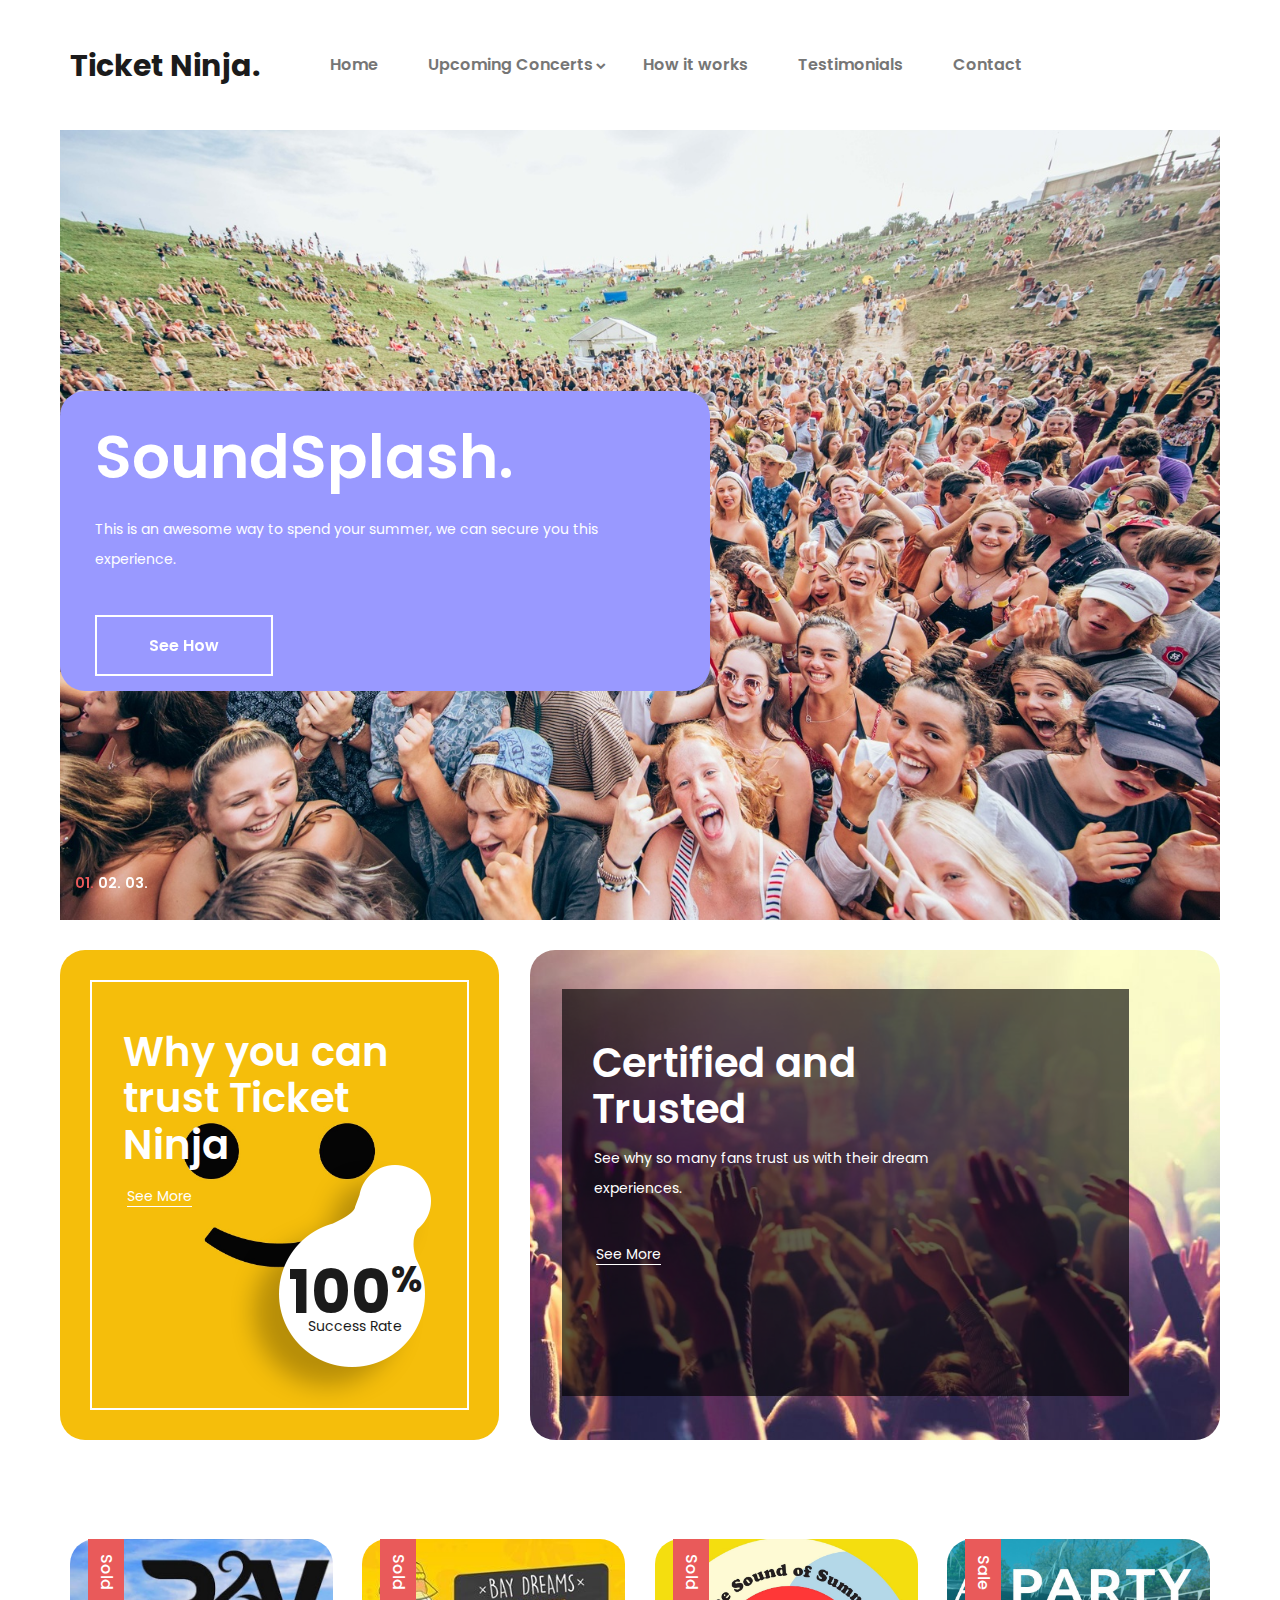
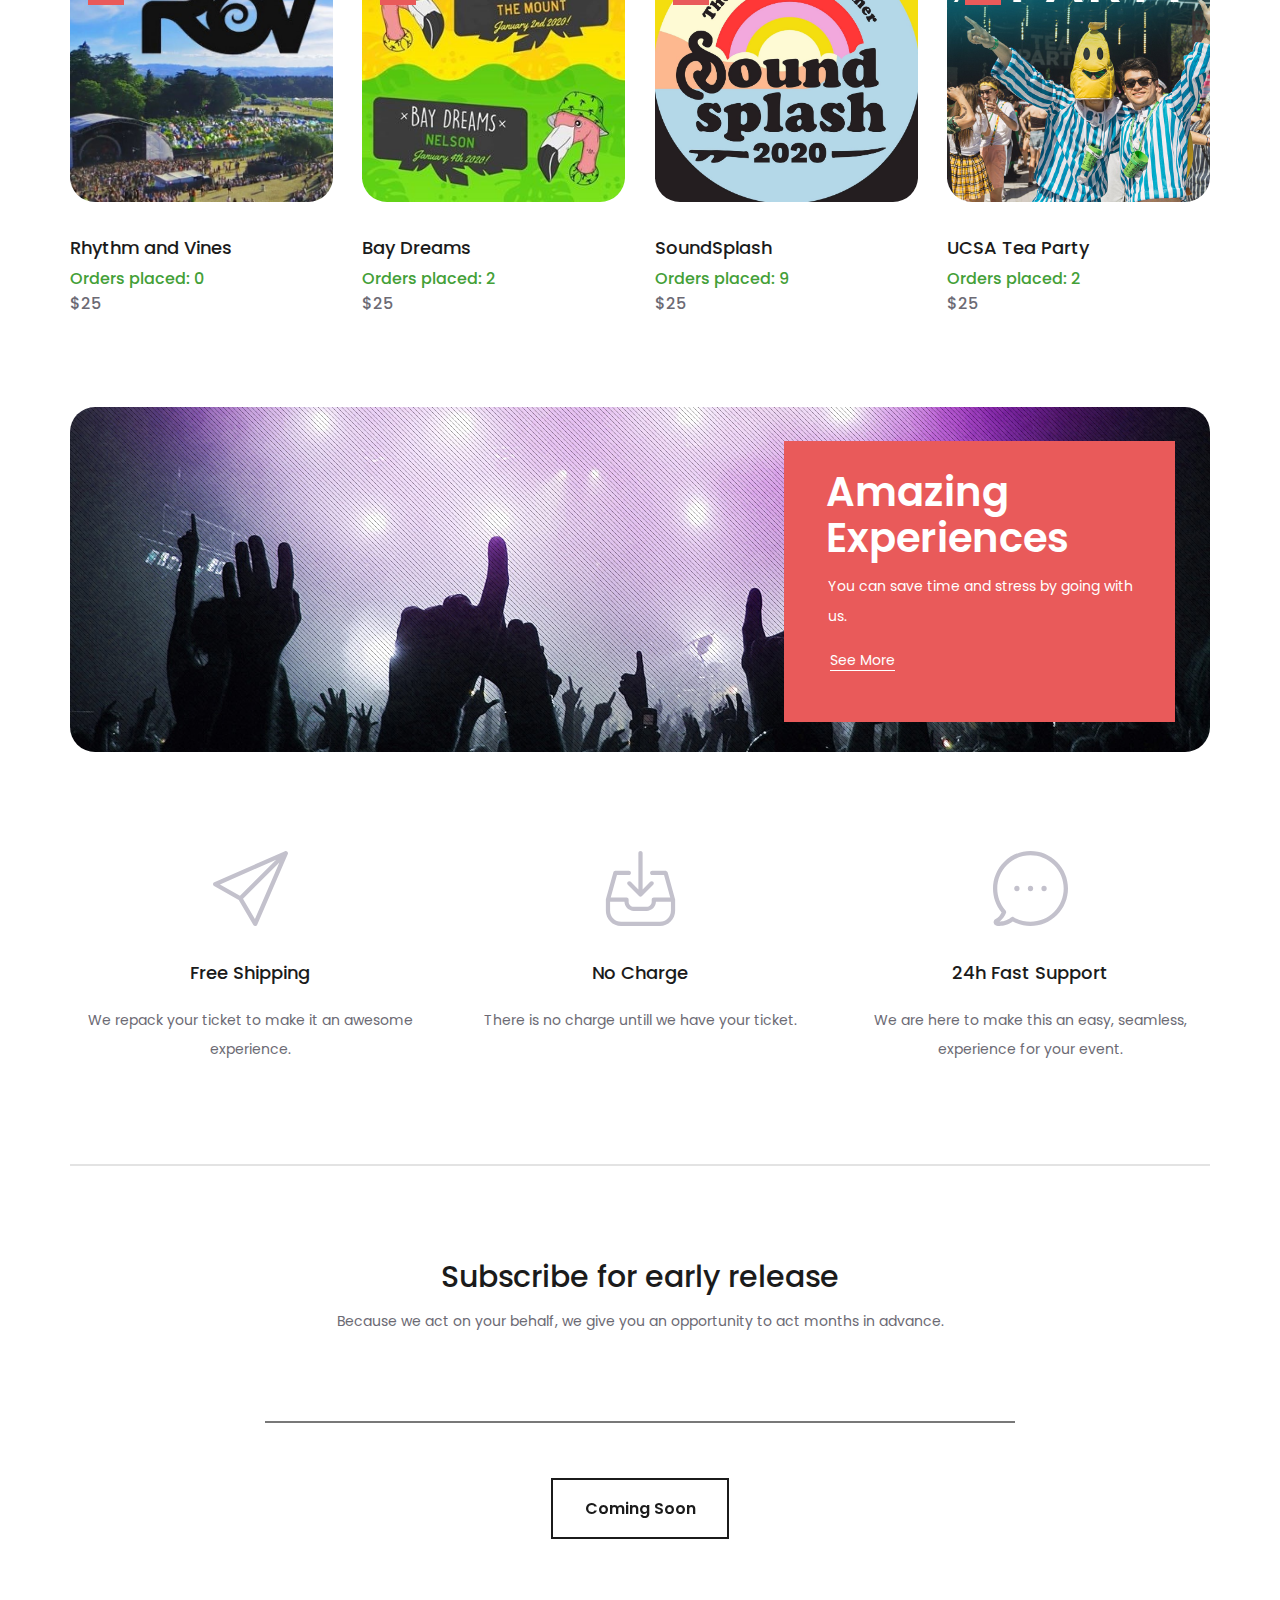
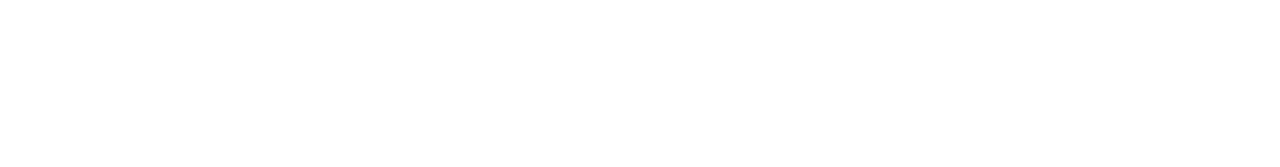
<file: index.html>
<!DOCTYPE html>
<html lang="en">
<head>
<title>Ticket Ninja</title>
<meta charset="utf-8">
<meta http-equiv="X-UA-Compatible" content="IE=edge">
<meta name="description" content="We can, when you can't">
<meta name="viewport" content="width=device-width, initial-scale=1">
<link rel="stylesheet" type="text/css" href="styles/bootstrap4/bootstrap.min.css">
<link href="plugins/font-awesome-4.7.0/css/font-awesome.min.css" rel="stylesheet" type="text/css">
<link rel="stylesheet" type="text/css" href="plugins/OwlCarousel2-2.2.1/owl.carousel.css">
<link rel="stylesheet" type="text/css" href="plugins/OwlCarousel2-2.2.1/owl.theme.default.css">
<link rel="stylesheet" type="text/css" href="plugins/OwlCarousel2-2.2.1/animate.css">
<link rel="stylesheet" type="text/css" href="styles/main_styles.css">
<link rel="stylesheet" type="text/css" href="styles/responsive.css">
</head>
<body>

<div class="super_container">

	<!-- Header -->

	<header class="header">
		<div class="header_container">
			<div class="container">
				<div class="row">
					<div class="col">
						<div class="header_content d-flex flex-row align-items-center justify-content-start">
							<div class="logo"><a href="#">Ticket Ninja.</a></div>
							<nav class="main_nav">
								<ul>
									<li><a href="index.html">Home</a></li>
									<li class="hassubs">
										<a href="upcomingConcerts.html">Upcoming Concerts</a>
										<ul>
											<li><a href="rv.html">Rhythm and vines</a></li>
											<li><a href="bayDreams.html">Bay Dreams</a></li>
											<li><a href="soundSplash.html">SoundSplash</a></li>
											<li><a href="teaparty.html">UCSA Tea Party</a></li>
										</ul>
									</li>
									<li><a href="howItWorks.html">How it works</a></li>
									<li><a href="testimonials.html">Testimonials</a></li>
									<li><a href="contact.html">Contact</a></li>
								</ul>
							</nav>
								<div class="hamburger"><i class="fa fa-bars" aria-hidden="true"></i></div>
							</div>
						</div>
					</div>
				</div>
			</div>
		</div>

		<!-- Social -->
		<div class="header_social">
			<ul>
				<li><a href="#"><i class="fa fa-pinterest" aria-hidden="true"></i></a></li>
				<li><a href="#"><i class="fa fa-instagram" aria-hidden="true"></i></a></li>
				<li><a href="#"><i class="fa fa-facebook" aria-hidden="true"></i></a></li>
				<li><a href="#"><i class="fa fa-twitter" aria-hidden="true"></i></a></li>
			</ul>
		</div>
	</header>

	<!-- Menu -->

	<div class="menu menu_mm trans_300">
		<div class="menu_container menu_mm">
			<div class="page_menu_content">
							
				<div class="page_menu_search menu_mm">
					<form action="#">
						<input type="search" required="required" class="page_menu_search_input menu_mm" placeholder="Search for products...">
					</form>
				</div>
				<ul class="page_menu_nav menu_mm">
					<li class="page_menu_item menu_mm"><a href="index.html">Home<i class="fa fa-angle-down"></i></a></li>
					<li class="page_menu_item has-children menu_mm">
						<a href="upcomingConcerts.html">Up coming events<i class="fa fa-angle-down"></i></a>
						<ul class="page_menu_selection menu_mm">
							<li class="page_menu_item menu_mm"><a href="rv.html">Rhythm and vines<i class="fa fa-angle-down"></i></a></li>
							<li class="page_menu_item menu_mm"><a href="bayDreams.html">Bay Dreams<i class="fa fa-angle-down"></i></a></li>
							<li class="page_menu_item menu_mm"><a href="soundSplash.html">SoundSplash<i class="fa fa-angle-down"></i></a></li>
							<li class="page_menu_item menu_mm"><a href="teaparty.html">UCSA Tea Party<i class="fa fa-angle-down"></i></a></li>
							
						</ul>
					</li>
					<li class="page_menu_item menu_mm"><a href="howItWorks.html">How it works<i class="fa fa-angle-down"></i></a></li>
					<li class="page_menu_item menu_mm"><a href="testimonials.html">Testimonials<i class="fa fa-angle-down"></i></a></li>
					<li class="page_menu_item menu_mm"><a href="contact.html">Contact<i class="fa fa-angle-down"></i></a></li>
				</ul>
			</div>
		</div>

		<div class="menu_close"><i class="fa fa-times" aria-hidden="true"></i></div>

		<div class="menu_social">
			<ul>
				<li><a href="#"><i class="fa fa-pinterest" aria-hidden="true"></i></a></li>
				<li><a href="#"><i class="fa fa-instagram" aria-hidden="true"></i></a></li>
				<li><a href="#"><i class="fa fa-facebook" aria-hidden="true"></i></a></li>
				<li><a href="#"><i class="fa fa-twitter" aria-hidden="true"></i></a></li>
			</ul>
		</div>
	</div>
	
	<!-- Home -->

	<div class="home">
		<div class="home_slider_container">
			
			<!-- Home Slider -->
			<div class="owl-carousel owl-theme home_slider">


				<!-- Slider Item -->
				<div class="owl-item home_slider_item">
					<div class="home_slider_background" style="background-image:url(images/home_slider_3.jpg)"></div>
					<div class="home_slider_content_container">
						<div class="container">
							<div class="row">
								<div class="col">
									<div class="home_slider_content"  data-animation-in="fadeIn" data-animation-out="animate-out fadeOut">
										<div class="home_slider_title">SoundSplash.</div>
										<div class="home_slider_subtitle">This is an awesome way to spend your summer, we can secure you this experience.</div>
										<div class="button button_light home_button"><a href="soundSplash.html">See How</a></div>
									</div>
								</div>
							</div>
						</div>
					</div>
				</div>
				
				<!-- Slider Item -->
				<div class="owl-item home_slider_item">
					<div class="home_slider_background" style="background-image:url(images/home_slider_1.jpg)"></div>
					<div class="home_slider_content_container">
						<div class="container">
							<div class="row">
								<div class="col">
									<div class="home_slider_content"  data-animation-in="fadeIn" data-animation-out="animate-out fadeOut">
										<div class="home_slider_title">Bay Dreams.</div>
										<div class="home_slider_subtitle">If your worried about missing out, then don't, we can get the tickets on your behalf.</div>
										<div class="button button_light home_button"><a href="bayDreams.html">Visit Now</a></div>
									</div>
								</div>
							</div>
						</div>
					</div>
				</div>

				<!-- Slider Item -->
				<div class="owl-item home_slider_item">
					<div class="home_slider_background" style="background-image:url(images/home_slider_2.jpg)"></div>
					<div class="home_slider_content_container">
						<div class="container">
							<div class="row">
								<div class="col">
									<div class="home_slider_content"  data-animation-in="fadeIn" data-animation-out="animate-out fadeOut">
										<div class="home_slider_title">Rhythm and Vines.</div>
										<div class="home_slider_subtitle">What a time to be alive, you don't want to miss this music festival.</div>
										<div class="button button_light home_button"><a href="rv.html">See How</a></div>
									</div>
								</div>
							</div>
						</div>
					</div>
				</div>
			</div>



			<!-- Home Slider Dots -->
			
			<div class="home_slider_dots_container">
				<div class="container">
					<div class="row">
						<div class="col">
							<div class="home_slider_dots">
								<ul id="home_slider_custom_dots" class="home_slider_custom_dots">
									<li class="home_slider_custom_dot active">01.</li>
									<li class="home_slider_custom_dot">02.</li>
									<li class="home_slider_custom_dot">03.</li>
								</ul>
							</div>
						</div>
					</div>
				</div>	
			</div>

		</div>
	</div>

	<!-- Ads -->

	<div class="avds">
		<div class="avds_container d-flex flex-lg-row flex-column align-items-start justify-content-between">
			<div class="avds_small">
				<div class="avds_background" style="background-image:url(images/avds_small.jpg)"></div>
				<div class="avds_small_inner">
					<div class="avds_discount_container">
						<img src="images/discount.png" alt="">
						<div>
							<div class="avds_discount">
								<div>100<span>%</span></div>
								<div>Success Rate</div>
							</div>
						</div>
					</div>
					<div class="avds_small_content">
						<div class="avds_title">Why you can trust Ticket Ninja</div>
						<div class="avds_link"><a href="howItWorks.html">See More</a></div>
					</div>
				</div>
			</div>
			<div class="avds_large">
				<div class="avds_background" style="background-image:url(images/avds_large.jpg)"></div>
				<div class="avds_large_container">
					<div class="avds_large_content">
						<div class="avds_title">Certified and Trusted</div>
						<div class="avds_text">See why so many fans trust us with their dream experiences.</div>
						<div class="avds_link avds_link_large"><a href="testimonials.html">See More</a></div>
					</div>
				</div>
			</div>
		</div>
	</div>

	<!-- Products -->

	<div class="products">
		<div class="container">
			<div class="row">
				<div class="col">
					
					<div class="product_grid">

						<!-- Product -->
						<div class="product">
							<div class="product_image"><img src="images/product_2.jpg" alt=""></div>
							<div class="product_extra product_sale"><a href="categories.html">Sold</a></div>
							<div class="product_content">
								<div class="product_title"><a href="rv.html">Rhythm and Vines</a></div>
								<div class="orders_placed">Orders placed: 0</div>
								<div class="product_price">$25</div>
							</div>
						</div>

						<!-- Product -->
						<div class="product">
							<div class="product_image"><img src="images/product_3.jpg" alt=""></div>
							<div class="product_extra product_sale"><a href="categories.html">Sold</a></div>
							<div class="product_content">
								<div class="product_title"><a href="bayDreams">Bay Dreams</a></div>
								<div class="orders_placed">Orders placed: 2</div>
								<div class="product_price">$25</div>
							</div>
						</div>

						<!-- Product -->
						<div class="product">
							<div class="product_image"><img src="images/product_4.jpg" alt=""></div>
							<div class="product_extra product_sale"><a href="categories.html">Sold</a></div>
							<div class="product_content">
								<div class="product_title"><a href="soundSplash.html">SoundSplash</a></div>
								<div class="orders_placed">Orders placed: 9</div>
								<div class="product_price">$25</div>
							</div>
						</div>

						<!-- Product -->
						<div class="product">
							<div class="product_image"><img src="images/product_5.jpg" alt=""></div>
							<div class="product_extra product_sale"><a href="categories.html">Sale</a></div>
							<div class="product_content">
								<div class="product_title"><a href="teaparty.html">UCSA Tea Party</a></div>
								<div class="orders_placed">Orders placed: 2</div>
								<div class="product_price">$25</div>
							</div>
						</div>


					</div>
						
				</div>
			</div>
		</div>
	</div>

	<!-- Ad -->

	<div class="avds_xl">
		<div class="container">
			<div class="row">
				<div class="col">
					<div class="avds_xl_container clearfix">
						<div class="avds_xl_background" style="background-image:url(images/avds_xl.jpg)"></div>
						<div class="avds_xl_content">
							<div class="avds_title">Amazing Experiences</div>
							<div class="avds_text">You can save time and stress by going with us.</div>
							<div class="avds_link avds_xl_link"><a href="howItWorks.html">See More</a></div>
						</div>
					</div>
				</div>
			</div>
		</div>
	</div>

	<!-- Icon Boxes -->

	<div class="icon_boxes">
		<div class="container">
			<div class="row icon_box_row">
				
				<!-- Icon Box -->
				<div class="col-lg-4 icon_box_col">
					<div class="icon_box">
						<div class="icon_box_image"><img src="images/icon_1.svg" alt=""></div>
						<div class="icon_box_title">Free Shipping</div>
						<div class="icon_box_text">
							<p>We repack your ticket to make it an awesome experience.</p>
						</div>
					</div>
				</div>

				<!-- Icon Box -->
				<div class="col-lg-4 icon_box_col">
					<div class="icon_box">
						<div class="icon_box_image"><img src="images/icon_2.svg" alt=""></div>
						<div class="icon_box_title">No Charge</div>
						<div class="icon_box_text">
							<p>There is no charge untill we have your ticket.</p>
						</div>
					</div>
				</div>

				<!-- Icon Box -->
				<div class="col-lg-4 icon_box_col">
					<div class="icon_box">
						<div class="icon_box_image"><img src="images/icon_3.svg" alt=""></div>
						<div class="icon_box_title">24h Fast Support</div>
						<div class="icon_box_text">
							<p>We are here to make this an easy, seamless, experience for your event.</p>
						</div>
					</div>
				</div>

			</div>
		</div>
	</div>

	<!-- Newsletter -->

	<div class="newsletter">
		<div class="container">
			<div class="row">
				<div class="col">
					<div class="newsletter_border"></div>
				</div>
			</div>
			<div class="row">
				<div class="col-lg-8 offset-lg-2">
					<div class="newsletter_content text-center">
						<div class="newsletter_title">Subscribe for early release</div>
						<div class="newsletter_text"><p>Because we act on your behalf, we give you an opportunity to act months in advance.</p></div>
						<div class="newsletter_form_container">
							<form action="#" id="newsletter_form" class="newsletter_form">
								<input type="email" class="newsletter_input" required="required">
								<button class="newsletter_button trans_200"><span>Coming Soon</span></button>
							</form>
						</div>
					</div>
				</div>
			</div>
		</div>
	</div>

	<!-- Footer -->
	
	<div class="footer_overlay"></div>
	<footer class="footer">
		<div class="footer_background" style="background-image:url(images/footer.jpg)"></div>
		<div class="container">
			<div class="row">
				<div class="col">
					<div class="footer_content d-flex flex-lg-row flex-column align-items-center justify-content-lg-start justify-content-center">
						<div class="footer_logo"><a href="#">Ticket Ninja.</a></div>
						<div class="copyright ml-auto mr-auto"><!-- Link back to Colorlib can't be removed. Template is licensed under CC BY 3.0. -->
Copyright &copy;<script>document.write(new Date().getFullYear());</script> All rights reserved | <a href="https://colorlib.com" target="_blank">Colorlib</a>
<!-- Link back to Colorlib can't be removed. Template is licensed under CC BY 3.0. --></div>
						<div class="footer_social ml-lg-auto">
							<ul>
								<li><a href="#"><i class="fa fa-pinterest" aria-hidden="true"></i></a></li>
								<li><a href="#"><i class="fa fa-instagram" aria-hidden="true"></i></a></li>
								<li><a href="#"><i class="fa fa-facebook" aria-hidden="true"></i></a></li>
								<li><a href="#"><i class="fa fa-twitter" aria-hidden="true"></i></a></li>
							</ul>
						</div>
					</div>
				</div>
			</div>
		</div>
	</footer>
</div>

<script src="js/jquery-3.2.1.min.js"></script>
<script src="styles/bootstrap4/popper.js"></script>
<script src="styles/bootstrap4/bootstrap.min.js"></script>
<script src="plugins/greensock/TweenMax.min.js"></script>
<script src="plugins/greensock/TimelineMax.min.js"></script>
<script src="plugins/scrollmagic/ScrollMagic.min.js"></script>
<script src="plugins/greensock/animation.gsap.min.js"></script>
<script src="plugins/greensock/ScrollToPlugin.min.js"></script>
<script src="plugins/OwlCarousel2-2.2.1/owl.carousel.js"></script>
<script src="plugins/Isotope/isotope.pkgd.min.js"></script>
<script src="plugins/easing/easing.js"></script>
<script src="plugins/parallax-js-master/parallax.min.js"></script>
<script src="js/custom.js"></script>
</body>
</html>
</file>
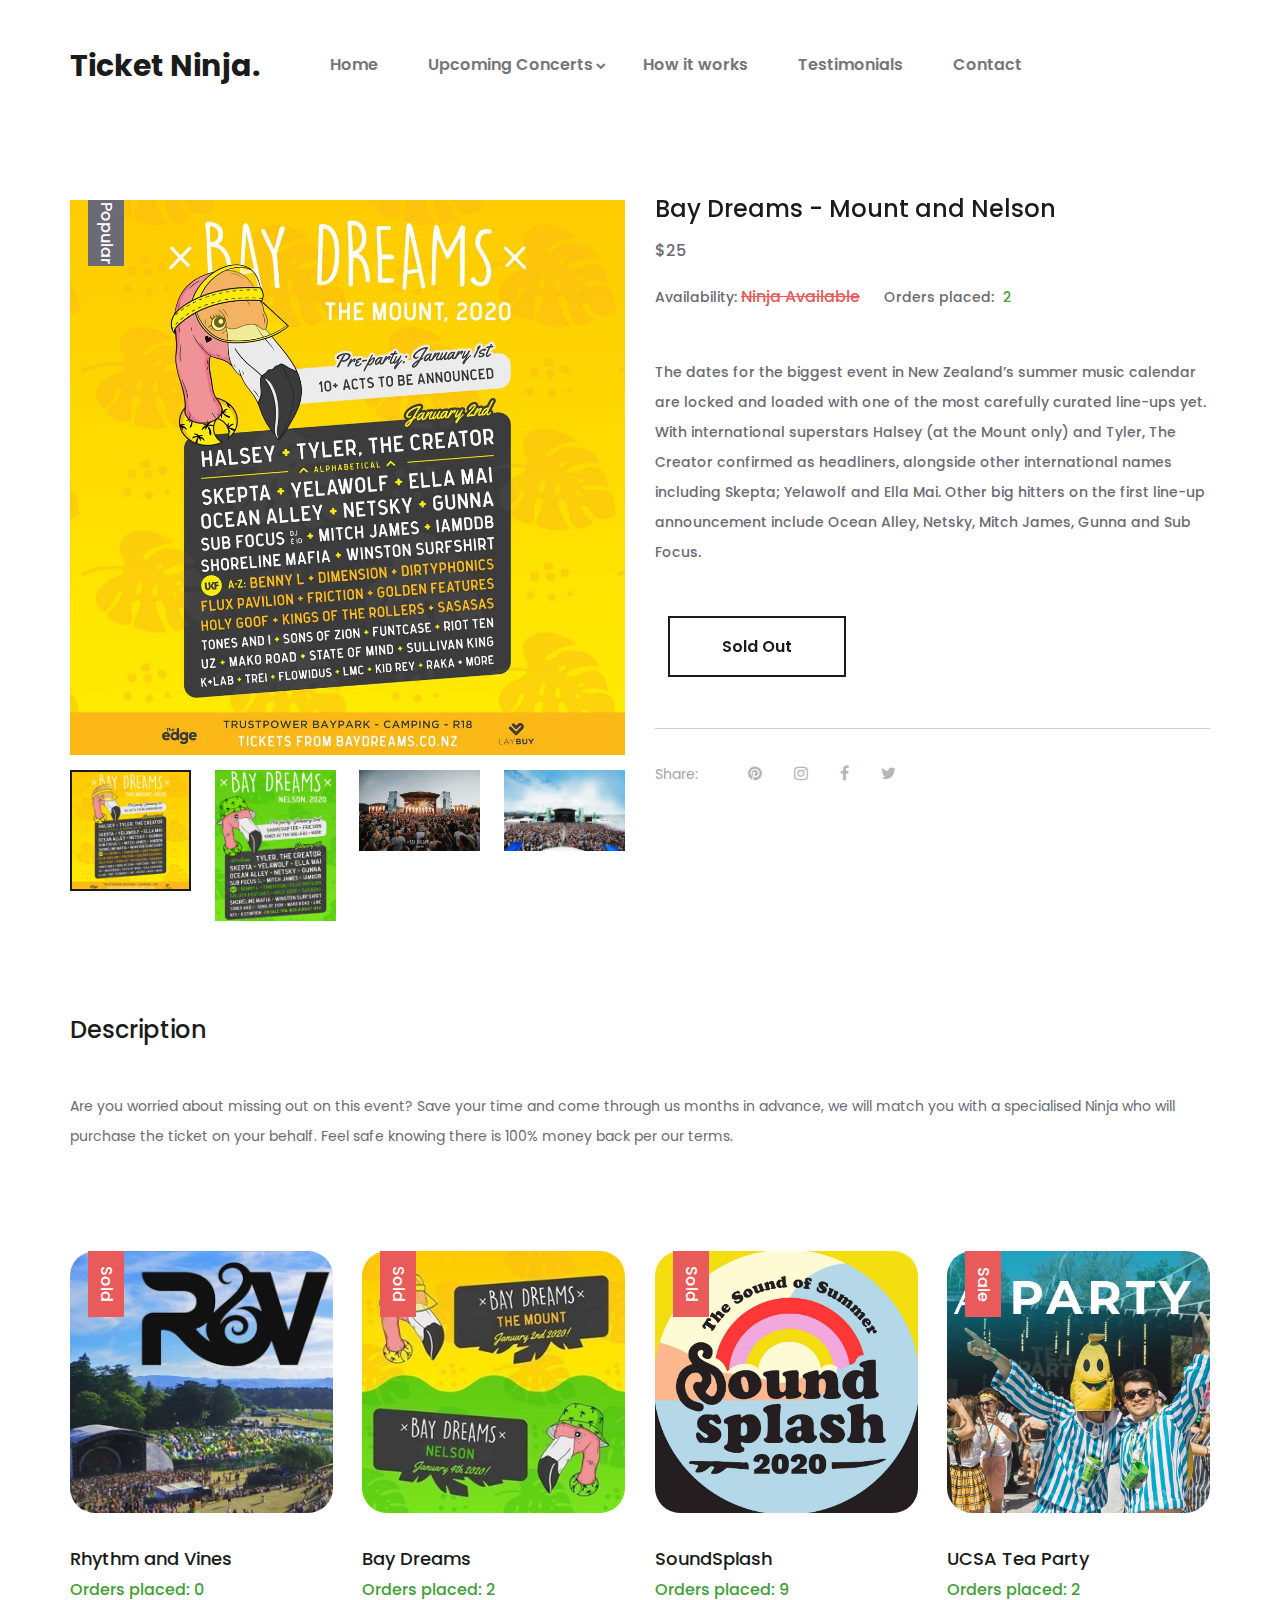
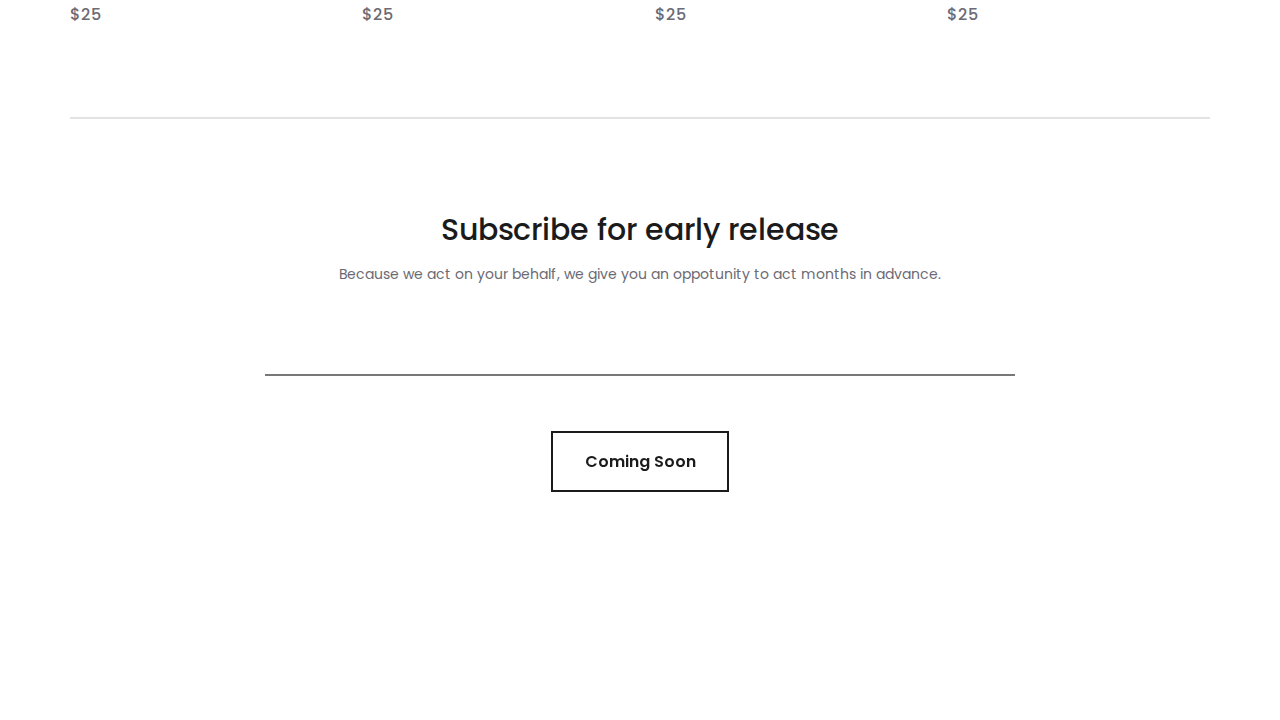
<file: bayDreams.html>
<!DOCTYPE html>
<html lang="en">
<head>
<title>Bay Dreams</title>
<meta charset="utf-8">
<meta http-equiv="X-UA-Compatible" content="IE=edge">
<meta name="description" content="Sublime project">
<meta name="viewport" content="width=device-width, initial-scale=1">
<link rel="stylesheet" type="text/css" href="styles/bootstrap4/bootstrap.min.css">
<link href="plugins/font-awesome-4.7.0/css/font-awesome.min.css" rel="stylesheet" type="text/css">
<link rel="stylesheet" type="text/css" href="plugins/OwlCarousel2-2.2.1/owl.carousel.css">
<link rel="stylesheet" type="text/css" href="plugins/OwlCarousel2-2.2.1/owl.theme.default.css">
<link rel="stylesheet" type="text/css" href="plugins/OwlCarousel2-2.2.1/animate.css">
<link rel="stylesheet" type="text/css" href="styles/product.css">
<link rel="stylesheet" type="text/css" href="styles/product_responsive.css">
</head>
<body>

<div class="super_container">

	<!-- Header -->

	<header class="header">
		<div class="header_container">
			<div class="container">
				<div class="row">
					<div class="col">
						<div class="header_content d-flex flex-row align-items-center justify-content-start">
							<div class="logo"><a href="#">Ticket Ninja.</a></div>
							<nav class="main_nav">
								<ul>
									<li><a href="index.html">Home</a></li>
									<li class="hassubs">
										<a href="upcomingConcerts.html">Upcoming Concerts</a>
										<ul>
											<li><a href="rv.html">Rhythm and vines</a></li>
											<li><a href="bayDreams.html">Bay Dreams</a></li>
											<li><a href="soundSplash.html">SoundSplash</a></li>
											<li><a href="teaparty.html">UCSA Tea Party</a></li>
										</ul>
									</li>
									<li><a href="howItWorks.html">How it works</a></li>
									<li><a href="testimonials.html">Testimonials</a></li>
									<li><a href="contact.html">Contact</a></li>
								</ul>
							</nav>
								<div class="hamburger"><i class="fa fa-bars" aria-hidden="true"></i></div>
							</div>
						</div>
					</div>
				</div>
			</div>
		</div>

		<!-- Social -->
		<div class="header_social">
			<ul>
				<li><a href="#"><i class="fa fa-pinterest" aria-hidden="true"></i></a></li>
				<li><a href="#"><i class="fa fa-instagram" aria-hidden="true"></i></a></li>
				<li><a href="#"><i class="fa fa-facebook" aria-hidden="true"></i></a></li>
				<li><a href="#"><i class="fa fa-twitter" aria-hidden="true"></i></a></li>
			</ul>
		</div>
	</header>

	<!-- Menu -->

	<div class="menu menu_mm trans_300">
		<div class="menu_container menu_mm">
			<div class="page_menu_content">
							
				<div class="page_menu_search menu_mm">
					<form action="#">
						<input type="search" required="required" class="page_menu_search_input menu_mm" placeholder="Search for products...">
					</form>
				</div>
				<ul class="page_menu_nav menu_mm">
					<li class="page_menu_item menu_mm"><a href="index.html">Home<i class="fa fa-angle-down"></i></a></li>
					<li class="page_menu_item has-children menu_mm">
						<a href="upcomingConcerts.html">Up coming events<i class="fa fa-angle-down"></i></a>
						<ul class="page_menu_selection menu_mm">
							<li class="page_menu_item menu_mm"><a href="rv.html">Rhythm and vines<i class="fa fa-angle-down"></i></a></li>
							<li class="page_menu_item menu_mm"><a href="bayDreams.html">Bay Dreams<i class="fa fa-angle-down"></i></a></li>
							<li class="page_menu_item menu_mm"><a href="soundSplash.html">SoundSplash<i class="fa fa-angle-down"></i></a></li>
							<li class="page_menu_item menu_mm"><a href="teaparty.html">UCSA Tea Party<i class="fa fa-angle-down"></i></a></li>
							
						</ul>
					</li>
					<li class="page_menu_item menu_mm"><a href="howItWorks.html">How it works<i class="fa fa-angle-down"></i></a></li>
					<li class="page_menu_item menu_mm"><a href="testimonials.html">Testimonials<i class="fa fa-angle-down"></i></a></li>
					<li class="page_menu_item menu_mm"><a href="contact.html">Contact<i class="fa fa-angle-down"></i></a></li>
				</ul>
			</div>
		</div>

		<div class="menu_close"><i class="fa fa-times" aria-hidden="true"></i></div>

		<div class="menu_social">
			<ul>
				<li><a href="#"><i class="fa fa-pinterest" aria-hidden="true"></i></a></li>
				<li><a href="#"><i class="fa fa-instagram" aria-hidden="true"></i></a></li>
				<li><a href="#"><i class="fa fa-facebook" aria-hidden="true"></i></a></li>
				<li><a href="#"><i class="fa fa-twitter" aria-hidden="true"></i></a></li>
			</ul>
		</div>
	</div>
	

	<!-- Product Details -->

	<div class="product_details">
		<div class="container">
			<div class="row details_row">

				<!-- Product Image -->
				<div class="col-lg-6">
					<div class="details_image">
						<div class="details_image_large"><img src="images/bay/bay1.jpg" alt=""><div class="product_extra product_new"><a href="bayDreams.html">Popular</a></div></div>
						<div class="details_image_thumbnails d-flex flex-row align-items-start justify-content-between">
							<div class="details_image_thumbnail active" data-image="images/bay/bay1.jpg"><img src="images/bay/bay1.jpg" alt=""></div>
							<div class="details_image_thumbnail" data-image="images/bay/bay2.png"><img src="images/bay/bay2.png" alt=""></div>
							<div class="details_image_thumbnail" data-image="images/bay/bay3.jpg"><img src="images/bay/bay3.jpg" alt=""></div>
							<div class="details_image_thumbnail" data-image="images/bay/bay4.jpg"><img src="images/bay/bay4.jpg" alt=""></div>
						</div>
					</div>
				</div>

				<!-- Product Content -->
				<div class="col-lg-6">
					<div class="details_content">
						<div class="details_name">Bay Dreams - Mount and Nelson</div>
						<div class="details_price">$25</div>

						<!-- In Stock -->
						<div class="in_stock_container">
							<div class="availability">Availability:</div>
							<div class="details_discount">Ninja Available</div>
							<div class="availability">Orders placed:</div>
							<span> 2</span>
						</div>
						<div class="details_text">
							<p>The dates for the biggest event in New Zealand’s summer music calendar are locked and loaded with one of the most carefully curated line-ups yet. 
							With international superstars Halsey (at the Mount only) and Tyler, The Creator confirmed as headliners, alongside other international names including Skepta; Yelawolf and Ella Mai.

Other big hitters on the first line-up announcement include Ocean Alley, Netsky, Mitch James, Gunna and Sub Focus. </p>
						</div>

						<!-- Product Quantity -->
						<div class="product_quantity_container">
							<div class="button cart_button"><a href="bayDreams.html">Sold Out</a></div>
						</div>

						<!-- Share -->
						<div class="details_share">
							<span>Share:</span>
							<ul>
								<li><a href="#"><i class="fa fa-pinterest" aria-hidden="true"></i></a></li>
								<li><a href="#"><i class="fa fa-instagram" aria-hidden="true"></i></a></li>
								<li><a href="#"><i class="fa fa-facebook" aria-hidden="true"></i></a></li>
								<li><a href="#"><i class="fa fa-twitter" aria-hidden="true"></i></a></li>
							</ul>
						</div>
					</div>
				</div>
			</div>

			<div class="row description_row">
				<div class="col">
					<div class="description_title_container">
						<div class="description_title">Description</div>
					</div>
					<div class="description_text">
						<p>Are you worried about missing out on this event? Save your time and come through us months in advance, we will match you with a specialised Ninja who will purchase the ticket on your behalf. Feel safe knowing there is 100% money back per our terms.</p>
					</div>
				</div>
			</div>
		</div>
	</div>

	<!-- Products -->

	<div class="products">
		<div class="container">
			<div class="row">
				<div class="col">
					
					<div class="product_grid">

						<!-- Product -->
						<div class="product">
							<div class="product_image"><img src="images/product_2.jpg" alt=""></div>
							<div class="product_extra product_sale"><a href="categories.html">Sold</a></div>
							<div class="product_content">
								<div class="product_title"><a href="rv.html">Rhythm and Vines</a></div>
								<div class="orders_placed">Orders placed: 0</div>
								<div class="product_price">$25</div>
							</div>
						</div>

						<!-- Product -->
						<div class="product">
							<div class="product_image"><img src="images/product_3.jpg" alt=""></div>
							<div class="product_extra product_sale"><a href="categories.html">Sold</a></div>
							<div class="product_content">
								<div class="product_title"><a href="bayDreams">Bay Dreams</a></div>
								<div class="orders_placed">Orders placed: 2</div>
								<div class="product_price">$25</div>
							</div>
						</div>

						<!-- Product -->
						<div class="product">
							<div class="product_image"><img src="images/product_4.jpg" alt=""></div>
							<div class="product_extra product_sale"><a href="categories.html">Sold</a></div>
							<div class="product_content">
								<div class="product_title"><a href="soundSplash.html">SoundSplash</a></div>
								<div class="orders_placed">Orders placed: 9</div>
								<div class="product_price">$25</div>
							</div>
						</div>

						<!-- Product -->
						<div class="product">
							<div class="product_image"><img src="images/product_5.jpg" alt=""></div>
							<div class="product_extra product_sale"><a href="categories.html">Sale</a></div>
							<div class="product_content">
								<div class="product_title"><a href="teaparty.html">UCSA Tea Party</a></div>
								<div class="orders_placed">Orders placed: 2</div>
								<div class="product_price">$25</div>
							</div>
						</div>


					</div>
						
				</div>
			</div>
		</div>
	</div>

	<!-- Newsletter -->

	<div class="newsletter">
		<div class="container">
			<div class="row">
				<div class="col">
					<div class="newsletter_border"></div>
				</div>
			</div>
			<div class="row">
				<div class="col-lg-8 offset-lg-2">
					<div class="newsletter_content text-center">
						<div class="newsletter_title">Subscribe for early release</div>
						<div class="newsletter_text"><p>Because we act on your behalf, we give you an oppotunity to act months in advance.</p></div>
						<div class="newsletter_form_container">
							<form action="#" id="newsletter_form" class="newsletter_form">
								<input type="email" class="newsletter_input" required="required">
								<button class="newsletter_button trans_200"><span>Coming Soon</span></button>
							</form>
						</div>
					</div>
				</div>
			</div>
		</div>
	</div>

    <!-- Footer -->
	
	<div class="footer_overlay"></div>
	<footer class="footer">
		<div class="footer_background" style="background-image:url(images/footer.jpg)"></div>
		<div class="container">
			<div class="row">
				<div class="col">
					<div class="footer_content d-flex flex-lg-row flex-column align-items-center justify-content-lg-start justify-content-center">
						<div class="footer_logo"><a href="#">Ticket Ninja.</a></div>
						<div class="copyright ml-auto mr-auto"><!-- Link back to Colorlib can't be removed. Template is licensed under CC BY 3.0. -->
Copyright &copy;<script>document.write(new Date().getFullYear());</script> All rights reserved | <a href="https://colorlib.com" target="_blank">Colorlib</a>
<!-- Link back to Colorlib can't be removed. Template is licensed under CC BY 3.0. --></div>
						<div class="footer_social ml-lg-auto">
							<ul>
								<li><a href="#"><i class="fa fa-pinterest" aria-hidden="true"></i></a></li>
								<li><a href="#"><i class="fa fa-instagram" aria-hidden="true"></i></a></li>
								<li><a href="#"><i class="fa fa-facebook" aria-hidden="true"></i></a></li>
								<li><a href="#"><i class="fa fa-twitter" aria-hidden="true"></i></a></li>
							</ul>
						</div>
					</div>
				</div>
			</div>
		</div>
	</footer>
</div>

<script src="js/jquery-3.2.1.min.js"></script>
<script src="styles/bootstrap4/popper.js"></script>
<script src="styles/bootstrap4/bootstrap.min.js"></script>
<script src="plugins/greensock/TweenMax.min.js"></script>
<script src="plugins/greensock/TimelineMax.min.js"></script>
<script src="plugins/scrollmagic/ScrollMagic.min.js"></script>
<script src="plugins/greensock/animation.gsap.min.js"></script>
<script src="plugins/greensock/ScrollToPlugin.min.js"></script>
<script src="plugins/OwlCarousel2-2.2.1/owl.carousel.js"></script>
<script src="plugins/Isotope/isotope.pkgd.min.js"></script>
<script src="plugins/easing/easing.js"></script>
<script src="plugins/parallax-js-master/parallax.min.js"></script>
<script src="js/product.js"></script>
</body>
</html>
</file>
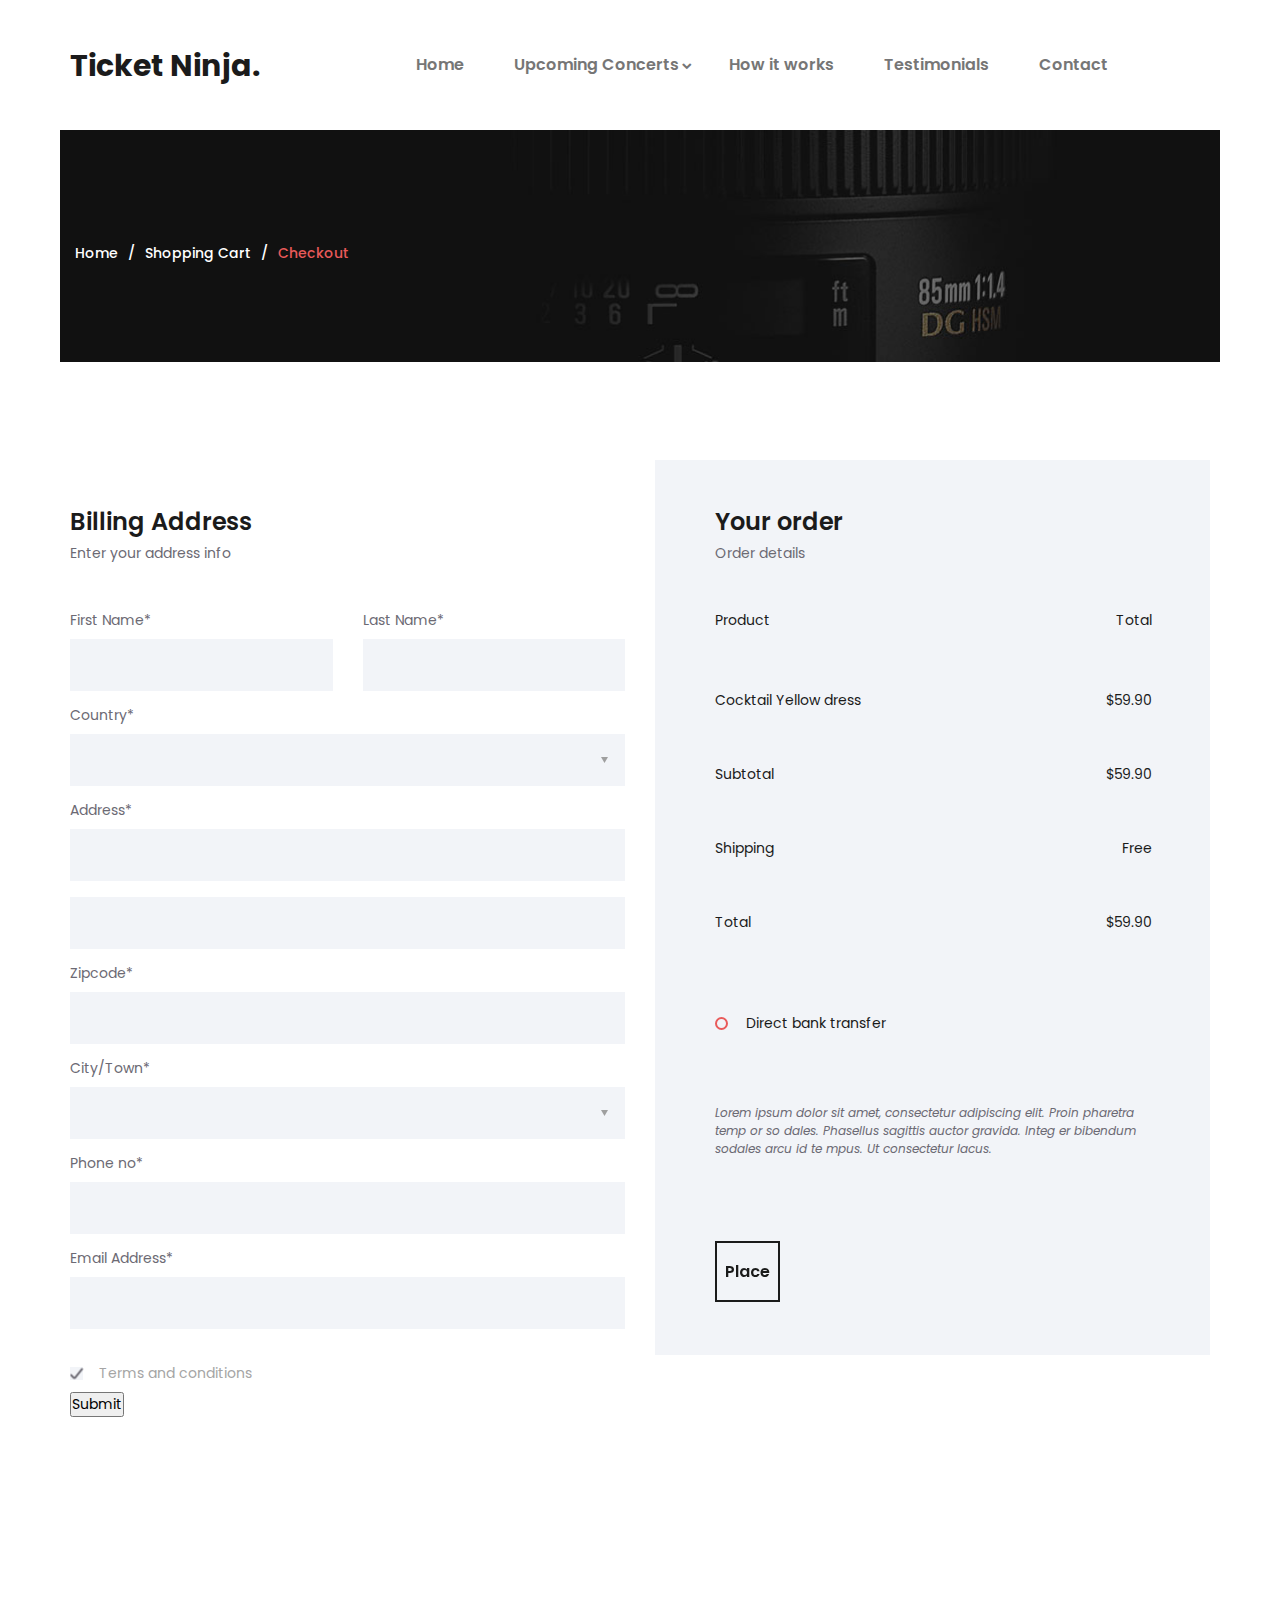
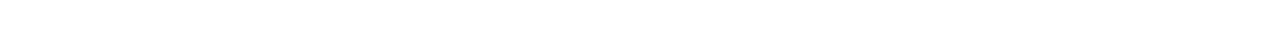
<file: checkout.html>
<!DOCTYPE html>
<html lang="en">
<head>
<title>Checkout</title>
<meta charset="utf-8">
<meta http-equiv="X-UA-Compatible" content="IE=edge">
<meta name="description" content="Sublime project">
<meta name="viewport" content="width=device-width, initial-scale=1">
<link rel="stylesheet" type="text/css" href="styles/bootstrap4/bootstrap.min.css">
<link href="plugins/font-awesome-4.7.0/css/font-awesome.min.css" rel="stylesheet" type="text/css">
<link rel="stylesheet" type="text/css" href="styles/checkout.css">
<link rel="stylesheet" type="text/css" href="styles/checkout_responsive.css">
</head>
<body>

<div class="super_container">

	<!-- Header -->

	<header class="header">
		<div class="header_container">
			<div class="container">
				<div class="row">
					<div class="col">
						<div class="header_content d-flex flex-row align-items-center justify-content-start">
							<div class="logo"><a href="#">Ticket Ninja.</a></div>
							<nav class="main_nav">
								<ul>
									<li><a href="index.html">Home</a></li>
									<li class="hassubs">
										<a href="upcomingConcerts.html">Upcoming Concerts</a>
										<ul>
											<li><a href="rv.html">Rhythm and vines</a></li>
											<li><a href="bayDreams.html">Bay Dreams</a></li>
											<li><a href="soundSplash.html">SoundSplash</a></li>
											<li><a href="teaparty.html">UCSA Tea Party</a></li>
										</ul>
									</li>
									<li><a href="howItWorks.html">How it works</a></li>
									<li><a href="testimonials.html">Testimonials</a></li>
									<li><a href="contact.html">Contact</a></li>
								</ul>
							</nav>
								<div class="hamburger"><i class="fa fa-bars" aria-hidden="true"></i></div>
							</div>
						</div>
					</div>
				</div>
			</div>
		</div>

		<!-- Social -->
		<div class="header_social">
			<ul>
				<li><a href="#"><i class="fa fa-pinterest" aria-hidden="true"></i></a></li>
				<li><a href="#"><i class="fa fa-instagram" aria-hidden="true"></i></a></li>
				<li><a href="#"><i class="fa fa-facebook" aria-hidden="true"></i></a></li>
				<li><a href="#"><i class="fa fa-twitter" aria-hidden="true"></i></a></li>
			</ul>
		</div>
	</header>

	<!-- Menu -->

	<div class="menu menu_mm trans_300">
		<div class="menu_container menu_mm">
			<div class="page_menu_content">
							
				<div class="page_menu_search menu_mm">
					<form action="#">
						<input type="search" required="required" class="page_menu_search_input menu_mm" placeholder="Search for products...">
					</form>
				</div>
				<ul class="page_menu_nav menu_mm">
					<li class="page_menu_item menu_mm"><a href="index.html">Home<i class="fa fa-angle-down"></i></a></li>
					<li class="page_menu_item has-children menu_mm">
						<a href="upcomingConcerts.html">Up coming events<i class="fa fa-angle-down"></i></a>
						<ul class="page_menu_selection menu_mm">
							<li class="page_menu_item menu_mm"><a href="rv.html">Rhythm and vines<i class="fa fa-angle-down"></i></a></li>
							<li class="page_menu_item menu_mm"><a href="bayDreams.html">Bay Dreams<i class="fa fa-angle-down"></i></a></li>
							<li class="page_menu_item menu_mm"><a href="soundSplash.html">SoundSplash<i class="fa fa-angle-down"></i></a></li>
							<li class="page_menu_item menu_mm"><a href="teaparty.html">UCSA Tea Party<i class="fa fa-angle-down"></i></a></li>
							
						</ul>
					</li>
					<li class="page_menu_item menu_mm"><a href="howItWorks.html">How it works<i class="fa fa-angle-down"></i></a></li>
					<li class="page_menu_item menu_mm"><a href="testimonials.html">Testimonials<i class="fa fa-angle-down"></i></a></li>
					<li class="page_menu_item menu_mm"><a href="contact.html">Contact<i class="fa fa-angle-down"></i></a></li>
				</ul>
			</div>
		</div>

		<div class="menu_close"><i class="fa fa-times" aria-hidden="true"></i></div>

		<div class="menu_social">
			<ul>
				<li><a href="#"><i class="fa fa-pinterest" aria-hidden="true"></i></a></li>
				<li><a href="#"><i class="fa fa-instagram" aria-hidden="true"></i></a></li>
				<li><a href="#"><i class="fa fa-facebook" aria-hidden="true"></i></a></li>
				<li><a href="#"><i class="fa fa-twitter" aria-hidden="true"></i></a></li>
			</ul>
		</div>
	</div>
	
	<!-- Home -->

	<div class="home">
		<div class="home_container">
			<div class="home_background" style="background-image:url(images/cart.jpg)"></div>
			<div class="home_content_container">
				<div class="container">
					<div class="row">
						<div class="col">
							<div class="home_content">
								<div class="breadcrumbs">
									<ul>
										<li><a href="index.html">Home</a></li>
										<li><a href="cart.html">Shopping Cart</a></li>
										<li>Checkout</li>
									</ul>
								</div>
							</div>
						</div>
					</div>
				</div>
			</div>
		</div>
	</div>

	<!-- Checkout -->
	
	<div class="checkout">
		<div class="container">
			<div class="row">

				<!-- Billing Info -->
				<div class="col-lg-6">
					<div class="billing checkout_section">
						<div class="section_title">Billing Address</div>
						<div class="section_subtitle">Enter your address info</div>
						<div class="checkout_form_container">
							<form action="/form.php" id="checkout_form" class="checkout_form">
								<div class="row">
									<div class="col-xl-6">
										<!-- Name -->
										<label for="checkout_name">First Name*</label>
										<input type="text" id="checkout_name" class="checkout_input" required="required">
									</div>
									<div class="col-xl-6 last_name_col">
										<!-- Last Name -->
										<label for="checkout_last_name">Last Name*</label>
										<input type="text" id="checkout_last_name" class="checkout_input" required="required">
									</div>
								</div>
								
								<div>
									<!-- Country -->
									<label for="checkout_country">Country*</label>
									<select name="checkout_country" id="checkout_country" class="dropdown_item_select checkout_input" require="required">
										<option></option>
										<option>New Zealand</option>
										<option>Australia</option>
									</select>
								</div>
								<div>
									<!-- Address -->
									<label for="checkout_address">Address*</label>
									<input type="text" id="checkout_address" class="checkout_input" required="required">
									<input type="text" id="checkout_address_2" class="checkout_input checkout_address_2" required="required">
								</div>
								<div>
									<!-- Zipcode -->
									<label for="checkout_zipcode">Zipcode*</label>
									<input type="text" id="checkout_zipcode" class="checkout_input" required="required">
								</div>
								<div>
									<!-- City / Town -->
									<label for="checkout_city">City/Town*</label>
									<select name="checkout_city" id="checkout_city" class="dropdown_item_select checkout_input" require="required">
										<option></option>
										<option>City</option>
										<option>City</option>
										<option>City</option>
										<option>City</option>
									</select>
								</div>
								<div>
									<!-- Phone no -->
									<label for="checkout_phone">Phone no*</label>
									<input type="phone" id="checkout_phone" class="checkout_input" required="required">
								</div>
								<div>
									<!-- Email -->
									<label for="checkout_email">Email Address*</label>
									<input type="phone" id="checkout_email" class="checkout_input" required="required">
								</div>
								<div class="checkout_extra">
									<div>
										<input type="checkbox" id="checkbox_terms" name="regular_checkbox" class="regular_checkbox" checked="checked">
										<label for="checkbox_terms"><img src="images/check.png" alt=""></label>
										<span class="checkbox_title">Terms and conditions</span>
									</div>
									<input type="submit" value="Submit">
								</div>
							</form>
						</div>
					</div>
				</div>

				<!-- Order Info -->

				<div class="col-lg-6">
					<div class="order checkout_section">
						<div class="section_title">Your order</div>
						<div class="section_subtitle">Order details</div>

						<!-- Order details -->
						<div class="order_list_container">
							<div class="order_list_bar d-flex flex-row align-items-center justify-content-start">
								<div class="order_list_title">Product</div>
								<div class="order_list_value ml-auto">Total</div>
							</div>
							<ul class="order_list">
								<li class="d-flex flex-row align-items-center justify-content-start">
									<div class="order_list_title">Cocktail Yellow dress</div>
									<div class="order_list_value ml-auto">$59.90</div>
								</li>
								<li class="d-flex flex-row align-items-center justify-content-start">
									<div class="order_list_title">Subtotal</div>
									<div class="order_list_value ml-auto">$59.90</div>
								</li>
								<li class="d-flex flex-row align-items-center justify-content-start">
									<div class="order_list_title">Shipping</div>
									<div class="order_list_value ml-auto">Free</div>
								</li>
								<li class="d-flex flex-row align-items-center justify-content-start">
									<div class="order_list_title">Total</div>
									<div class="order_list_value ml-auto">$59.90</div>
								</li>
							</ul>
						</div>

						<!-- Payment Options -->
						<div class="payment">
							<div class="payment_options">
								<label class="payment_option clearfix">Direct bank transfer
									<input type="radio" checked="checked" name="radio">
									<span class="checkmark"></span>
								</label>
							</div>
						</div>

						<!-- Order Text -->
						<div class="order_text">Lorem ipsum dolor sit amet, consectetur adipiscing elit. Proin pharetra temp or so dales. Phasellus sagittis auctor gravida. Integ er bibendum sodales arcu id te mpus. Ut consectetur lacus.</div>
						<div class="button order_button"><a href="/form.php">Place Order</a></div>
					</div>
				</div>
			</div>
		</div>
	</div>

	<!-- Footer -->
	
	<div class="footer_overlay"></div>
	<footer class="footer">
		<div class="footer_background" style="background-image:url(images/footer.jpg)"></div>
		<div class="container">
			<div class="row">
				<div class="col">
					<div class="footer_content d-flex flex-lg-row flex-column align-items-center justify-content-lg-start justify-content-center">
						<div class="footer_logo"><a href="#">Sublime.</a></div>
						<div class="copyright ml-auto mr-auto"><!-- Link back to Colorlib can't be removed. Template is licensed under CC BY 3.0. -->
Copyright &copy;<script>document.write(new Date().getFullYear());</script> All rights reserved | This template is made with <i class="fa fa-heart-o" aria-hidden="true"></i> by <a href="https://colorlib.com" target="_blank">Colorlib</a>
<!-- Link back to Colorlib can't be removed. Template is licensed under CC BY 3.0. --></div>
						<div class="footer_social ml-lg-auto">
							<ul>
								<li><a href="#"><i class="fa fa-pinterest" aria-hidden="true"></i></a></li>
								<li><a href="#"><i class="fa fa-instagram" aria-hidden="true"></i></a></li>
								<li><a href="#"><i class="fa fa-facebook" aria-hidden="true"></i></a></li>
								<li><a href="#"><i class="fa fa-twitter" aria-hidden="true"></i></a></li>
							</ul>
						</div>
					</div>
				</div>
			</div>
		</div>
	</footer>
</div>

<script src="js/jquery-3.2.1.min.js"></script>
<script src="styles/bootstrap4/popper.js"></script>
<script src="styles/bootstrap4/bootstrap.min.js"></script>
<script src="plugins/greensock/TweenMax.min.js"></script>
<script src="plugins/greensock/TimelineMax.min.js"></script>
<script src="plugins/scrollmagic/ScrollMagic.min.js"></script>
<script src="plugins/greensock/animation.gsap.min.js"></script>
<script src="plugins/greensock/ScrollToPlugin.min.js"></script>
<script src="plugins/easing/easing.js"></script>
<script src="plugins/parallax-js-master/parallax.min.js"></script>
<script src="js/checkout.js"></script>
</body>
</html>

<?php
              
if(isset($_POST['textdata']))
{
$data=$_POST['textdata'];
$fp = fopen('data.txt', 'a');
fwrite($fp, $data);
fclose($fp);
}
?>
</file>
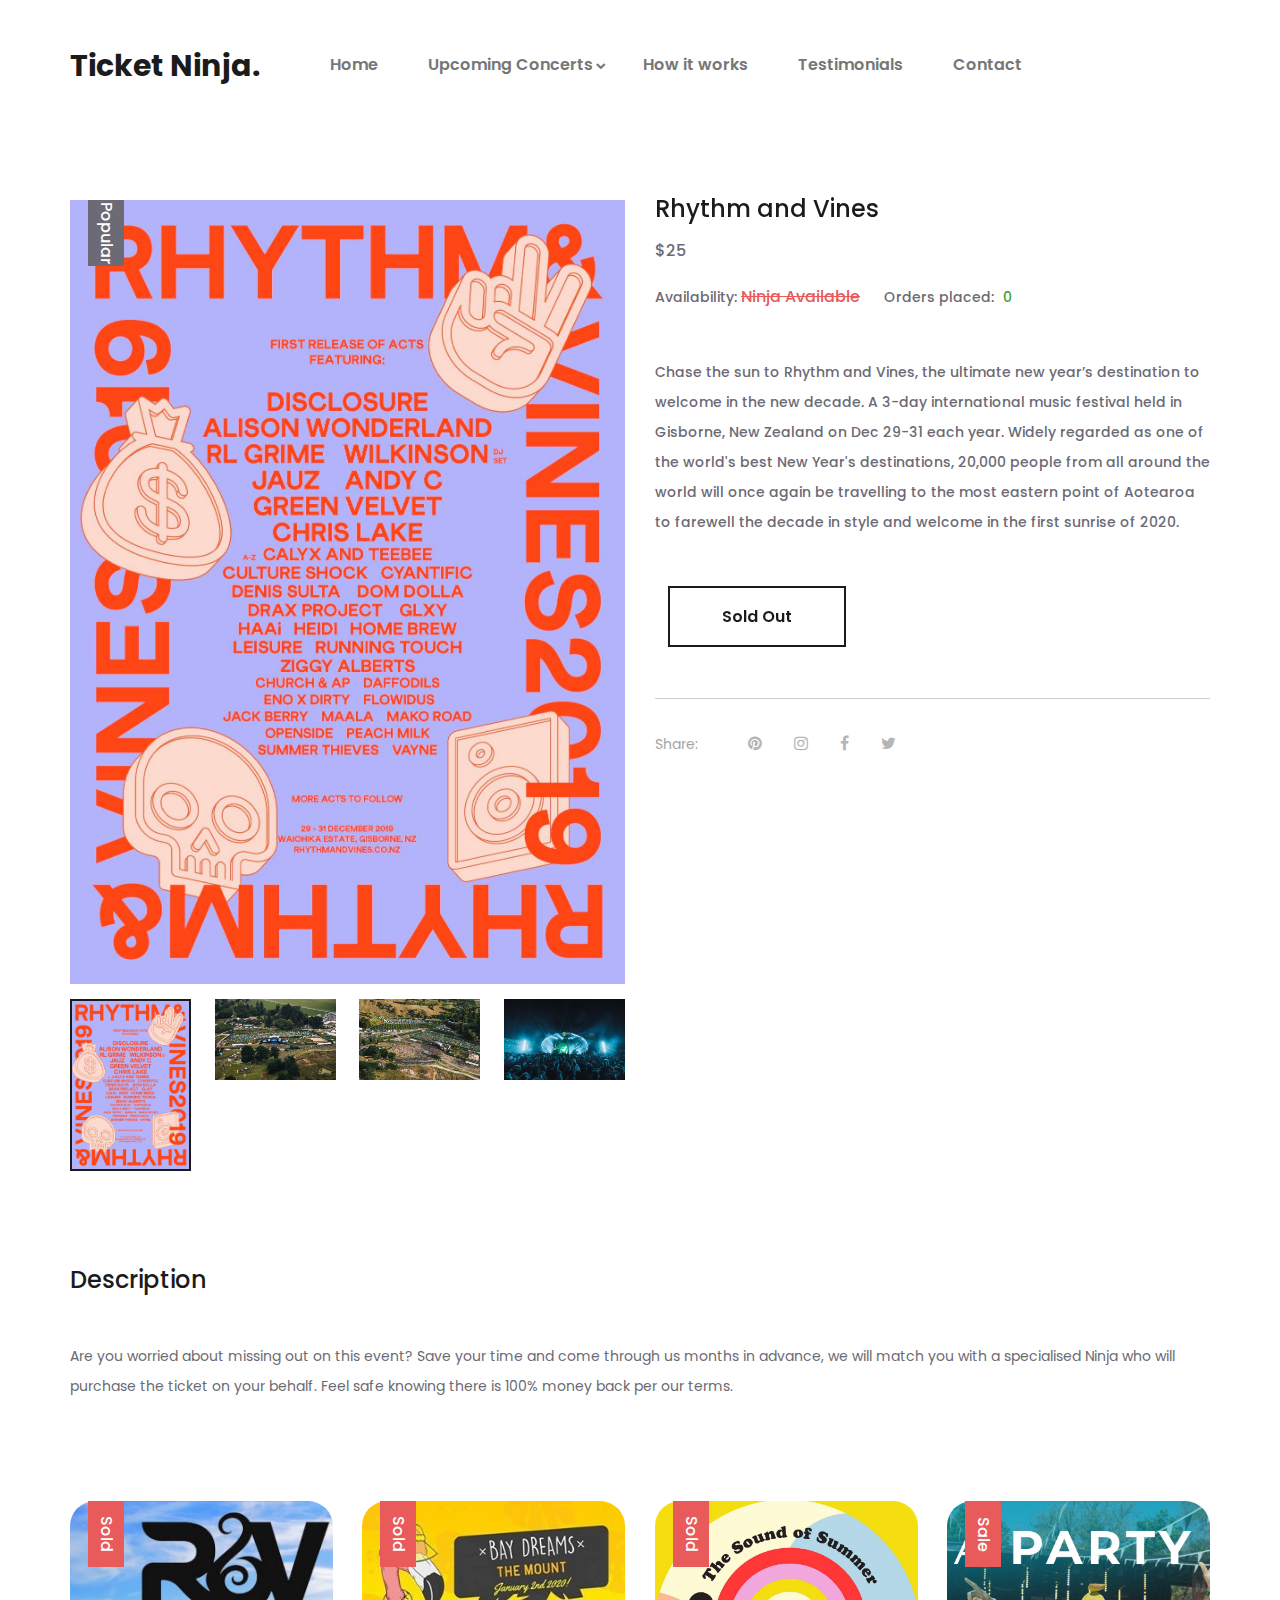
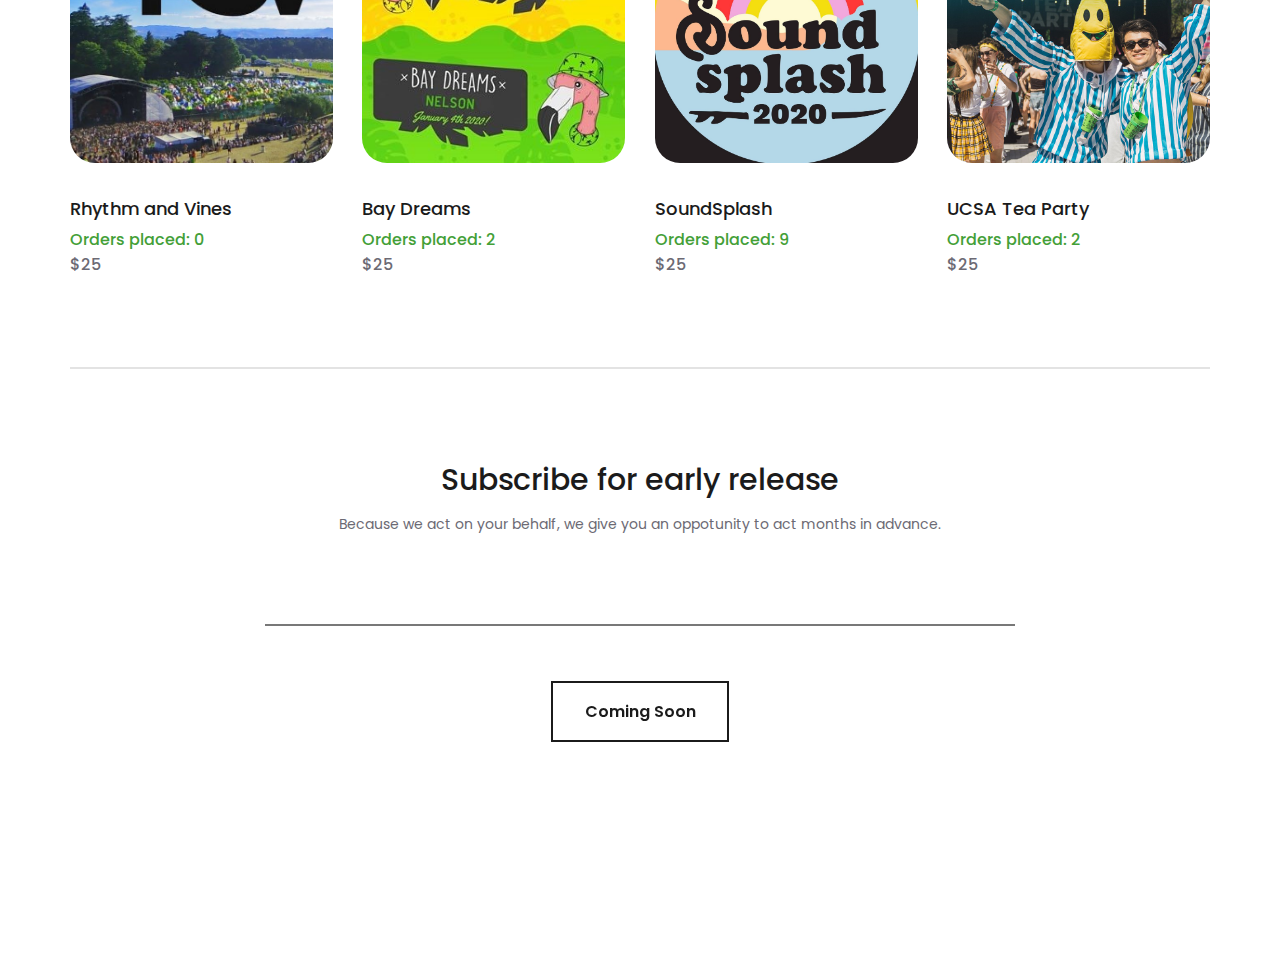
<file: rv.html>
<!DOCTYPE html>
<html lang="en">
<head>
<title>R & V</title>
<meta charset="utf-8">
<meta http-equiv="X-UA-Compatible" content="IE=edge">
<meta name="description" content="Sublime project">
<meta name="viewport" content="width=device-width, initial-scale=1">
<link rel="stylesheet" type="text/css" href="styles/bootstrap4/bootstrap.min.css">
<link href="plugins/font-awesome-4.7.0/css/font-awesome.min.css" rel="stylesheet" type="text/css">
<link rel="stylesheet" type="text/css" href="plugins/OwlCarousel2-2.2.1/owl.carousel.css">
<link rel="stylesheet" type="text/css" href="plugins/OwlCarousel2-2.2.1/owl.theme.default.css">
<link rel="stylesheet" type="text/css" href="plugins/OwlCarousel2-2.2.1/animate.css">
<link rel="stylesheet" type="text/css" href="styles/product.css">
<link rel="stylesheet" type="text/css" href="styles/product_responsive.css">
</head>
<body>

<div class="super_container">

	<!-- Header -->

	<header class="header">
		<div class="header_container">
			<div class="container">
				<div class="row">
					<div class="col">
						<div class="header_content d-flex flex-row align-items-center justify-content-start">
							<div class="logo"><a href="#">Ticket Ninja.</a></div>
							<nav class="main_nav">
								<ul>
									<li><a href="index.html">Home</a></li>
									<li class="hassubs">
										<a href="upcomingConcerts.html">Upcoming Concerts</a>
										<ul>
											<li><a href="rv.html">Rhythm and vines</a></li>
											<li><a href="bayDreams.html">Bay Dreams</a></li>
											<li><a href="soundSplash.html">SoundSplash</a></li>
											<li><a href="teaparty.html">UCSA Tea Party</a></li>
										</ul>
									</li>
									<li><a href="howItWorks.html">How it works</a></li>
									<li><a href="testimonials.html">Testimonials</a></li>
									<li><a href="contact.html">Contact</a></li>
								</ul>
							</nav>
								<div class="hamburger"><i class="fa fa-bars" aria-hidden="true"></i></div>
							</div>
						</div>
					</div>
				</div>
			</div>
		</div>

		<!-- Social -->
		<div class="header_social">
			<ul>
				<li><a href="#"><i class="fa fa-pinterest" aria-hidden="true"></i></a></li>
				<li><a href="#"><i class="fa fa-instagram" aria-hidden="true"></i></a></li>
				<li><a href="#"><i class="fa fa-facebook" aria-hidden="true"></i></a></li>
				<li><a href="#"><i class="fa fa-twitter" aria-hidden="true"></i></a></li>
			</ul>
		</div>
	</header>

	<!-- Menu -->

	<div class="menu menu_mm trans_300">
		<div class="menu_container menu_mm">
			<div class="page_menu_content">
							
				<div class="page_menu_search menu_mm">
					<form action="#">
						<input type="search" required="required" class="page_menu_search_input menu_mm" placeholder="Search for products...">
					</form>
				</div>
				<ul class="page_menu_nav menu_mm">
					<li class="page_menu_item menu_mm"><a href="index.html">Home<i class="fa fa-angle-down"></i></a></li>
					<li class="page_menu_item has-children menu_mm">
						<a href="upcomingConcerts.html">Up coming events<i class="fa fa-angle-down"></i></a>
						<ul class="page_menu_selection menu_mm">
							<li class="page_menu_item menu_mm"><a href="rv.html">Rhythm and vines<i class="fa fa-angle-down"></i></a></li>
							<li class="page_menu_item menu_mm"><a href="bayDreams.html">Bay Dreams<i class="fa fa-angle-down"></i></a></li>
							<li class="page_menu_item menu_mm"><a href="soundSplash.html">SoundSplash<i class="fa fa-angle-down"></i></a></li>
							<li class="page_menu_item menu_mm"><a href="teaparty.html">UCSA Tea Party<i class="fa fa-angle-down"></i></a></li>
							
						</ul>
					</li>
					<li class="page_menu_item menu_mm"><a href="howItWorks.html">How it works<i class="fa fa-angle-down"></i></a></li>
					<li class="page_menu_item menu_mm"><a href="testimonials.html">Testimonials<i class="fa fa-angle-down"></i></a></li>
					<li class="page_menu_item menu_mm"><a href="contact.html">Contact<i class="fa fa-angle-down"></i></a></li>
				</ul>
			</div>
		</div>

		<div class="menu_close"><i class="fa fa-times" aria-hidden="true"></i></div>

		<div class="menu_social">
			<ul>
				<li><a href="#"><i class="fa fa-pinterest" aria-hidden="true"></i></a></li>
				<li><a href="#"><i class="fa fa-instagram" aria-hidden="true"></i></a></li>
				<li><a href="#"><i class="fa fa-facebook" aria-hidden="true"></i></a></li>
				<li><a href="#"><i class="fa fa-twitter" aria-hidden="true"></i></a></li>
			</ul>
		</div>
	</div>
	

	<!-- Product Details -->

	<div class="product_details">
		<div class="container">
			<div class="row details_row">

				<!-- Product Image -->
				<div class="col-lg-6">
					<div class="details_image">
						<div class="details_image_large"><img src="images/rv/rv1.jpg" alt=""><div class="product_extra product_new"><a href="soundSplash.html">Popular</a></div></div>
						<div class="details_image_thumbnails d-flex flex-row align-items-start justify-content-between">
							<div class="details_image_thumbnail active" data-image="images/rv/rv1.jpg"><img src="images/rv/rv1.jpg" alt=""></div>
							<div class="details_image_thumbnail" data-image="images/rv/rv2.jpg"><img src="images/rv/rv2.jpg" alt=""></div>
							<div class="details_image_thumbnail" data-image="images/rv/rv3.jpg"><img src="images/rv/rv3.jpg" alt=""></div>
							<div class="details_image_thumbnail" data-image="images/rv/rv4.jpg"><img src="images/rv/rv4.jpg" alt=""></div>
						</div>
					</div>
				</div>

				<!-- Product Content -->
				<div class="col-lg-6">
					<div class="details_content">
						<div class="details_name">Rhythm and Vines</div>
						<div class="details_price">$25</div>

						<!-- In Stock -->
						<div class="in_stock_container">
							<div class="availability">Availability:</div>
							<div class="details_discount">Ninja Available</div>
							<div class="availability">Orders placed:</div>
							<span> 0</span>
						</div>
						<div class="details_text">
							<p>Chase the sun to Rhythm and Vines, the ultimate new year’s destination to welcome in the new decade.
A 3-day international music festival held in Gisborne, New Zealand on Dec 29-31 each year. Widely regarded as one of the world's best New Year's destinations, 20,000 people from all around the world will once again be travelling to the most eastern point of Aotearoa to farewell the decade in style and welcome in the first sunrise of 2020. </p>
						</div>

						<!-- Product Quantity -->
						<div class="product_quantity_container">
							<div class="button cart_button"><a href="rv.html">Sold Out</a></div>
						</div>

						<!-- Share -->
						<div class="details_share">
							<span>Share:</span>
							<ul>
								<li><a href="#"><i class="fa fa-pinterest" aria-hidden="true"></i></a></li>
								<li><a href="#"><i class="fa fa-instagram" aria-hidden="true"></i></a></li>
								<li><a href="#"><i class="fa fa-facebook" aria-hidden="true"></i></a></li>
								<li><a href="#"><i class="fa fa-twitter" aria-hidden="true"></i></a></li>
							</ul>
						</div>
					</div>
				</div>
			</div>

			<div class="row description_row">
				<div class="col">
					<div class="description_title_container">
						<div class="description_title">Description</div>
					</div>
					<div class="description_text">
						<p>Are you worried about missing out on this event? Save your time and come through us months in advance, we will match you with a specialised Ninja who will purchase the ticket on your behalf. Feel safe knowing there is 100% money back per our terms.</p>
					</div>
				</div>
			</div>
		</div>
	</div>

	<!-- Products -->

	<div class="products">
		<div class="container">
			<div class="row">
				<div class="col">
					
					<div class="product_grid">

						<!-- Product -->
						<div class="product">
							<div class="product_image"><img src="images/product_2.jpg" alt=""></div>
							<div class="product_extra product_sale"><a href="categories.html">Sold</a></div>
							<div class="product_content">
								<div class="product_title"><a href="rv.html">Rhythm and Vines</a></div>
								<div class="orders_placed">Orders placed: 0</div>
								<div class="product_price">$25</div>
							</div>
						</div>

						<!-- Product -->
						<div class="product">
							<div class="product_image"><img src="images/product_3.jpg" alt=""></div>
							<div class="product_extra product_sale"><a href="categories.html">Sold</a></div>
							<div class="product_content">
								<div class="product_title"><a href="bayDreams">Bay Dreams</a></div>
								<div class="orders_placed">Orders placed: 2</div>
								<div class="product_price">$25</div>
							</div>
						</div>

						<!-- Product -->
						<div class="product">
							<div class="product_image"><img src="images/product_4.jpg" alt=""></div>
							<div class="product_extra product_sale"><a href="categories.html">Sold</a></div>
							<div class="product_content">
								<div class="product_title"><a href="soundSplash.html">SoundSplash</a></div>
								<div class="orders_placed">Orders placed: 9</div>
								<div class="product_price">$25</div>
							</div>
						</div>

						<!-- Product -->
						<div class="product">
							<div class="product_image"><img src="images/product_5.jpg" alt=""></div>
							<div class="product_extra product_sale"><a href="categories.html">Sale</a></div>
							<div class="product_content">
								<div class="product_title"><a href="teaparty.html">UCSA Tea Party</a></div>
								<div class="orders_placed">Orders placed: 2</div>
								<div class="product_price">$25</div>
							</div>
						</div>


					</div>
						
				</div>
			</div>
		</div>
	</div>

	<!-- Newsletter -->

	<div class="newsletter">
		<div class="container">
			<div class="row">
				<div class="col">
					<div class="newsletter_border"></div>
				</div>
			</div>
			<div class="row">
				<div class="col-lg-8 offset-lg-2">
					<div class="newsletter_content text-center">
						<div class="newsletter_title">Subscribe for early release</div>
						<div class="newsletter_text"><p>Because we act on your behalf, we give you an oppotunity to act months in advance.</p></div>
						<div class="newsletter_form_container">
							<form action="#" id="newsletter_form" class="newsletter_form">
								<input type="email" class="newsletter_input" required="required">
								<button class="newsletter_button trans_200"><span>Coming Soon</span></button>
							</form>
						</div>
					</div>
				</div>
			</div>
		</div>
	</div>

    <!-- Footer -->
	
	<div class="footer_overlay"></div>
	<footer class="footer">
		<div class="footer_background" style="background-image:url(images/footer.jpg)"></div>
		<div class="container">
			<div class="row">
				<div class="col">
					<div class="footer_content d-flex flex-lg-row flex-column align-items-center justify-content-lg-start justify-content-center">
						<div class="footer_logo"><a href="#">Ticket Ninja.</a></div>
						<div class="copyright ml-auto mr-auto"><!-- Link back to Colorlib can't be removed. Template is licensed under CC BY 3.0. -->
Copyright &copy;<script>document.write(new Date().getFullYear());</script> All rights reserved | <a href="https://colorlib.com" target="_blank">Colorlib</a>
<!-- Link back to Colorlib can't be removed. Template is licensed under CC BY 3.0. --></div>
						<div class="footer_social ml-lg-auto">
							<ul>
								<li><a href="#"><i class="fa fa-pinterest" aria-hidden="true"></i></a></li>
								<li><a href="#"><i class="fa fa-instagram" aria-hidden="true"></i></a></li>
								<li><a href="#"><i class="fa fa-facebook" aria-hidden="true"></i></a></li>
								<li><a href="#"><i class="fa fa-twitter" aria-hidden="true"></i></a></li>
							</ul>
						</div>
					</div>
				</div>
			</div>
		</div>
	</footer>
</div>

<script src="js/jquery-3.2.1.min.js"></script>
<script src="styles/bootstrap4/popper.js"></script>
<script src="styles/bootstrap4/bootstrap.min.js"></script>
<script src="plugins/greensock/TweenMax.min.js"></script>
<script src="plugins/greensock/TimelineMax.min.js"></script>
<script src="plugins/scrollmagic/ScrollMagic.min.js"></script>
<script src="plugins/greensock/animation.gsap.min.js"></script>
<script src="plugins/greensock/ScrollToPlugin.min.js"></script>
<script src="plugins/OwlCarousel2-2.2.1/owl.carousel.js"></script>
<script src="plugins/Isotope/isotope.pkgd.min.js"></script>
<script src="plugins/easing/easing.js"></script>
<script src="plugins/parallax-js-master/parallax.min.js"></script>
<script src="js/product.js"></script>
</body>
</html>
</file>
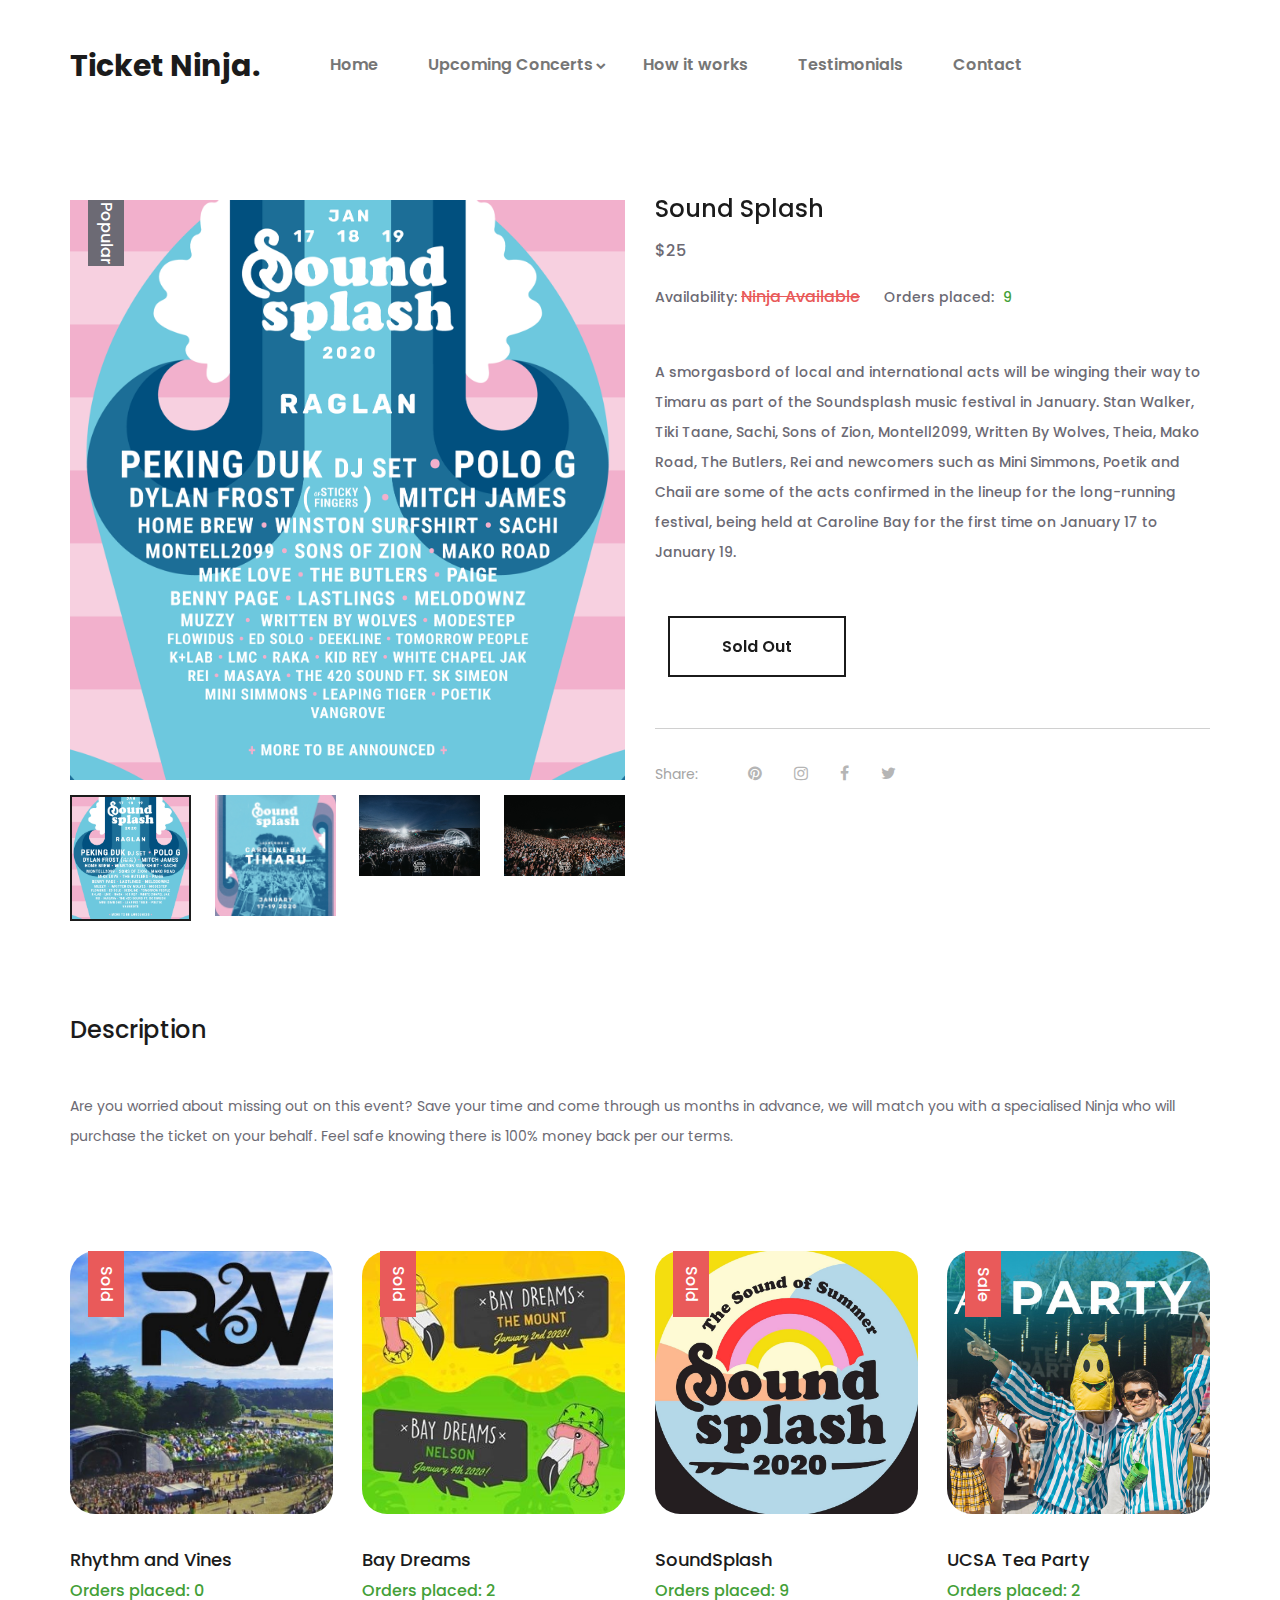
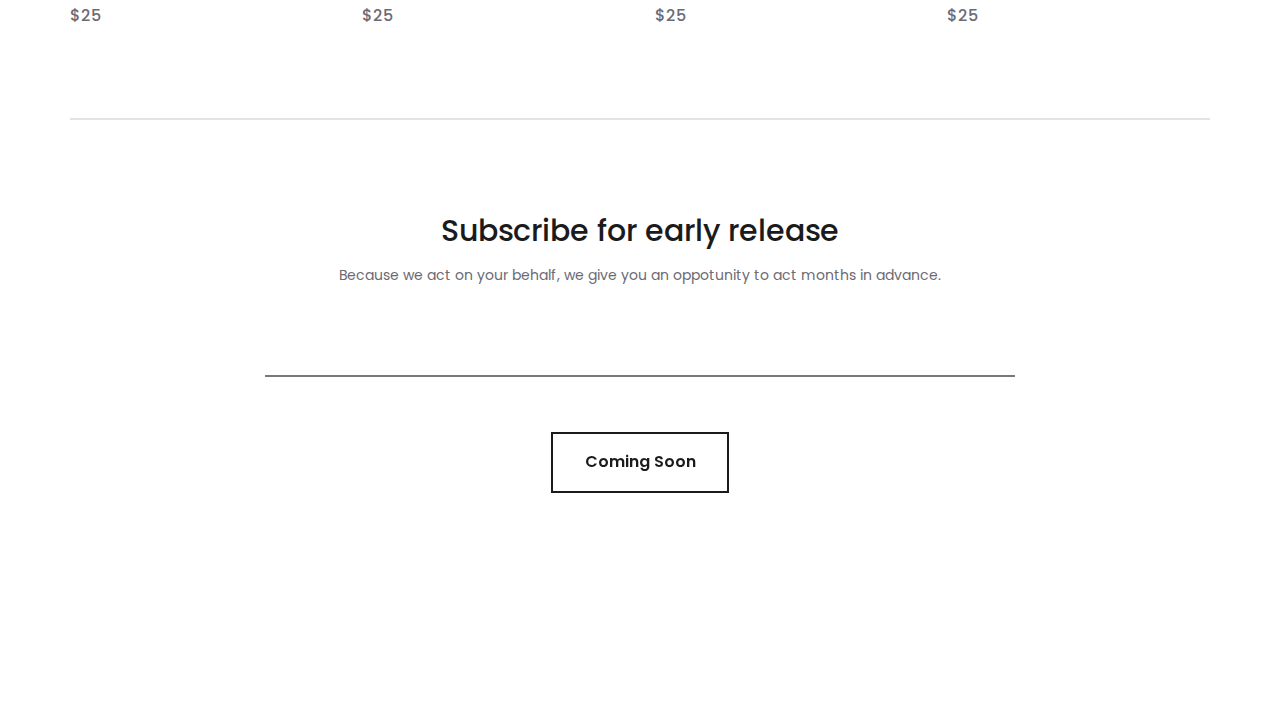
<file: soundSplash.html>
<!DOCTYPE html>
<html lang="en">
<head>
<title>Sound Splash</title>
<meta charset="utf-8">
<meta http-equiv="X-UA-Compatible" content="IE=edge">
<meta name="description" content="Sublime project">
<meta name="viewport" content="width=device-width, initial-scale=1">
<link rel="stylesheet" type="text/css" href="styles/bootstrap4/bootstrap.min.css">
<link href="plugins/font-awesome-4.7.0/css/font-awesome.min.css" rel="stylesheet" type="text/css">
<link rel="stylesheet" type="text/css" href="plugins/OwlCarousel2-2.2.1/owl.carousel.css">
<link rel="stylesheet" type="text/css" href="plugins/OwlCarousel2-2.2.1/owl.theme.default.css">
<link rel="stylesheet" type="text/css" href="plugins/OwlCarousel2-2.2.1/animate.css">
<link rel="stylesheet" type="text/css" href="styles/product.css">
<link rel="stylesheet" type="text/css" href="styles/product_responsive.css">
</head>
<body>

<div class="super_container">

	<!-- Header -->

	<header class="header">
		<div class="header_container">
			<div class="container">
				<div class="row">
					<div class="col">
						<div class="header_content d-flex flex-row align-items-center justify-content-start">
							<div class="logo"><a href="#">Ticket Ninja.</a></div>
							<nav class="main_nav">
								<ul>
									<li><a href="index.html">Home</a></li>
									<li class="hassubs">
										<a href="upcomingConcerts.html">Upcoming Concerts</a>
										<ul>
											<li><a href="rv.html">Rhythm and vines</a></li>
											<li><a href="bayDreams.html">Bay Dreams</a></li>
											<li><a href="soundSplash.html">SoundSplash</a></li>
											<li><a href="teaparty.html">UCSA Tea Party</a></li>
										</ul>
									</li>
									<li><a href="howItWorks.html">How it works</a></li>
									<li><a href="testimonials.html">Testimonials</a></li>
									<li><a href="contact.html">Contact</a></li>
								</ul>
							</nav>
								<div class="hamburger"><i class="fa fa-bars" aria-hidden="true"></i></div>
							</div>
						</div>
					</div>
				</div>
			</div>
		</div>

		<!-- Social -->
		<div class="header_social">
			<ul>
				<li><a href="#"><i class="fa fa-pinterest" aria-hidden="true"></i></a></li>
				<li><a href="#"><i class="fa fa-instagram" aria-hidden="true"></i></a></li>
				<li><a href="#"><i class="fa fa-facebook" aria-hidden="true"></i></a></li>
				<li><a href="#"><i class="fa fa-twitter" aria-hidden="true"></i></a></li>
			</ul>
		</div>
	</header>

	<!-- Menu -->

	<div class="menu menu_mm trans_300">
		<div class="menu_container menu_mm">
			<div class="page_menu_content">
							
				<div class="page_menu_search menu_mm">
					<form action="#">
						<input type="search" required="required" class="page_menu_search_input menu_mm" placeholder="Search for products...">
					</form>
				</div>
				<ul class="page_menu_nav menu_mm">
					<li class="page_menu_item menu_mm"><a href="index.html">Home<i class="fa fa-angle-down"></i></a></li>
					<li class="page_menu_item has-children menu_mm">
						<a href="upcomingConcerts.html">Up coming events<i class="fa fa-angle-down"></i></a>
						<ul class="page_menu_selection menu_mm">
							<li class="page_menu_item menu_mm"><a href="rv.html">Rhythm and vines<i class="fa fa-angle-down"></i></a></li>
							<li class="page_menu_item menu_mm"><a href="bayDreams.html">Bay Dreams<i class="fa fa-angle-down"></i></a></li>
							<li class="page_menu_item menu_mm"><a href="soundSplash.html">SoundSplash<i class="fa fa-angle-down"></i></a></li>
							<li class="page_menu_item menu_mm"><a href="teaparty.html">UCSA Tea Party<i class="fa fa-angle-down"></i></a></li>
							
						</ul>
					</li>
					<li class="page_menu_item menu_mm"><a href="howItWorks.html">How it works<i class="fa fa-angle-down"></i></a></li>
					<li class="page_menu_item menu_mm"><a href="testimonials.html">Testimonials<i class="fa fa-angle-down"></i></a></li>
					<li class="page_menu_item menu_mm"><a href="contact.html">Contact<i class="fa fa-angle-down"></i></a></li>
				</ul>
			</div>
		</div>

		<div class="menu_close"><i class="fa fa-times" aria-hidden="true"></i></div>

		<div class="menu_social">
			<ul>
				<li><a href="#"><i class="fa fa-pinterest" aria-hidden="true"></i></a></li>
				<li><a href="#"><i class="fa fa-instagram" aria-hidden="true"></i></a></li>
				<li><a href="#"><i class="fa fa-facebook" aria-hidden="true"></i></a></li>
				<li><a href="#"><i class="fa fa-twitter" aria-hidden="true"></i></a></li>
			</ul>
		</div>
	</div>
	

	<!-- Product Details -->

	<div class="product_details">
		<div class="container">
			<div class="row details_row">

				<!-- Product Image -->
				<div class="col-lg-6">
					<div class="details_image">
						<div class="details_image_large"><img src="images/sound/sound1.png" alt=""><div class="product_extra product_new"><a href="soundSplash.html">Popular</a></div></div>
						<div class="details_image_thumbnails d-flex flex-row align-items-start justify-content-between">
							<div class="details_image_thumbnail active" data-image="images/sound/sound1.png"><img src="images/sound/sound1.png" alt=""></div>
							<div class="details_image_thumbnail" data-image="images/sound/sound2.jpg"><img src="images/sound/sound2.jpg" alt=""></div>
							<div class="details_image_thumbnail" data-image="images/sound/sound3.jpg"><img src="images/sound/sound3.jpg" alt=""></div>
							<div class="details_image_thumbnail" data-image="images/sound/sound4.jpg"><img src="images/sound/sound4.jpg" alt=""></div>
						</div>
					</div>
				</div>

				<!-- Product Content -->
				<div class="col-lg-6">
					<div class="details_content">
						<div class="details_name">Sound Splash</div>
						<div class="details_price">$25</div>


						<!-- In Stock -->
						<div class="in_stock_container">
							<div class="availability">Availability:</div>
							<div class="details_discount">Ninja Available</div>
							<div class="availability">Orders placed:</div>
							<span> 9</span>
						</div>
						<div class="details_text">
							<p>A smorgasbord of local and international acts will be winging their way to Timaru as part of the Soundsplash music festival in January. 

Stan Walker, Tiki Taane, Sachi, Sons of Zion, Montell2099, Written By Wolves, Theia, Mako Road, The Butlers, Rei and newcomers such as Mini Simmons, Poetik and Chaii are some of the acts confirmed in the lineup for the long-running festival, being held at Caroline Bay for the first time on January 17 to January 19.</p>
						</div>

						<!-- Product Quantity -->
						<div class="product_quantity_container">
							<div class="button cart_button"><a href="soundSplash.html">Sold Out</a></div>
						</div>

						<!-- Share -->
						<div class="details_share">
							<span>Share:</span>
							<ul>
								<li><a href="#"><i class="fa fa-pinterest" aria-hidden="true"></i></a></li>
								<li><a href="#"><i class="fa fa-instagram" aria-hidden="true"></i></a></li>
								<li><a href="#"><i class="fa fa-facebook" aria-hidden="true"></i></a></li>
								<li><a href="#"><i class="fa fa-twitter" aria-hidden="true"></i></a></li>
							</ul>
						</div>
					</div>
				</div>
			</div>

			<div class="row description_row">
				<div class="col">
					<div class="description_title_container">
						<div class="description_title">Description</div>
					</div>
					<div class="description_text">
						<p>Are you worried about missing out on this event? Save your time and come through us months in advance, we will match you with a specialised Ninja who will purchase the ticket on your behalf. Feel safe knowing there is 100% money back per our terms.</p>
					</div>
				</div>
			</div>
		</div>
	</div>

	<!-- Products -->

	<div class="products">
		<div class="container">
			<div class="row">
				<div class="col">
					
					<div class="product_grid">

						<!-- Product -->
						<div class="product">
							<div class="product_image"><img src="images/product_2.jpg" alt=""></div>
							<div class="product_extra product_sale"><a href="categories.html">Sold</a></div>
							<div class="product_content">
								<div class="product_title"><a href="rv.html">Rhythm and Vines</a></div>
								<div class="orders_placed">Orders placed: 0</div>
								<div class="product_price">$25</div>
							</div>
						</div>

						<!-- Product -->
						<div class="product">
							<div class="product_image"><img src="images/product_3.jpg" alt=""></div>
							<div class="product_extra product_sale"><a href="categories.html">Sold</a></div>
							<div class="product_content">
								<div class="product_title"><a href="bayDreams">Bay Dreams</a></div>
								<div class="orders_placed">Orders placed: 2</div>
								<div class="product_price">$25</div>
							</div>
						</div>

						<!-- Product -->
						<div class="product">
							<div class="product_image"><img src="images/product_4.jpg" alt=""></div>
							<div class="product_extra product_sale"><a href="categories.html">Sold</a></div>
							<div class="product_content">
								<div class="product_title"><a href="soundSplash.html">SoundSplash</a></div>
								<div class="orders_placed">Orders placed: 9</div>
								<div class="product_price">$25</div>
							</div>
						</div>

						<!-- Product -->
						<div class="product">
							<div class="product_image"><img src="images/product_5.jpg" alt=""></div>
							<div class="product_extra product_sale"><a href="categories.html">Sale</a></div>
							<div class="product_content">
								<div class="product_title"><a href="teaparty.html">UCSA Tea Party</a></div>
								<div class="orders_placed">Orders placed: 2</div>
								<div class="product_price">$25</div>
							</div>
						</div>

					</div>
						
				</div>
			</div>
		</div>
	</div>

	<!-- Newsletter -->

	<div class="newsletter">
		<div class="container">
			<div class="row">
				<div class="col">
					<div class="newsletter_border"></div>
				</div>
			</div>
			<div class="row">
				<div class="col-lg-8 offset-lg-2">
					<div class="newsletter_content text-center">
						<div class="newsletter_title">Subscribe for early release</div>
						<div class="newsletter_text"><p>Because we act on your behalf, we give you an oppotunity to act months in advance.</p></div>
						<div class="newsletter_form_container">
							<form action="#" id="newsletter_form" class="newsletter_form">
								<input type="email" class="newsletter_input" required="required">
								<button class="newsletter_button trans_200"><span>Coming Soon</span></button>
							</form>
						</div>
					</div>
				</div>
			</div>
		</div>
	</div>

    <!-- Footer -->
	
	<div class="footer_overlay"></div>
	<footer class="footer">
		<div class="footer_background" style="background-image:url(images/footer.jpg)"></div>
		<div class="container">
			<div class="row">
				<div class="col">
					<div class="footer_content d-flex flex-lg-row flex-column align-items-center justify-content-lg-start justify-content-center">
						<div class="footer_logo"><a href="#">Ticket Ninja.</a></div>
						<div class="copyright ml-auto mr-auto"><!-- Link back to Colorlib can't be removed. Template is licensed under CC BY 3.0. -->
Copyright &copy;<script>document.write(new Date().getFullYear());</script> All rights reserved | <a href="https://colorlib.com" target="_blank">Colorlib</a>
<!-- Link back to Colorlib can't be removed. Template is licensed under CC BY 3.0. --></div>
						<div class="footer_social ml-lg-auto">
							<ul>
								<li><a href="#"><i class="fa fa-pinterest" aria-hidden="true"></i></a></li>
								<li><a href="#"><i class="fa fa-instagram" aria-hidden="true"></i></a></li>
								<li><a href="#"><i class="fa fa-facebook" aria-hidden="true"></i></a></li>
								<li><a href="#"><i class="fa fa-twitter" aria-hidden="true"></i></a></li>
							</ul>
						</div>
					</div>
				</div>
			</div>
		</div>
	</footer>
</div>

<script src="js/jquery-3.2.1.min.js"></script>
<script src="styles/bootstrap4/popper.js"></script>
<script src="styles/bootstrap4/bootstrap.min.js"></script>
<script src="plugins/greensock/TweenMax.min.js"></script>
<script src="plugins/greensock/TimelineMax.min.js"></script>
<script src="plugins/scrollmagic/ScrollMagic.min.js"></script>
<script src="plugins/greensock/animation.gsap.min.js"></script>
<script src="plugins/greensock/ScrollToPlugin.min.js"></script>
<script src="plugins/OwlCarousel2-2.2.1/owl.carousel.js"></script>
<script src="plugins/Isotope/isotope.pkgd.min.js"></script>
<script src="plugins/easing/easing.js"></script>
<script src="plugins/parallax-js-master/parallax.min.js"></script>
<script src="js/product.js"></script>
</body>
</html>
</file>
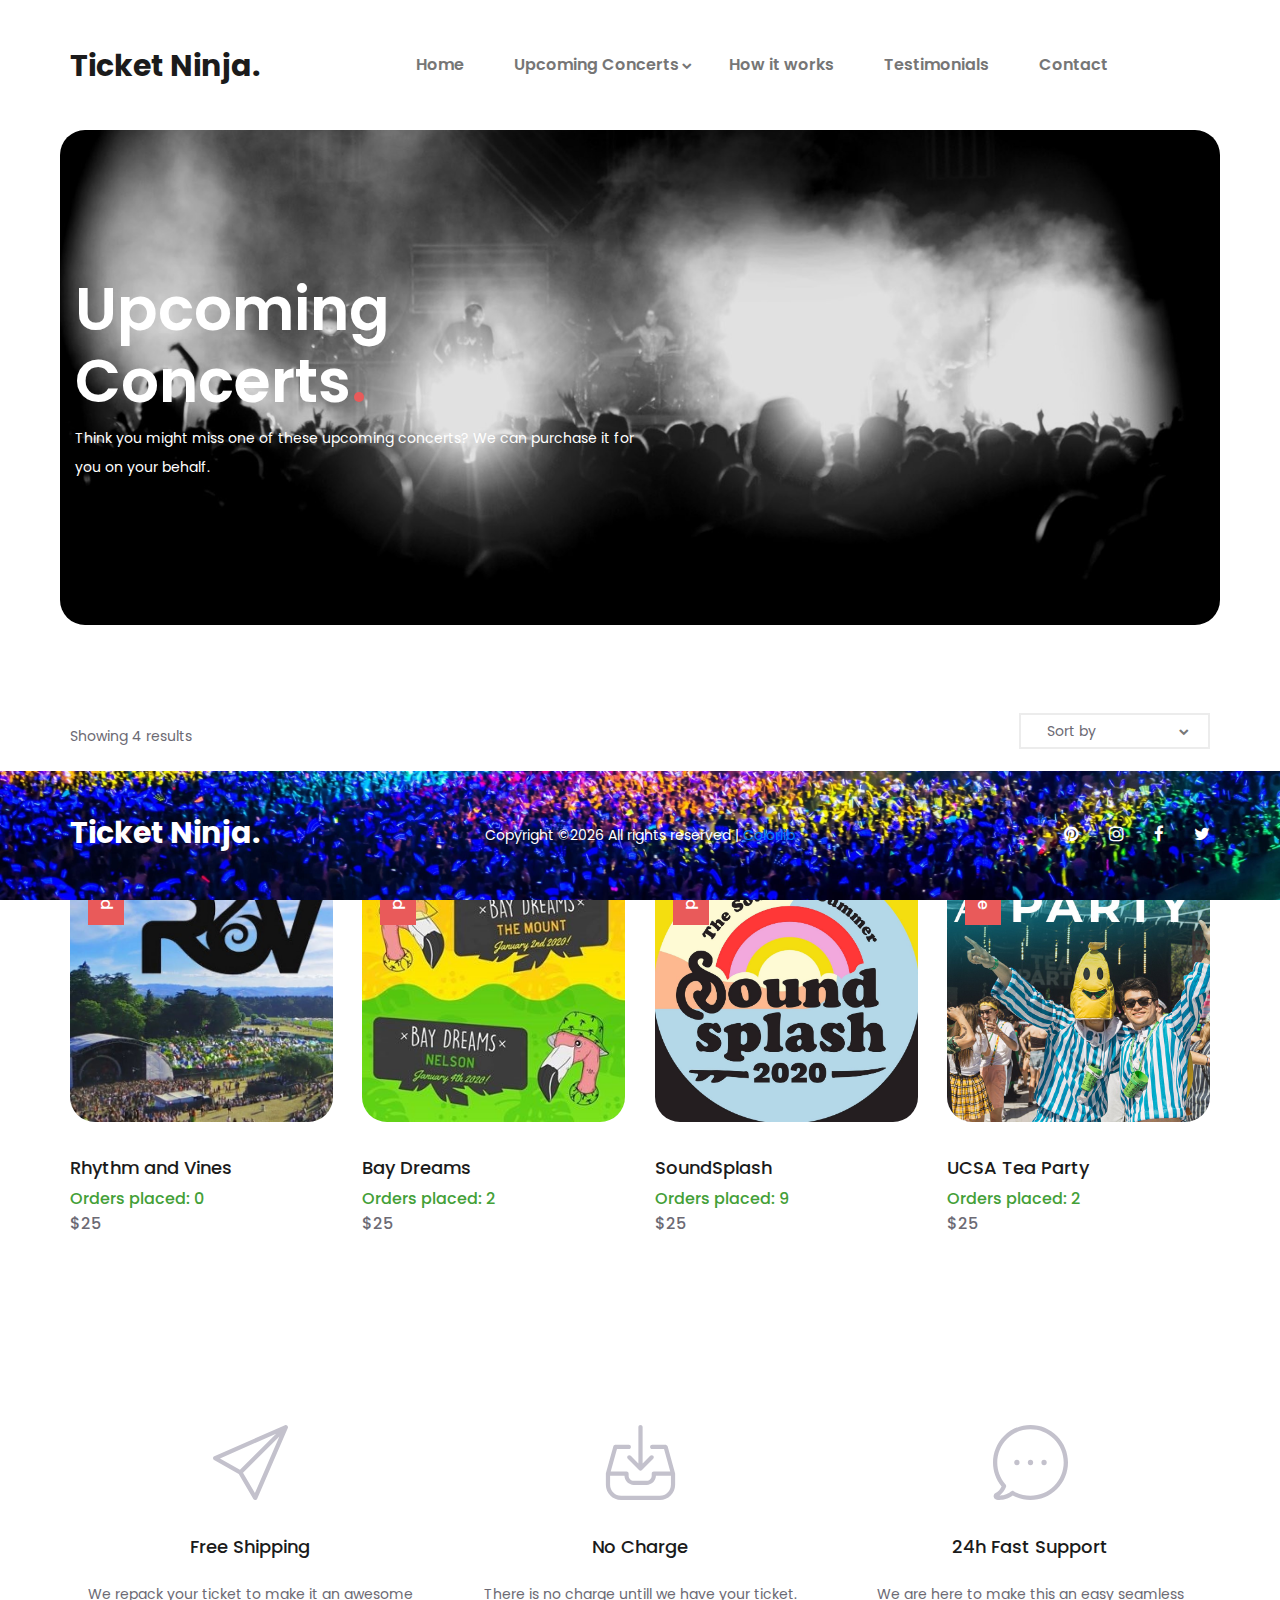
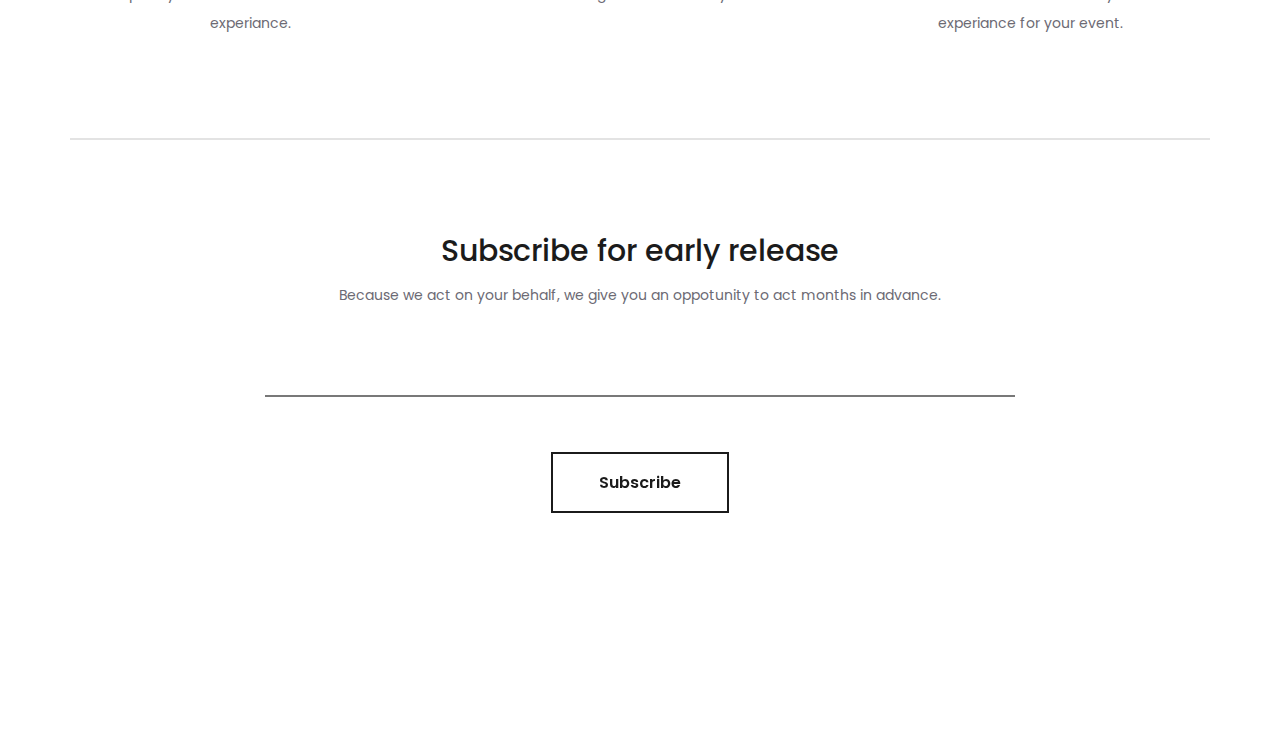
<file: upcomingConcerts.html>
<!DOCTYPE html>
<html lang="en">
<head>
<title>Upcoming Concerts</title>
<meta charset="utf-8">
<meta http-equiv="X-UA-Compatible" content="IE=edge">
<meta name="description" content="Sublime project">
<meta name="viewport" content="width=device-width, initial-scale=1">
<link rel="stylesheet" type="text/css" href="styles/bootstrap4/bootstrap.min.css">
<link href="plugins/font-awesome-4.7.0/css/font-awesome.min.css" rel="stylesheet" type="text/css">
<link rel="stylesheet" type="text/css" href="plugins/OwlCarousel2-2.2.1/owl.carousel.css">
<link rel="stylesheet" type="text/css" href="plugins/OwlCarousel2-2.2.1/owl.theme.default.css">
<link rel="stylesheet" type="text/css" href="plugins/OwlCarousel2-2.2.1/animate.css">
<link rel="stylesheet" type="text/css" href="styles/categories.css">
<link rel="stylesheet" type="text/css" href="styles/categories_responsive.css">
</head>
<body>

<div class="super_container">

		<!-- Header -->

	<header class="header">
		<div class="header_container">
			<div class="container">
				<div class="row">
					<div class="col">
						<div class="header_content d-flex flex-row align-items-center justify-content-start">
							<div class="logo"><a href="#">Ticket Ninja.</a></div>
							<nav class="main_nav">
								<ul>
									<li><a href="index.html">Home</a></li>
									<li class="hassubs">
										<a href="upcomingConcerts.html">Upcoming Concerts</a>
										<ul>
											<li><a href="rv.html">Rhythm and vines</a></li>
											<li><a href="bayDreams.html">Bay Dreams</a></li>
											<li><a href="soundSplash.html">SoundSplash</a></li>
											<li><a href="teaparty.html">UCSA Tea Party</a></li>
										</ul>
									</li>
									<li><a href="howItWorks.html">How it works</a></li>
									<li><a href="testimonials.html">Testimonials</a></li>
									<li><a href="contact.html">Contact</a></li>
								</ul>
							</nav>
								<div class="hamburger"><i class="fa fa-bars" aria-hidden="true"></i></div>
							</div>
						</div>
					</div>
				</div>
			</div>
		</div>

		<!-- Social -->
		<div class="header_social">
			<ul>
				<li><a href="#"><i class="fa fa-pinterest" aria-hidden="true"></i></a></li>
				<li><a href="#"><i class="fa fa-instagram" aria-hidden="true"></i></a></li>
				<li><a href="#"><i class="fa fa-facebook" aria-hidden="true"></i></a></li>
				<li><a href="#"><i class="fa fa-twitter" aria-hidden="true"></i></a></li>
			</ul>
		</div>
	</header>

	<!-- Menu -->

	<div class="menu menu_mm trans_300">
		<div class="menu_container menu_mm">
			<div class="page_menu_content">
							
				<div class="page_menu_search menu_mm">
					<form action="#">
						<input type="search" required="required" class="page_menu_search_input menu_mm" placeholder="Search for products...">
					</form>
				</div>
				<ul class="page_menu_nav menu_mm">
					<li class="page_menu_item menu_mm"><a href="index.html">Home<i class="fa fa-angle-down"></i></a></li>
					<li class="page_menu_item has-children menu_mm">
						<a href="upcomingConcerts.html">Up coming events<i class="fa fa-angle-down"></i></a>
						<ul class="page_menu_selection menu_mm">
							<li class="page_menu_item menu_mm"><a href="rv.html">Rhythm and vines<i class="fa fa-angle-down"></i></a></li>
							<li class="page_menu_item menu_mm"><a href="bayDreams.html">Bay Dreams<i class="fa fa-angle-down"></i></a></li>
							<li class="page_menu_item menu_mm"><a href="soundSplash.html">SoundSplash<i class="fa fa-angle-down"></i></a></li>
							<li class="page_menu_item menu_mm"><a href="teaparty.html">UCSA Tea Party<i class="fa fa-angle-down"></i></a></li>
							
						</ul>
					</li>
					<li class="page_menu_item menu_mm"><a href="howItWorks.html">How it works<i class="fa fa-angle-down"></i></a></li>
					<li class="page_menu_item menu_mm"><a href="testimonials.html">Testimonials<i class="fa fa-angle-down"></i></a></li>
					<li class="page_menu_item menu_mm"><a href="contact.html">Contact<i class="fa fa-angle-down"></i></a></li>
				</ul>
			</div>
		</div>

		<div class="menu_close"><i class="fa fa-times" aria-hidden="true"></i></div>

		<div class="menu_social">
			<ul>
				<li><a href="#"><i class="fa fa-pinterest" aria-hidden="true"></i></a></li>
				<li><a href="#"><i class="fa fa-instagram" aria-hidden="true"></i></a></li>
				<li><a href="#"><i class="fa fa-facebook" aria-hidden="true"></i></a></li>
				<li><a href="#"><i class="fa fa-twitter" aria-hidden="true"></i></a></li>
			</ul>
		</div>
	</div>
	
	<!-- Home -->

	<div class="home">
		<div class="home_container">
			<div class="home_background" style="background-image:url(images/categories.jpg)"></div>
			<div class="home_content_container">
				<div class="container">
					<div class="row">
						<div class="col">
							<div class="home_content">
								<div class="home_title">Upcoming Concerts<span>.</span></div>
								<div class="home_text"><p>Think you might miss one of these upcoming concerts? We can purchase it for you on your behalf.</p></div>
							</div>
						</div>
					</div>
				</div>
			</div>
		</div>
	</div>

	<!-- Products -->

	<div class="products">
		<div class="container">
			<div class="row">
				<div class="col">
					
					<!-- Product Sorting -->
					<div class="sorting_bar d-flex flex-md-row flex-column align-items-md-center justify-content-md-start">
						<div class="results">Showing <span>4</span> results</div>
						<div class="sorting_container ml-md-auto">
							<div class="sorting">
								<ul class="item_sorting">
									<li>
										<span class="sorting_text">Sort by</span>
										<i class="fa fa-chevron-down" aria-hidden="true"></i>
										<ul>
											<li class="product_sorting_btn" data-isotope-option='{ "sortBy": "original-order" }'><span>Default</span></li>
											<li class="product_sorting_btn" data-isotope-option='{ "sortBy": "price" }'><span>Price</span></li>
											<li class="product_sorting_btn" data-isotope-option='{ "sortBy": "stars" }'><span>Name</span></li>
										</ul>
									</li>
								</ul>
							</div>
						</div>
					</div>
				</div>
			</div>
			<div class="row">
				<div class="col">
					
					<div class="product_grid">

						<!-- Product -->
						<div class="product">
							<div class="product_image"><img src="images/product_2.jpg" alt=""></div>
							<div class="product_extra product_sale"><a href="categories.html">Sold</a></div>
							<div class="product_content">
								<div class="product_title"><a href="rv.html">Rhythm and Vines</a></div>
								<div class="orders_placed">Orders placed: 0</div>
								<div class="product_price">$25</div>
							</div>
						</div>

						<!-- Product -->
						<div class="product">
							<div class="product_image"><img src="images/product_3.jpg" alt=""></div>
							<div class="product_extra product_sale"><a href="categories.html">Sold</a></div>
							<div class="product_content">
								<div class="product_title"><a href="bayDreams">Bay Dreams</a></div>
								<div class="orders_placed">Orders placed: 2</div>
								<div class="product_price">$25</div>
							</div>
						</div>

						<!-- Product -->
						<div class="product">
							<div class="product_image"><img src="images/product_4.jpg" alt=""></div>
							<div class="product_extra product_sale"><a href="categories.html">Sold</a></div>
							<div class="product_content">
								<div class="product_title"><a href="soundSplash.html">SoundSplash</a></div>
								<div class="orders_placed">Orders placed: 9</div>
								<div class="product_price">$25</div>
							</div>
						</div>

						<!-- Product -->
						<div class="product">
							<div class="product_image"><img src="images/product_5.jpg" alt=""></div>
							<div class="product_extra product_sale"><a href="categories.html">Sale</a></div>
							<div class="product_content">
								<div class="product_title"><a href="teaparty.html">UCSA Tea Party</a></div>
								<div class="orders_placed">Orders placed: 2</div>
								<div class="product_price">$25</div>
							</div>
						</div>

						
				</div>
			</div>
		</div>
	</div>

	<!-- Icon Boxes -->

	<div class="icon_boxes">
		<div class="container">
			<div class="row icon_box_row">
				
				<!-- Icon Box -->
				<div class="col-lg-4 icon_box_col">
					<div class="icon_box">
						<div class="icon_box_image"><img src="images/icon_1.svg" alt=""></div>
						<div class="icon_box_title">Free Shipping</div>
						<div class="icon_box_text">
							<p>We repack your ticket to make it an awesome experiance.</p>
						</div>
					</div>
				</div>

				<!-- Icon Box -->
				<div class="col-lg-4 icon_box_col">
					<div class="icon_box">
						<div class="icon_box_image"><img src="images/icon_2.svg" alt=""></div>
						<div class="icon_box_title">No Charge</div>
						<div class="icon_box_text">
							<p>There is no charge untill we have your ticket.</p>
						</div>
					</div>
				</div>

				<!-- Icon Box -->
				<div class="col-lg-4 icon_box_col">
					<div class="icon_box">
						<div class="icon_box_image"><img src="images/icon_3.svg" alt=""></div>
						<div class="icon_box_title">24h Fast Support</div>
						<div class="icon_box_text">
							<p>We are here to make this an easy seamless experiance for your event.</p>
						</div>
					</div>
				</div>

			</div>
		</div>
	</div>

	<!-- Newsletter -->

	<div class="newsletter">
		<div class="container">
			<div class="row">
				<div class="col">
					<div class="newsletter_border"></div>
				</div>
			</div>
			<div class="row">
				<div class="col-lg-8 offset-lg-2">
					<div class="newsletter_content text-center">
						<div class="newsletter_title">Subscribe for early release</div>
						<div class="newsletter_text"><p>Because we act on your behalf, we give you an oppotunity to act months in advance.</p></div>
						<div class="newsletter_form_container">
							<form action="#" id="newsletter_form" class="newsletter_form">
								<input type="email" class="newsletter_input" required="required">
								<button class="newsletter_button trans_200"><span>Subscribe</span></button>
							</form>
						</div>
					</div>
				</div>
			</div>
		</div>
	</div>

	<!-- Footer -->
	
	<div class="footer_overlay"></div>
	<footer class="footer">
		<div class="footer_background" style="background-image:url(images/footer.jpg)"></div>
		<div class="container">
			<div class="row">
				<div class="col">
					<div class="footer_content d-flex flex-lg-row flex-column align-items-center justify-content-lg-start justify-content-center">
						<div class="footer_logo"><a href="#">Ticket Ninja.</a></div>
						<div class="copyright ml-auto mr-auto"><!-- Link back to Colorlib can't be removed. Template is licensed under CC BY 3.0. -->
Copyright &copy;<script>document.write(new Date().getFullYear());</script> All rights reserved | <a href="https://colorlib.com" target="_blank">Colorlib</a>
<!-- Link back to Colorlib can't be removed. Template is licensed under CC BY 3.0. --></div>
						<div class="footer_social ml-lg-auto">
							<ul>
								<li><a href="#"><i class="fa fa-pinterest" aria-hidden="true"></i></a></li>
								<li><a href="#"><i class="fa fa-instagram" aria-hidden="true"></i></a></li>
								<li><a href="#"><i class="fa fa-facebook" aria-hidden="true"></i></a></li>
								<li><a href="#"><i class="fa fa-twitter" aria-hidden="true"></i></a></li>
							</ul>
						</div>
					</div>
				</div>
			</div>
		</div>
	</footer>
</div>

<script src="js/jquery-3.2.1.min.js"></script>
<script src="styles/bootstrap4/popper.js"></script>
<script src="styles/bootstrap4/bootstrap.min.js"></script>
<script src="plugins/greensock/TweenMax.min.js"></script>
<script src="plugins/greensock/TimelineMax.min.js"></script>
<script src="plugins/scrollmagic/ScrollMagic.min.js"></script>
<script src="plugins/greensock/animation.gsap.min.js"></script>
<script src="plugins/greensock/ScrollToPlugin.min.js"></script>
<script src="plugins/OwlCarousel2-2.2.1/owl.carousel.js"></script>
<script src="plugins/Isotope/isotope.pkgd.min.js"></script>
<script src="plugins/easing/easing.js"></script>
<script src="plugins/parallax-js-master/parallax.min.js"></script>
<script src="js/categories.js"></script>
</body>
</html>
</file>
<file: styles/main_styles.css>
@charset "utf-8";
/* CSS Document */

/******************************

[Table of Contents]

1. Fonts
2. Body and some general stuff
3. Header
4. Menu
5. Home
6. Ads
7. Products
8. Ad Extra Large
9. Icon Boxes
10. Newsletter
11. Footer


******************************/

/***********
1. Fonts
***********/

@import url('https://fonts.googleapis.com/css?family=Poppins:300,400,500,600,700,800,900');

/*********************************
2. Body and some general stuff
*********************************/

*
{
	margin: 0;
	padding: 0;
	-webkit-font-smoothing: antialiased;
	-webkit-text-shadow: rgba(0,0,0,.01) 0 0 1px;
	text-shadow: rgba(0,0,0,.01) 0 0 1px;
}
body
{
	font-family: 'Poppins', sans-serif;
	font-size: 14px;
	font-weight: 400;
	background: #FFFFFF;
	color: #a5a5a5;
}
div
{
	display: block;
	position: relative;
	-webkit-box-sizing: border-box;
    -moz-box-sizing: border-box;
    box-sizing: border-box;
}
ul
{
	list-style: none;
	margin-bottom: 0px;
}
p
{
	font-family: 'Poppins', sans-serif;
	font-size: 14px;
	line-height: 2.14;
	font-weight: 400;
	color: #6c6a74;
	-webkit-font-smoothing: antialiased;
	-webkit-text-shadow: rgba(0,0,0,.01) 0 0 1px;
	text-shadow: rgba(0,0,0,.01) 0 0 1px;
}
p a
{
	display: inline;
	position: relative;
	color: inherit;
	border-bottom: solid 1px #ffa07f;
	-webkit-transition: all 200ms ease;
	-moz-transition: all 200ms ease;
	-ms-transition: all 200ms ease;
	-o-transition: all 200ms ease;
	transition: all 200ms ease;
}
p:last-of-type
{
	margin-bottom: 0;
}
a, a:hover, a:visited, a:active, a:link
{
	text-decoration: none;
	-webkit-font-smoothing: antialiased;
	-webkit-text-shadow: rgba(0,0,0,.01) 0 0 1px;
	text-shadow: rgba(0,0,0,.01) 0 0 1px;
}
p a:active
{
	position: relative;
	color: #FF6347;
}
p a:hover
{
	color: #FFFFFF;
	background: #ffa07f;
}
p a:hover::after
{
	opacity: 0.2;
}
::selection
{
	
}
p::selection
{
	
}
h1{font-size: 48px;}
h2{font-size: 36px;}
h3{font-size: 24px;}
h4{font-size: 18px;}
h5{font-size: 14px;}
h1, h2, h3, h4, h5, h6
{
	font-family: 'Open Sans', sans-serif;
	-webkit-font-smoothing: antialiased;
	-webkit-text-shadow: rgba(0,0,0,.01) 0 0 1px;
	text-shadow: rgba(0,0,0,.01) 0 0 1px;
}
h1::selection, 
h2::selection, 
h3::selection, 
h4::selection, 
h5::selection, 
h6::selection
{
	
}
.form-control
{
	color: #db5246;
}
section
{
	display: block;
	position: relative;
	box-sizing: border-box;
}
.clear
{
	clear: both;
}
.clearfix::before, .clearfix::after
{
	content: "";
	display: table;
}
.clearfix::after
{
	clear: both;
}
.clearfix
{
	zoom: 1;
}
.float_left
{
	float: left;
}
.float_right
{
	float: right;
}
.trans_200
{
	-webkit-transition: all 200ms ease;
	-moz-transition: all 200ms ease;
	-ms-transition: all 200ms ease;
	-o-transition: all 200ms ease;
	transition: all 200ms ease;
}
.trans_300
{
	-webkit-transition: all 300ms ease;
	-moz-transition: all 300ms ease;
	-ms-transition: all 300ms ease;
	-o-transition: all 300ms ease;
	transition: all 300ms ease;
}
.trans_400
{
	-webkit-transition: all 400ms ease;
	-moz-transition: all 400ms ease;
	-ms-transition: all 400ms ease;
	-o-transition: all 400ms ease;
	transition: all 400ms ease;
}
.trans_500
{
	-webkit-transition: all 500ms ease;
	-moz-transition: all 500ms ease;
	-ms-transition: all 500ms ease;
	-o-transition: all 500ms ease;
	transition: all 500ms ease;
}
.fill_height
{
	height: 100%;
}
.super_container
{
	width: 100%;
	overflow: hidden;
}
.prlx_parent
{
	overflow: hidden;
}
.prlx
{
	height: 130% !important;
}
.parallax-window
{
    min-height: 400px;
    background: transparent;
}
.nopadding
{
	padding: 0px !important;
}
.button
{
	width: 178px;
	height: 61px;
	background: none;
	text-align: center;
	border: solid 2px #1b1b1b;
	overflow: hidden;
	cursor: pointer;
}
.button a
{
	display: block;
	position: relative;
	font-size: 16px;
	font-weight: 600;
	line-height: 57px;
	color: #1b1b1b;
	background: none;
	z-index: 1;
	-webkit-transition: all 200ms ease;
	-moz-transition: all 200ms ease;
	-ms-transition: all 200ms ease;
	-o-transition: all 200ms ease;
	transition: all 200ms ease;
}
.button::after
{
	content: '';
    position: absolute;
    top: 0;
    left: 0;
    width: 150%;
    height: 100%;
    background: #FFFFFF;
    z-index: 0;
    opacity: 0;
    -webkit-transform: rotate3d(0, 0, 1, -45deg) translate3d(0, -3em, 0);
    transform: rotate3d(0, 0, 1, -45deg) translate3d(0, -3em, 0);
    -webkit-transform-origin: 0% 100%;
    transform-origin: 0% 100%;
    -webkit-transition: -webkit-transform 0.3s, opacity 0.3s, background-color 0.3s;
    transition: transform 0.3s, opacity 0.3s, background-color 0.3s;
}
.button:hover::after
{
	opacity: 1;
    -webkit-transform: rotate3d(0, 0, 1, 0deg);
    transform: rotate3d(0, 0, 1, 0deg);
    -webkit-transition-timing-function: cubic-bezier(0.2, 1, 0.3, 1);
    transition-timing-function: cubic-bezier(0.2, 1, 0.3, 1);
}
.button_light
{
	border: solid 2px #FFFFFF;
}
.button_light a
{
	color: #FFFFFF;
}
.button:hover a
{
	color: #FFFFFF;
}
.button_light:hover a
{
	color: #1b1b1b;
}

/*********************************
3. Header
*********************************/

.header
{
	display: block;
	position: fixed;
	top: 0;
	left: 0;
	width: 100%;
	z-index: 100;
}
.header_container
{
	width: 100%;
	z-index: 1;
	background: #FFFFFF;
}
.header_content
{
	width: 100%;
	height: 130px;
	-webkit-transition: all 200ms ease;
	-moz-transition: all 200ms ease;
	-ms-transition: all 200ms ease;
	-o-transition: all 200ms ease;
	transition: all 200ms ease;
}
.header.scrolled .header_content
{
	height: 70px;
}
.logo a
{
	font-size: 30px;
	font-weight: 700;
	color: #1b1b1b;
	-webkit-transition: all 200ms ease;
	-moz-transition: all 200ms ease;
	-ms-transition: all 200ms ease;
	-o-transition: all 200ms ease;
	transition: all 200ms ease;
}
.header.scrolled .logo a
{
	font-size: 24px;
}
.main_nav
{
	margin-left: 70px;
}
.main_nav > ul > li
{
	display: inline-block;
	position: relative;
}
.main_nav > ul > li:not(:last-child)
{
	margin-right: 46px;
}
.main_nav > ul > li > a
{
	font-size: 16px;
	font-weight: 600;
	color: #767676;
	-webkit-transition: all 200ms ease;
	-moz-transition: all 200ms ease;
	-ms-transition: all 200ms ease;
	-o-transition: all 200ms ease;
	transition: all 200ms ease;
}
.main_nav > ul > li > a:hover,
.main_nav > ul > li.active > a
{
	color: #1b1b1b;
}
.main_nav ul li.hassubs::after
{
	position: absolute;
	top: 50%;
	-webkit-transform: translateY(-50%);
	-moz-transform: translateY(-50%);
	-ms-transform: translateY(-50%);
	-o-transform: translateY(-50%);
	transform: translateY(-50%);
	left: calc(100% + 3px);
	font-family: 'FontAwesome';
	font-size: 10px;
	content: '\f078';
	color: #767676;
}
.main_nav ul li:hover::after,
.main_nav ul li.active::after
{
	color: #1b1b1b;
}
.hassubs ul
{
	position: absolute;
	right: -15px;
	top: calc(100% + 20px);
	text-align: right;
	background: #FFFFFF;
	padding-right: 25px;
	padding-left: 35px;
	padding-top: 25px;
	padding-bottom: 25px;
	visibility: hidden;
	opacity: 0;
	-webkit-transition: all 200ms ease;
	-moz-transition: all 200ms ease;
	-ms-transition: all 200ms ease;
	-o-transition: all 200ms ease;
	transition: all 200ms ease;
}
.hassubs:hover ul
{
	visibility: visible;
	opacity: 1;
	top: calc(100% + 0px);
}
.hassubs ul li:not(:last-child)
{
	margin-bottom: 11px;
}
.hassubs ul li a
{
	font-size: 14px;
	font-weight: 600;
	color: #767676;
	-webkit-transition: all 200ms ease;
	-moz-transition: all 200ms ease;
	-ms-transition: all 200ms ease;
	-o-transition: all 200ms ease;
	transition: all 200ms ease;
}
.hassubs ul li a:hover
{
	color: #1b1b1b;
}
.header_extra
{

}
.shopping_cart
{
	display: inline-block;
}
.shopping_cart a svg
{
	display: inline-block;
	width: 20px;
	height: 20px;
	vertical-align: middle;
	-webkit-transition: all 200ms ease;
	-moz-transition: all 200ms ease;
	-ms-transition: all 200ms ease;
	-o-transition: all 200ms ease;
	transition: all 200ms ease;
}
.shopping_cart a:hover svg,
.shopping_cart a:hover div
{
	fill: #e95a5a;
	color: #e95a5a;
}
.shopping_cart a div
{
	display: inline-block;
	vertical-align: middle;
	font-size: 14px;
	font-weight: 500;
	color: #1b1b1b;
	margin-left: 13px;
	-webkit-transition: all 200ms ease;
	-moz-transition: all 200ms ease;
	-ms-transition: all 200ms ease;
	-o-transition: all 200ms ease;
	transition: all 200ms ease;
}
.shopping_cart a div span
{
	margin-left: 4px;
}
.search
{
	display: inline-block;
	margin-left: 51px;
	cursor: pointer;
	vertical-align: sub;
	-webkit-transform: translateY(-1px);
	-moz-transform: translateY(-1px);
	-ms-transform: translateY(-1px);
	-o-transform: translateY(-1px);
	transform: translateY(-1px);
}
.search_icon
{
	width: 13px;
	height: 13px;
}
.search_icon svg
{
	-webkit-transition: all 200ms ease;
	-moz-transition: all 200ms ease;
	-ms-transition: all 200ms ease;
	-o-transition: all 200ms ease;
	transition: all 200ms ease;
}
.search_icon:hover svg
{
	fill: #e95a5a;
}
.hamburger
{
	display: none;
	margin-left: 30px;
	cursor: pointer;
	margin-right: 4px;
	-webkit-transform: translateY(2px);
	-moz-transform: translateY(2px);
	-ms-transform: translateY(2px);
	-o-transform: translateY(2px);
	transform: translateY(2px);
}
.hamburger i
{
	font-size: 18px;
	color: #1b1b1b;
}
.search_panel
{
	position: absolute;
	left: 0;
	bottom: 0;
	width: 100%;
	background: #e4e4e4;
	z-index: -1;
}
.search_panel.active
{
	bottom: -80px;
}
.search_panel_content
{
	height: 80px;
}
.search_input
{
	width: 300px;
	height: 40px;
	border: none;
	outline: none;
	border-radius: 3px;
	padding-left: 20px;
}
.search_input::-webkit-input-placeholder
{
	font-size: 14px !important;
	font-weight: 400 !important;
	font-style: italic;
	color: #767676 !important;
}
.search_input:-moz-placeholder
{
	font-size: 14px !important;
	font-weight: 400 !important;
	font-style: italic;
	color: #767676 !important;
}
.search_input::-moz-placeholder
{
	font-size: 14px !important;
	font-weight: 400 !important;
	font-style: italic;
	color: #767676 !important;
} 
.search_input:-ms-input-placeholder
{ 
	font-size: 14px !important;
	font-weight: 400 !important;
	font-style: italic;
	color: #767676 !important;
}
.search_input::input-placeholder
{
	font-size: 14px !important;
	font-weight: 400 !important;
	font-style: italic;
	color: #767676 !important;
}
.header_social
{
	position: absolute;
	top: 50%;
	-webkit-transform: translateY(-50%);
	-moz-transform: translateY(-50%);
	-ms-transform: translateY(-50%);
	-o-transform: translateY(-50%);
	transform: translateY(-50%);
	right: 60px;
	z-index: 1;
	margin-right: -5px;
}
.header_social ul li
{
	display: inline-block;
}
.header_social ul li:not(:last-child)
{
	margin-right: 18px;
}
.header_social ul li a i
{
	font-size: 16px;
	color: #b5b5b5;
	padding: 5px;
	-webkit-transition: all 200ms ease;
	-moz-transition: all 200ms ease;
	-ms-transition: all 200ms ease;
	-o-transition: all 200ms ease;
	transition: all 200ms ease;
}
.header_social ul li a i:hover
{
	color: #1b1b1b;
}

/*********************************
4. Menu
*********************************/

.menu
{
	position: fixed;
	top: 0;
	right: -400px;
	width: 400px;
	height: 100vh;
	background: #e4e4e4;
	z-index: 101;
}
.menu.active
{
	right: 0;
}
.menu_container
{
	width: 100%;
	height: 0px;
	padding-top: 130px;
}
.menu.active .menu_container
{
	height: 500px;
}
.page_menu_content
{
	padding-left: 30px;
	padding-right: 30px;
	overflow: hidden;
	text-align: right;
}
.page_menu_search
{
	display: none;
	width: 100%;
	margin-top: 30px;
	margin-bottom: 30px;
}
.page_menu_nav
{

}
.page_menu_search_input
{
	width: 100%;
	height: 40px;
	background: #FFFFFF;
	border: none;
	outline: none;
	padding-left: 25px;
}
.page_menu_item
{
	display: block;
	position: relative;
	vertical-align: middle;
}
.page_menu_nav > li
{
	border-bottom: solid 1px rgba(0,0,0,0.2);
}
.page_menu_item > a
{
	display: block;
	color: #1b1b1b;
	font-weight: 700;
	line-height: 50px;
	height: 50px;
	font-size: 16px;
	-webkit-transition: all 200ms ease;
	-moz-transition: all 200ms ease;
	-ms-transition: all 200ms ease;
	-o-transition: all 200ms ease;
	transition: all 200ms ease;
}
.page_menu_item > a:hover
{
	color: #c3c1cc;
}
.page_menu_item a i
{
	display: none;
	margin-left: 8px;
}
.page_menu_item.has-children > a > i
{
	display: inline-block;
}
.page_menu_selection
{
	margin: 0;
	width: 100%;
	height: 0px;
	overflow: hidden;
	z-index: 1;
}
.page_menu_selection li
{
	padding-right: 15px;
	line-height: 40px;
}
.page_menu_selection li:last-child
{
	padding-bottom: 20px;
}
.page_menu_selection li a
{
	display: block;
	color: #1b1b1b;
	border-bottom: solid 1px rgba(0,0,0,0.2);
	font-size: 14px;
	-webkit-transition: opacity 0.3s ease;
	-moz-transition: opacity 0.3s ease;
	-ms-transition: opacity 0.3s ease;
	-o-transition: opacity 0.3s ease;
	transition: all 0.3s ease;
}
.page_menu_selection li a:hover
{
	color: #c3c1cc;
}
.page_menu_selection li:last-child a
{
	border-bottom: none;
}
.menu_social
{
	position: absolute;
	right: 30px;
	bottom: 15px;
}
.menu_social ul li
{
	display: inline-block;
}
.menu_social ul li:not(:last-child)
{
	margin-right: 18px;
}
.menu_social ul li a i
{
	font-size: 16px;
	color: #b5b5b5;
	padding: 5px;
	-webkit-transition: all 200ms ease;
	-moz-transition: all 200ms ease;
	-ms-transition: all 200ms ease;
	-o-transition: all 200ms ease;
	transition: all 200ms ease;
}
.menu_social ul li a i:hover
{
	color: #1b1b1b;
}
.menu_close
{
	position: absolute;
	top: 25px;
	right: 25px;
	cursor: pointer;
}
.menu_close i
{
	font-size: 16px;
	color: #1b1b1b;
	padding: 5px;
}

/*********************************
5. Home
*********************************/

.home
{
	width: 100%;
	height: 950px;
	background: #FFFFFF;
	z-index: 2;
}
.home_slider_container
{
	width: 100%;
	height: 100%;
	padding-top: 130px;
	padding-left: 60px;
	padding-right: 60px;
	padding-bottom: 30px;
}
.home_slider_background
{
	position: absolute;
	top: 0;
	left: 0;
	width: 100%;
	height: 100%;
	background-repeat: no-repeat;
	background-size: cover;
	background-position: center center;
}
.home_slider_content_container
{
	position: absolute;
	height: 300px;
	padding-top: 30px;
	padding-left: 20px;
	padding-right: 20px;
	padding-bottom: 30px;
	border-radius: 25px;
	background: #99FF;
	left: 0;
	top: 33%;
	
}
.home_slider_content
{
	max-width: 580px;
}
.home_slider_title
{
	font-size: 60px;
	font-weight: 600;
	color: #FFFFFF;
	line-height: 1.2;
}
.home_slider_subtitle
{
	font-size: 14px;
	font-weight: 400;
	color: #FFFFFF;
	line-height: 2.14;
	margin-top: 22px;
}
.home_button
{
	margin-top: 40px;

}
.home_slider_dots_container
{
	display: inline-block;
	position: absolute;
	left: 0;
	bottom: 0;
	z-index: 10;
	width: 100%;
	padding-left: 60px;
	padding-right: 60px;
}
.home_slider_dots
{
	position: absolute;
	left: 15px;
	bottom: 56px;
}
.home_slider_custom_dots
{

}
.home_slider_custom_dot
{
	display: inline-block;
	position: relative;
	color: #FFFFFF;
	cursor: pointer;
	font-size: 14px;
	font-weight: 600;
	-webkit-transition: all 200ms ease;
	-moz-transition: all 200ms ease;
	-ms-transition: all 200ms ease;
	-o-transition: all 200ms ease;
	transition: all 200ms ease;
}
.home_slider_custom_dot:hover
{
	color: #e95a5a;
}
.home_slider_custom_dot.active
{
	color: #e95a5a;
}
.owl-theme .owl-dots
{
	display: none;
}
.fadeIn
{
	animation-delay: 1000ms;
}

/*********************************
6. Ads
*********************************/

.avds
{
	width: 100%;
	background: #FFFFFF;
	z-index: 2;
}
.avds_container
{
	width: 100%;
	height: 490px;
	padding-left: 60px;
	padding-right: 60px;
}

/* Ad Small*/

.avds_small
{
	width: calc((100% * 0.391) - 15px);
	height: 100%;
	padding: 30px;
}
.avds_background
{
	position: absolute;
	border-radius: 25px;
	top: 0;
	left: 0;
	width: 100%;
	height: 100%;
	background-repeat: no-repeat;
	background-size: cover;
	background-position: center center;
}
.avds_small_inner
{
	width: 100%;
	height: 100%;
	border: solid 2px #FFFFFF;
}
.avds_discount_container
{
	position: absolute;
	right: 36px;
	bottom: 0;
}
.avds_discount_container > div
{
	position: relative;
	width: 100%;
	height: 100%;
}
.avds_discount
{
	position: absolute;
	bottom: 71px;
	right: 0;
	width: 152px;
	text-align: center;
}
.avds_discount div:first-child
{
	font-size: 60px;
	font-weight: 700;
	color: #1b1b1b;
	line-height: 0.75;
}
.avds_discount div:first-child span
{
	font-size: 36px;
	font-weight: 700;
	vertical-align: super;
}
.avds_discount div:last-child
{
	font-size: 14px;
	font-weight: 400;
	color: #1b1b1b;
	margin-top: 1px;
}
.avds_small_content
{
	max-width: 2500px;
	padding-top: 47px;
	padding-left: 31px;
	padding-right: 30px;
}
.avds_title
{
	font-size: 40px;
	font-weight: 600;
	color: #FFFFFF;
	line-height: 1.16;
}
.avds_link
{
	margin-top: 18px;
	padding-left: 4px;
}
.avds_link a
{
	position: relative;
	display: inline-block;
	font-size: 14px;
	font-weight: 400;
	color: #FFFFFF;
}
.avds_link a::after
{
	display: block;
	position: absolute;
	left: 0;
	bottom: 0;
	width: 100%;
	height: 1px;
	background: #FFFFFF;
	content: '';
}

/* Ad Large */

.avds_large
{
	width: calc((100% * 0.608) - 15px);
	height: 100%;
}
.avds_large_container
{
	width: 100%;
	height: 100%;
	padding-top: 39px;
	padding-left: 32px;
	padding-bottom: 44px;

}
.avds_large_content
{
	max-width: 567px;
	height: 100%;
	background: rgba(0,0,0,0.63);
	padding-right: 130px;
	padding-left: 30px;
	padding-top: 51px;
	padding-bottom: 30px;
}
.avds_text
{
	font-size: 14px;
	font-weight: 400;
	color: #FFFFFF;
	line-height: 2.14;
	margin-top: 11px;
	padding-left: 2px;
}
.avds_link_large
{
	margin-top: 40px;
}

/*********************************
7. Products
*********************************/

.products
{
	width: 100%;
	background: #FFFFFF;
	padding-top: 99px;
	z-index: 2;
}
.product
{
	width: calc((100% - 90px) / 4);
	margin-bottom: 59px;
}
.product_image
{
	width: 100%;

}
.product_image img
{
	max-width: 100%;
	border-radius: 25px;
}

.product_content
{
	width: 100%;
	padding-top: 36px;
	padding-bottom: 38px;
}
.product_title a
{
	font-size: 18px;
	font-weight: 500;
	color: #1b1b1b;
	border-radius: 25px;
	line-height: 1.1;
	-webkit-transition: all 200ms ease;
	-moz-transition: all 200ms ease;
	-ms-transition: all 200ms ease;
	-o-transition: all 200ms ease;
	transition: all 200ms ease;
}

.orders_placed
{
	font-size: 16px;
	font-weight: 500;
	color: #44a038;
	line-height: 0.75;
	margin-top: 13px;
	
}
.product_title a:hover
{
	color: #e95a5a;
}
.product_price
{
	font-size: 16px;
	font-weight: 500;
	color: #6c6a74;
	line-height: 0.75;
	margin-top: 13px;
}
.product_extra
{
	position: absolute;
	top: 0;
	left: 54px;
	width: 66px;
	height: 36px;
	text-align: center;
	-webkit-transform-origin: top left;
	-moz-transform-origin: top left;
	-ms-transform-origin: top left;
	-o-transform-origin: top left;
	transform-origin: top left;
	transform: rotate(90deg);
}
.product_extra a
{
	display: block;
	font-size: 16px;
	font-weight: 500;
	color: #FFFFFF;
	line-height: 36px;
}
.product_new
{
	background: #6c6a74;
}
.product_sale
{
	background: #e95a5a;
}
.product_hot
{
	background: #1b1b1b;
}

/*********************************
8. Ad Extra Large
*********************************/

.avds_xl
{
	width: 100%;
	background: #FFFFFF;
	z-index: 2;
}
.avds_xl_container
{
	width: 100%;
	height: 345px;
	padding-top: 34px;
	padding-right: 35px;
	padding-bottom: 30px;
	padding-left: 30px;

}
.avds_xl_background
{
	position: absolute;
	border-radius: 25px;
	top: 0;
	left: 0;
	width: 100%;
	height: 100%;
	background-repeat: no-repeat;
	background-size: cover;
	background-position: center center;
}
.avds_xl_content
{
	width: 391px;
	height: 100%;
	background: #e95a5a;
	float: right;
	padding-top: 28px;
	padding-left: 42px;
	padding-right: 30px;
}
.avds_xl_link
{
	margin-top: 18px;
}

/*********************************
9. Icon Boxes
*********************************/

.icon_boxes
{
	width: 100%;
	padding-top: 99px;
	padding-bottom: 99px;
	background: #FFFFFF;
	z-index: 2;
}
.icon_box_row
{

}
.icon_box
{
	width: 100%;
	text-align: center;
}
.icon_box_image
{
	width: 75px;
	height: 75px;
	margin-left: auto;
	margin-right: auto;
}
.icon_box_image img
{
	max-width: 100%;
}
.icon_box_title
{
	font-size: 18px;
	font-weight: 500;
	color: #1b1b1b;
	margin-top: 33px;
}
.icon_box_text
{
	margin-top: 20px;
}

/*********************************
10. Newsletter
*********************************/

.newsletter
{
	width: 100%;
	background: #FFFFFF;
	padding-bottom: 99px;
	z-index: 2;
}
.newsletter_border
{
	width: 100%;
	border-top: solid 2px #e3e3e3;
}
.newsletter_content
{
	padding-top: 88px;
}
.newsletter_title
{
	font-size: 30px;
	font-weight: 500;
	color: #1b1b1b;
}
.newsletter_text
{
	margin-top: 8px;
}
.newsletter_form_container
{
	width: 100%;
	margin-top: 46px;
}
.newsletter_form
{
	width: 100%;
}
.newsletter_input
{
	width: 100%;
	height: 40px;
	border: none;
	border-bottom: solid 2px #787878;
	outline: none;
	text-align: center;
}
.newsletter_button
{
	position: relative;
	width: 178px;
	height: 61px;
	border: solid 2px #1b1b1b;
	background: #FFFFFF;
	cursor: pointer;
	margin-top: 55px;
	overflow: hidden;
}
.newsletter_button span
{
	display: block;
	position: relative;
	z-index: 10;
	font-size: 16px;
	font-weight: 600;
	color: #1b1b1b;
	background: none;
	-webkit-transition: all 200ms ease;
	-moz-transition: all 200ms ease;
	-ms-transition: all 200ms ease;
	-o-transition: all 200ms ease;
	transition: all 200ms ease;
}
.newsletter_button::after
{
	content: '';
    position: absolute;
    top: 0;
    left: 0;
    width: 150%;
    height: 100%;
    background: #1b1b1b;
    z-index: 0;
    opacity: 0;
    -webkit-transform: rotate3d(0, 0, 1, -45deg) translate3d(0, -3em, 0);
    transform: rotate3d(0, 0, 1, -45deg) translate3d(0, -3em, 0);
    -webkit-transform-origin: 0% 100%;
    transform-origin: 0% 100%;
    -webkit-transition: -webkit-transform 0.3s, opacity 0.3s, background-color 0.3s;
    transition: transform 0.3s, opacity 0.3s, background-color 0.3s;
}
.newsletter_button:hover::after
{
	opacity: 1;
    -webkit-transform: rotate3d(0, 0, 1, 0deg);
    transform: rotate3d(0, 0, 1, 0deg);
    -webkit-transition-timing-function: cubic-bezier(0.2, 1, 0.3, 1);
    transition-timing-function: cubic-bezier(0.2, 1, 0.3, 1);
}
.newsletter_button:hover span
{
	color: #FFFFFF;
}

/*********************************
11. Footer
*********************************/

.footer_overlay
{
	width: 100%;
	height: 129px;
	background: transparent;
	z-index: 1;
}
.footer
{
	position: fixed;
	left: 0;
	bottom: 0;
	width: 100%;
	z-index: 1;
}
.footer_background
{
	position: absolute;
	top: 0;
	left: 0;
	width: 100%;
	height: 100%;
	background-repeat: no-repeat;
	background-size: cover;
	background-position: center center;
}
.footer_content
{
	width: 100%;
	height: 129px;
}
.footer_logo
{
	width: 30%;
}
.footer_logo a
{
	font-size: 30px;
	line-height: 0.75;
	color: #FFFFFF;
	font-weight: 700;
}
.copyright
{
	width: 40%;
	text-align: center;
	font-size: 14px;
	font-weight: 400;
	color: #FFFFFF;
}
.footer_social
{
	width: 30%;
	text-align: right;
}
.footer_social ul li
{
	display: inline-block;
}
.footer_social ul li:not(:last-child)
{
	margin-right: 26px;
}
.footer_social ul li a i
{
	font-size: 17px;
	color: #FFFFFF;
	-webkit-transition: all 200ms ease;
	-moz-transition: all 200ms ease;
	-ms-transition: all 200ms ease;
	-o-transition: all 200ms ease;
	transition: all 200ms ease;
}
.footer_social ul li a i:hover
{
	color: #FFFFFF;
}
</file>
<file: styles/responsive.css>
@charset "utf-8";
/* CSS Document */

/******************************

[Table of Contents]

1. 1600px
2. 1440px
3. 1280px
4. 1199px
5. 1024px
6. 991px
7. 959px
8. 880px
9. 768px
10. 767px
11. 539px
12. 479px
13. 400px

******************************/

/************
1. 1600px
************/

@media only screen and (max-width: 1600px)
{
	.header_social
	{
		display: none;
	}
}

/************
2. 1440px
************/

@media only screen and (max-width: 1440px)
{
	
}

/************
3. 1380px
************/

@media only screen and (max-width: 1380px)
{
	
}

/************
3. 1280px
************/

@media only screen and (max-width: 1280px)
{
	
}

/************
4. 1199px
************/

@media only screen and (max-width: 1199px)
{
	.header_container
	{
		padding-left: 45px;
		padding-right: 45px;
	}
	.header_container .container
	{
		max-width: 100%;
	}
	.main_nav
	{
		margin-left: 50px;
	}
	.search
	{
		margin-left: 25px;
	}
	.main_nav > ul > li:not(:last-child)
	{
		margin-right: 40px;
	}
}

/************
4. 1100px
************/

@media only screen and (max-width: 1100px)
{
	
}

/************
5. 1024px
************/

@media only screen and (max-width: 1024px)
{
	
}

/************
6. 991px
************/

@media only screen and (max-width: 991px)
{
	.header_container
	{
		padding-left: 15px;
		padding-right: 15px;
	}
	.main_nav,
	.header_social
	{
		display: none;
	}
	.search
	{
		display: none;
	}
	.hamburger
	{
		display: inline-block;
	}
	.home_slider_container
	{
		padding-left: 30px;
		padding-right: 30px;
	}
	.home_slider_title
	{
		font-size: 48px;
	}
	.home_slider_dots_container
	{
		padding-left: 30px;
		padding-right: 30px;
	}
	.avds_container
	{
		height: auto;
		padding-left: 30px;
		padding-right: 30px;
	}
	.avds_small
	{
		width: 100%;
		height: 490px;
	}
	.avds_large
	{
		width: 100%;
		height: 490px;
		margin-top: 30px;
	}
	.product
	{
		width: calc((100% - 30px) / 2);
	}
	.icon_box_col:not(:last-child)
	{
		margin-bottom: 60px;
	}
	.icon_box
	{
		padding-left: 80px;
		padding-right: 80px;
	}
	.footer_overlay
	{
		height: 200px;
	}
	.footer_content
	{
		height: 200px;
	}
	.footer_logo,
	.copyright,
	.footer_social
	{
		text-align: center;
		width: 100%;
	}
	.copyright
	{
		margin-top: 15px;
	}
	.footer_social
	{
		margin-top: 21px;
	}
}

/************
7. 959px
************/

@media only screen and (max-width: 959px)
{
	
}

/************
8. 880px
************/

@media only screen and (max-width: 880px)
{
	
}

/************
9. 768px
************/

@media only screen and (max-width: 768px)
{
	
}

/************
10. 767px
************/

@media only screen and (max-width: 767px)
{
	.home_slider_content
	{
		max-width: 100%;
	}
	.home_slider_container
	{
		padding-left: 0px;
		padding-right: 0px;
	}
	.home_slider_dots_container
	{
		display: none;
	}
	.avds_xl_container
	{
		padding: 30px;
	}
	.avds_xl_content
	{
		width: 100%;
	}
	.icon_box
	{
		padding-left: 50px;
		padding-right: 50px;
	}
}

/************
11. 575px
************/

@media only screen and (max-width: 575px)
{
	p{font-size: 13px;}
	.menu
	{
		width: 100vw;
		right: -100vw;
	}
	.menu_container
	{
		padding-top: 80px;
	}
	.page_menu_item > a,
	.page_menu_selection li a
	{
		font-size: 13px;
		height: 40px;
		line-height: 40px;
	}
	.header_container
	{
		padding-left: 0px;
		padding-right: 0px;
	}
	.header_content
	{
		height: 70px;
	}
	.logo a,
	.header.scrolled .logo a
	{
		font-size: 18px;
	}
	.home
	{
		height: 100vh;
	}
	.home_slider_container
	{
		padding-left: 0px;
		padding-right: 0px;
		padding-top: 0;
		padding-bottom: 0;
	}
	.home_slider_title
	{
		font-size: 24px;
	}
	.home_slider_subtitle
	{
		font-size: 13px;
		margin-top: 15px;
	}
	.button
	{
		width: 148px;
		height: 41px;
	}
	.button a
	{
		font-size: 13px;
		line-height: 37px;
	}
	.home_button
	{
		margin-top: 32px;
	}
	.avds_container
	{
		padding-left: 15px;
		padding-right: 15px;
	}
	.avds_large_content
	{
		max-width: calc(100% - 30px);
	}
	.avds_title
	{
		font-size: 24px;
	}
	.avds_text
	{
		font-size: 13px;
	}
	.product
	{
		width: 100%;
	}
	.avds_large_content
	{
		padding-right: 30px;
	}
	.newsletter_title
	{
		font-size: 24px;
	}
	.newsletter_button
	{
		width: 128px;
		height: 41px;
	}
	.newsletter_button span
	{
		font-size: 13px;
	}
	.copyright
	{
		font-size: 13px;
	}
	.footer_logo a
	{
		font-size: 24px;
	}
}

/************
11. 539px
************/

@media only screen and (max-width: 539px)
{
	
}

/************
12. 480px
************/

@media only screen and (max-width: 480px)
{
	.icon_box
	{
		padding-left: 30px;
		padding-right: 30px;
	}
}

/************
13. 479px
************/

@media only screen and (max-width: 479px)
{
	.avds_xl_content
	{
		padding: 30px;
	}
}

/************
14. 400px
************/

@media only screen and (max-width: 400px)
{
	
}
</file>
<file: styles/product.css>
@charset "utf-8";
/* CSS Document */

/******************************

[Table of Contents]

1. Fonts
2. Body and some general stuff
3. Header
4. Menu
5. Home
6. Product Details
7. Products
8. Newsletter
9. Footer


******************************/

/***********
1. Fonts
***********/

@import url('https://fonts.googleapis.com/css?family=Poppins:300,400,500,600,700,800,900');

/*********************************
2. Body and some general stuff
*********************************/

*
{
	margin: 0;
	padding: 0;
	-webkit-font-smoothing: antialiased;
	-webkit-text-shadow: rgba(0,0,0,.01) 0 0 1px;
	text-shadow: rgba(0,0,0,.01) 0 0 1px;
}
body
{
	font-family: 'Poppins', sans-serif;
	font-size: 14px;
	font-weight: 400;
	background: #FFFFFF;
	color: #a5a5a5;
}
div
{
	display: block;
	position: relative;
	-webkit-box-sizing: border-box;
    -moz-box-sizing: border-box;
    box-sizing: border-box;
}
ul
{
	list-style: none;
	margin-bottom: 0px;
}
p
{
	font-family: 'Poppins', sans-serif;
	font-size: 14px;
	line-height: 2.14;
	font-weight: 400;
	color: #6c6a74;
	-webkit-font-smoothing: antialiased;
	-webkit-text-shadow: rgba(0,0,0,.01) 0 0 1px;
	text-shadow: rgba(0,0,0,.01) 0 0 1px;
}
p a
{
	display: inline;
	position: relative;
	color: inherit;
	border-bottom: solid 1px #ffa07f;
	-webkit-transition: all 200ms ease;
	-moz-transition: all 200ms ease;
	-ms-transition: all 200ms ease;
	-o-transition: all 200ms ease;
	transition: all 200ms ease;
}
p:last-of-type
{
	margin-bottom: 0;
}
a, a:hover, a:visited, a:active, a:link
{
	text-decoration: none;
	-webkit-font-smoothing: antialiased;
	-webkit-text-shadow: rgba(0,0,0,.01) 0 0 1px;
	text-shadow: rgba(0,0,0,.01) 0 0 1px;
}
p a:active
{
	position: relative;
	color: #FF6347;
}
p a:hover
{
	color: #FFFFFF;
	background: #ffa07f;
}
p a:hover::after
{
	opacity: 0.2;
}
::selection
{
	
}
p::selection
{
	
}
h1{font-size: 48px;}
h2{font-size: 36px;}
h3{font-size: 24px;}
h4{font-size: 18px;}
h5{font-size: 14px;}
h1, h2, h3, h4, h5, h6
{
	font-family: 'Open Sans', sans-serif;
	-webkit-font-smoothing: antialiased;
	-webkit-text-shadow: rgba(0,0,0,.01) 0 0 1px;
	text-shadow: rgba(0,0,0,.01) 0 0 1px;
}
h1::selection, 
h2::selection, 
h3::selection, 
h4::selection, 
h5::selection, 
h6::selection
{
	
}
.form-control
{
	color: #db5246;
}
section
{
	display: block;
	position: relative;
	box-sizing: border-box;
}
.clear
{
	clear: both;
}
.clearfix::before, .clearfix::after
{
	content: "";
	display: table;
}
.clearfix::after
{
	clear: both;
}
.clearfix
{
	zoom: 1;
}
.float_left
{
	float: left;
}
.float_right
{
	float: right;
}
.trans_200
{
	-webkit-transition: all 200ms ease;
	-moz-transition: all 200ms ease;
	-ms-transition: all 200ms ease;
	-o-transition: all 200ms ease;
	transition: all 200ms ease;
}
.trans_300
{
	-webkit-transition: all 300ms ease;
	-moz-transition: all 300ms ease;
	-ms-transition: all 300ms ease;
	-o-transition: all 300ms ease;
	transition: all 300ms ease;
}
.trans_400
{
	-webkit-transition: all 400ms ease;
	-moz-transition: all 400ms ease;
	-ms-transition: all 400ms ease;
	-o-transition: all 400ms ease;
	transition: all 400ms ease;
}
.trans_500
{
	-webkit-transition: all 500ms ease;
	-moz-transition: all 500ms ease;
	-ms-transition: all 500ms ease;
	-o-transition: all 500ms ease;
	transition: all 500ms ease;
}
.fill_height
{
	height: 100%;
}
.super_container
{
	width: 100%;
	overflow: hidden;
}
.prlx_parent
{
	overflow: hidden;
}
.prlx
{
	height: 130% !important;
}
.parallax-window
{
    min-height: 400px;
    background: transparent;
}
.nopadding
{
	padding: 0px !important;
}
.button
{
	width: 178px;
	height: 61px;
	background: none;
	text-align: center;
	border: solid 2px #1b1b1b;
	overflow: hidden;
	cursor: pointer;
}
.button a
{
	display: block;
	position: relative;
	font-size: 16px;
	font-weight: 600;
	line-height: 57px;
	color: #1b1b1b;
	background: none;
	z-index: 1;
	-webkit-transition: all 200ms ease;
	-moz-transition: all 200ms ease;
	-ms-transition: all 200ms ease;
	-o-transition: all 200ms ease;
	transition: all 200ms ease;
}
.button::after
{
	content: '';
    position: absolute;
    top: 0;
    left: 0;
    width: 150%;
    height: 100%;
    background: #FFFFFF;
    z-index: 0;
    opacity: 0;
    -webkit-transform: rotate3d(0, 0, 1, -45deg) translate3d(0, -3em, 0);
    transform: rotate3d(0, 0, 1, -45deg) translate3d(0, -3em, 0);
    -webkit-transform-origin: 0% 100%;
    transform-origin: 0% 100%;
    -webkit-transition: -webkit-transform 0.3s, opacity 0.3s, background-color 0.3s;
    transition: transform 0.3s, opacity 0.3s, background-color 0.3s;
}
.button:hover::after
{
	opacity: 1;
    -webkit-transform: rotate3d(0, 0, 1, 0deg);
    transform: rotate3d(0, 0, 1, 0deg);
    -webkit-transition-timing-function: cubic-bezier(0.2, 1, 0.3, 1);
    transition-timing-function: cubic-bezier(0.2, 1, 0.3, 1);
}
.button_light
{
	border: solid 2px #FFFFFF;
}
.button_light a
{
	color: #FFFFFF;
}
.button:hover a
{
	color: #FFFFFF;
}
.button_light:hover a
{
	color: #1b1b1b;
}

/*********************************
3. Header
*********************************/

.header
{
	display: block;
	position: fixed;
	top: 0;
	left: 0;
	width: 100%;
	z-index: 100;
}
.header_container
{
	width: 100%;
	z-index: 1;
	background: #FFFFFF;
}
.header_content
{
	width: 100%;
	height: 130px;
	-webkit-transition: all 200ms ease;
	-moz-transition: all 200ms ease;
	-ms-transition: all 200ms ease;
	-o-transition: all 200ms ease;
	transition: all 200ms ease;
}
.header.scrolled .header_content
{
	height: 70px;
}
.logo a
{
	font-size: 30px;
	font-weight: 700;
	color: #1b1b1b;
	-webkit-transition: all 200ms ease;
	-moz-transition: all 200ms ease;
	-ms-transition: all 200ms ease;
	-o-transition: all 200ms ease;
	transition: all 200ms ease;
}
.header.scrolled .logo a
{
	font-size: 24px;
}
.main_nav
{
	margin-left: 70px;
}
.main_nav > ul > li
{
	display: inline-block;
	position: relative;
}
.main_nav > ul > li:not(:last-child)
{
	margin-right: 46px;
}
.main_nav > ul > li > a
{
	font-size: 16px;
	font-weight: 600;
	color: #767676;
	-webkit-transition: all 200ms ease;
	-moz-transition: all 200ms ease;
	-ms-transition: all 200ms ease;
	-o-transition: all 200ms ease;
	transition: all 200ms ease;
}
.main_nav > ul > li > a:hover,
.main_nav > ul > li.active > a
{
	color: #1b1b1b;
}
.main_nav ul li.hassubs::after
{
	position: absolute;
	top: 50%;
	-webkit-transform: translateY(-50%);
	-moz-transform: translateY(-50%);
	-ms-transform: translateY(-50%);
	-o-transform: translateY(-50%);
	transform: translateY(-50%);
	left: calc(100% + 3px);
	font-family: 'FontAwesome';
	font-size: 10px;
	content: '\f078';
	color: #767676;
}
.main_nav ul li:hover::after,
.main_nav ul li.active::after
{
	color: #1b1b1b;
}
.hassubs ul
{
	position: absolute;
	right: -15px;
	top: calc(100% + 20px);
	text-align: right;
	background: #FFFFFF;
	padding-right: 25px;
	padding-left: 35px;
	padding-top: 25px;
	padding-bottom: 25px;
	visibility: hidden;
	opacity: 0;
	-webkit-transition: all 200ms ease;
	-moz-transition: all 200ms ease;
	-ms-transition: all 200ms ease;
	-o-transition: all 200ms ease;
	transition: all 200ms ease;
}
.hassubs:hover ul
{
	visibility: visible;
	opacity: 1;
	top: calc(100% + 0px);
}
.hassubs ul li:not(:last-child)
{
	margin-bottom: 11px;
}
.hassubs ul li a
{
	font-size: 14px;
	font-weight: 600;
	color: #767676;
	-webkit-transition: all 200ms ease;
	-moz-transition: all 200ms ease;
	-ms-transition: all 200ms ease;
	-o-transition: all 200ms ease;
	transition: all 200ms ease;
}
.hassubs ul li a:hover
{
	color: #1b1b1b;
}
.header_extra
{

}
.shopping_cart
{
	display: inline-block;
}
.shopping_cart a svg
{
	display: inline-block;
	width: 20px;
	height: 20px;
	vertical-align: middle;
	-webkit-transition: all 200ms ease;
	-moz-transition: all 200ms ease;
	-ms-transition: all 200ms ease;
	-o-transition: all 200ms ease;
	transition: all 200ms ease;
}
.shopping_cart a:hover svg,
.shopping_cart a:hover div
{
	fill: #e95a5a;
	color: #e95a5a;
}
.shopping_cart a div
{
	display: inline-block;
	vertical-align: middle;
	font-size: 14px;
	font-weight: 500;
	color: #1b1b1b;
	margin-left: 13px;
	-webkit-transition: all 200ms ease;
	-moz-transition: all 200ms ease;
	-ms-transition: all 200ms ease;
	-o-transition: all 200ms ease;
	transition: all 200ms ease;
}
.shopping_cart a div span
{
	margin-left: 4px;
}
.search
{
	display: inline-block;
	margin-left: 51px;
	cursor: pointer;
	vertical-align: sub;
	-webkit-transform: translateY(-1px);
	-moz-transform: translateY(-1px);
	-ms-transform: translateY(-1px);
	-o-transform: translateY(-1px);
	transform: translateY(-1px);
}
.search_icon
{
	width: 13px;
	height: 13px;
}
.search_icon svg
{
	-webkit-transition: all 200ms ease;
	-moz-transition: all 200ms ease;
	-ms-transition: all 200ms ease;
	-o-transition: all 200ms ease;
	transition: all 200ms ease;
}
.search_icon:hover svg
{
	fill: #e95a5a;
}
.hamburger
{
	display: none;
	margin-left: 30px;
	cursor: pointer;
	margin-right: 4px;
	-webkit-transform: translateY(2px);
	-moz-transform: translateY(2px);
	-ms-transform: translateY(2px);
	-o-transform: translateY(2px);
	transform: translateY(2px);
}
.hamburger i
{
	font-size: 18px;
	color: #1b1b1b;
}
.search_panel
{
	position: absolute;
	left: 0;
	bottom: 0;
	width: 100%;
	background: #e4e4e4;
	z-index: -1;
}
.search_panel.active
{
	bottom: -80px;
}
.search_panel_content
{
	height: 80px;
}
.search_input
{
	width: 300px;
	height: 40px;
	border: none;
	outline: none;
	border-radius: 3px;
	padding-left: 20px;
}
.search_input::-webkit-input-placeholder
{
	font-size: 14px !important;
	font-weight: 400 !important;
	font-style: italic;
	color: #767676 !important;
}
.search_input:-moz-placeholder
{
	font-size: 14px !important;
	font-weight: 400 !important;
	font-style: italic;
	color: #767676 !important;
}
.search_input::-moz-placeholder
{
	font-size: 14px !important;
	font-weight: 400 !important;
	font-style: italic;
	color: #767676 !important;
} 
.search_input:-ms-input-placeholder
{ 
	font-size: 14px !important;
	font-weight: 400 !important;
	font-style: italic;
	color: #767676 !important;
}
.search_input::input-placeholder
{
	font-size: 14px !important;
	font-weight: 400 !important;
	font-style: italic;
	color: #767676 !important;
}
.header_social
{
	position: absolute;
	top: 50%;
	-webkit-transform: translateY(-50%);
	-moz-transform: translateY(-50%);
	-ms-transform: translateY(-50%);
	-o-transform: translateY(-50%);
	transform: translateY(-50%);
	right: 60px;
	z-index: 1;
	margin-right: -5px;
}
.header_social ul li
{
	display: inline-block;
}
.header_social ul li:not(:last-child)
{
	margin-right: 18px;
}
.header_social ul li a i
{
	font-size: 16px;
	color: #b5b5b5;
	padding: 5px;
	-webkit-transition: all 200ms ease;
	-moz-transition: all 200ms ease;
	-ms-transition: all 200ms ease;
	-o-transition: all 200ms ease;
	transition: all 200ms ease;
}
.header_social ul li a i:hover
{
	color: #1b1b1b;
}

/*********************************
4. Menu
*********************************/

.menu
{
	position: fixed;
	top: 0;
	right: -400px;
	width: 400px;
	height: 100vh;
	background: #e4e4e4;
	z-index: 101;
}
.menu.active
{
	right: 0;
}
.menu_container
{
	width: 100%;
	height: 0px;
	padding-top: 130px;
}
.menu.active .menu_container
{
	height: 500px;
}
.page_menu_content
{
	padding-left: 30px;
	padding-right: 30px;
	overflow: hidden;
	text-align: right;
}
.page_menu_search
{
	display: none;
	width: 100%;
	margin-top: 30px;
	margin-bottom: 30px;
}
.page_menu_nav
{

}
.page_menu_search_input
{
	width: 100%;
	height: 40px;
	background: #FFFFFF;
	border: none;
	outline: none;
	padding-left: 25px;
}
.page_menu_item
{
	display: block;
	position: relative;
	vertical-align: middle;
}
.page_menu_nav > li
{
	border-bottom: solid 1px rgba(0,0,0,0.2);
}
.page_menu_item > a
{
	display: block;
	color: #1b1b1b;
	font-weight: 700;
	line-height: 50px;
	height: 50px;
	font-size: 16px;
	-webkit-transition: all 200ms ease;
	-moz-transition: all 200ms ease;
	-ms-transition: all 200ms ease;
	-o-transition: all 200ms ease;
	transition: all 200ms ease;
}
.page_menu_item > a:hover
{
	color: #c3c1cc;
}
.page_menu_item a i
{
	display: none;
	margin-left: 8px;
}
.page_menu_item.has-children > a > i
{
	display: inline-block;
}
.page_menu_selection
{
	margin: 0;
	width: 100%;
	height: 0px;
	overflow: hidden;
	z-index: 1;
}
.page_menu_selection li
{
	padding-right: 15px;
	line-height: 40px;
}
.page_menu_selection li:last-child
{
	padding-bottom: 20px;
}
.page_menu_selection li a
{
	display: block;
	color: #1b1b1b;
	border-bottom: solid 1px rgba(0,0,0,0.2);
	font-size: 14px;
	-webkit-transition: opacity 0.3s ease;
	-moz-transition: opacity 0.3s ease;
	-ms-transition: opacity 0.3s ease;
	-o-transition: opacity 0.3s ease;
	transition: all 0.3s ease;
}
.page_menu_selection li a:hover
{
	color: #c3c1cc;
}
.page_menu_selection li:last-child a
{
	border-bottom: none;
}
.menu_social
{
	position: absolute;
	right: 30px;
	bottom: 15px;
}
.menu_social ul li
{
	display: inline-block;
}
.menu_social ul li:not(:last-child)
{
	margin-right: 18px;
}
.menu_social ul li a i
{
	font-size: 16px;
	color: #b5b5b5;
	padding: 5px;
	-webkit-transition: all 200ms ease;
	-moz-transition: all 200ms ease;
	-ms-transition: all 200ms ease;
	-o-transition: all 200ms ease;
	transition: all 200ms ease;
}
.menu_social ul li a i:hover
{
	color: #1b1b1b;
}
.menu_close
{
	position: absolute;
	top: 25px;
	right: 25px;
	cursor: pointer;
}
.menu_close i
{
	font-size: 16px;
	color: #1b1b1b;
	padding: 5px;
}

/*********************************
5. Home
*********************************/

.home
{
	width: 100%;
	height: 625px;
	background: #FFFFFF;
	z-index: 2;
	padding-top: 130px;
	padding-left: 60px;
	padding-right: 60px;
}
.home_container
{
	width: 100%;
	height: 100%;
}
.home_background
{
	position: absolute;
	top: 0;
	left: 0;
	width: 100%;
	height: 100%;
	background-repeat: no-repeat;
	background-size: cover;
	background-position: center center;
}
.home_content_container
{
	position: absolute;
	top: 50%;
	left: 0;
	-webkit-transform: translateY(-50%);
	-moz-transform: translateY(-50%);
	-ms-transform: translateY(-50%);
	-o-transform: translateY(-50%);
	transform: translateY(-50%);
	width: 100%;
}
.home_content
{
	width: 580px;
}
.home_title
{
	font-size: 60px;
	font-weight: 600;
	color: #FFFFFF;
	line-height: 1.2;
}
.home_title span
{
	color: #e95a5a;
}
.home_text
{
	margin-top: 7px;
}
.home_text p
{
	color: #FFFFFF;
}

/*********************************
6. Product Details
*********************************/

.product_details
{
	width: 100%;
	background: #FFFFFF;
	z-index: 2;
}
.details_row
{
	margin-top: 200px;
}
.details_image
{
	width: 100%;
}
.details_image_large
{
	width: 100%;
}
.details_image_large img
{
	max-width: 100%;
}
.details_image_thumbnails
{
	margin-top: 15px;
}
.details_image_thumbnail
{
	width: calc((100% - 70px) / 4);
	cursor: pointer;
}
.details_image_thumbnail::after
{
	display: block;
	position: absolute;
	top: 0;
	left: 0;
	width: 100%;
	height: 100%;
	border: solid 2px #1b1b1b;
	content: '';
	background: transparent;
	pointer-events: none;
	visibility: hidden;
	opacity: 0;
	-webkit-transition: all 200ms ease;
	-moz-transition: all 200ms ease;
	-ms-transition: all 200ms ease;
	-o-transition: all 200ms ease;
	transition: all 200ms ease;
}
.details_image_thumbnail.active::after,
.details_image_thumbnail:hover::after
{
	visibility: visible;
	opacity: 1;
}
.details_image_thumbnail img
{
	max-width: 100%;
}
.product_name
{
	font-size: 30px;
	font-weight: 600;
	color: #232323;
	line-height: 0.75;
}
.product_price
{
	font-size: 24px;
	font-weight: 600;
	margin-top: 9px;
	color: #8a8a8a;
}
.orders_placed
{
	font-size: 16px;
	font-weight: 500;
	color: #44a038;
	line-height: 0.75;
	margin-top: 13px;
	
}
.in_stock_container
{
	margin-top: 22px;
}
.availability
{
	display: inline-block;
	font-size: 14px;
	font-weight: 500;
	color: #6c6a74;
}
.in_stock_container span
{
	display: inline-block;
	font-size: 14px;
	font-weight: 500;
	color: #44a038;
	margin-left: 5px;
}
.details_name
{
	font-size: 24px;
	font-weight: 500;
	color: #1b1b1b;
	margin-top: -9px;
}
.details_discount
{
	display: inline-block;
	font-size: 16px;
	font-weight: 500;
	color: #e95a5a;
	margin-right: 20px;
	text-decoration: line-through;
}
.details_price
{
	display: inline-block;
	font-size: 16px;
	font-weight: 500;
	color: #6c6a74;
	margin-top: 12px;
}
.details_text
{
	margin-top: 49px;
}
.details_text p
{
	font-weight: 500;
}
.product_quantity_container
{
	margin-top: 48px;
}
.product_quantity
{
	display: inline-block;
	width: 147px;
	height: 61px;
	border: solid 2px #d0d0d0;
	overflow: hidden;
	padding-left: 78px;
	vertical-align: middle;
}
.product_quantity span
{
	position: absolute;
	top: 50%;
	left: 23px;
	-webkit-transform: translateY(-50%);
	-moz-transform: translateY(-50%);
	-ms-transform: translateY(-50%);
	-o-transform: translateY(-50%);
	transform: translateY(-50%);
	font-size: 16px;
	font-weight: 600;
	color: #6c6a74;
}
.product_quantity input
{
	display: block;
	width: 30px;
	height: 57px;
	border: none;
	outline: none;
	font-size: 16px;
	font-weight: 600;
	color: #1b1b1b;
	text-align: left;
	padding-left: 9px;
	line-height: 39px;
	float: left;
}
.quantity_buttons
{
	position: absolute;
	top: 0;
	right: 1px;
	height: 100%;
	width: 29px;
}
.quantity_inc, 
.quantity_dec
{
	display: -webkit-box;
	display: -moz-box;
	display: -ms-flexbox;
	display: -webkit-flex;
	display: flex;
	flex-direction: column;
	align-items: center;
	width: 100%;
	height: 50%;
	cursor: pointer;
}
.quantity_control i
{
	font-size: 10px;
	color: #232323;
	pointer-events: none;
}
.quantity_control:active
{
	border: solid 1px rgba(14, 140, 228, 0.2);
}
.quantity_inc
{
	padding-bottom: 3px;
	justify-content: flex-end;
}
.quantity_inc i
{
	-webkit-transform: translateY(3px);
	-moz-transform: translateY(3px);
	-ms-transform: translateY(3px);
	-o-transform: translateY(3px);
	transform: translateY(3px);
}
.quantity_dec
{
	padding-top: 3px;
	justify-content: flex-start;
}
.quantity_dec i
{
	-webkit-transform: translateY(-3px);
	-moz-transform: translateY(-3px);
	-ms-transform: translateY(-3px);
	-o-transform: translateY(-3px);
	transform: translateY(-3px);
}
.cart_button
{
	display: inline-block;
	vertical-align: middle;
	margin-left: 13px;
}
.cart_button::after
{
	background: #1b1b1b;
}
.details_share
{
	margin-top: 51px;
	border-top: solid 1px #d0d0d0;
}
.details_share span
{
	display: inline-block;
}
.details_share ul
{
	display: inline-block;
	margin-top: 31px;
	margin-left: 41px;
}
.details_share ul li
{
	display: inline-block;
}
.details_share ul li:not(:last-child)
{
	margin-right: 18px;
}
.details_share ul li a i
{
	font-size: 16px;
	color: #b5b5b5;
	padding: 5px;
	-webkit-transition: all 200ms ease;
	-moz-transition: all 200ms ease;
	-ms-transition: all 200ms ease;
	-o-transition: all 200ms ease;
	transition: all 200ms ease;
}
.details_share ul li a i:hover
{
	color: #1b1b1b;
}
.description_row
{
	margin-top: 91px;
}
.description_title
{
	display: inline-block;
	font-size: 24px;
	font-weight: 500;
	color: #1b1b1b;
}
.reviews_title
{
	display: inline-block;
	margin-left: 41px;
}
.reviews_title a
{
	font-size: 24px;
	font-weight: 500;
	color: #6c6a74;
	-webkit-transition: all 200ms ease;
	-moz-transition: all 200ms ease;
	-ms-transition: all 200ms ease;
	-o-transition: all 200ms ease;
	transition: all 200ms ease;
}
.reviews_title a:hover
{
	color: #1b1b1b;
}
.description_text
{
	margin-top: 44px;
}

/*********************************
7. Products
*********************************/

.products
{
	width: 100%;
	background: #FFFFFF;
	padding-top: 99px;
	z-index: 2;
}
.product
{
	width: calc((100% - 90px) / 4);
	margin-bottom: 59px;
}
.product_image
{
	width: 100%;

}
.product_image img
{
	max-width: 100%;
	border-radius: 25px;
}
.product_content
{
	width: 100%;
	padding-top: 36px;
	padding-bottom: 38px;
}
.product_title a
{
	font-size: 18px;
	font-weight: 500;
	color: #1b1b1b;
	border-radius: 25px;
	line-height: 1.1;
	-webkit-transition: all 200ms ease;
	-moz-transition: all 200ms ease;
	-ms-transition: all 200ms ease;
	-o-transition: all 200ms ease;
	transition: all 200ms ease;
}
.product_title a:hover
{
	color: #e95a5a;
}
.product_price
{
	font-size: 16px;
	font-weight: 500;
	color: #6c6a74;
	line-height: 0.75;
	margin-top: 13px;
}
.product_extra
{
	position: absolute;
	top: 0;
	left: 54px;
	width: 66px;
	height: 36px;
	text-align: center;
	-webkit-transform-origin: top left;
	-moz-transform-origin: top left;
	-ms-transform-origin: top left;
	-o-transform-origin: top left;
	transform-origin: top left;
	transform: rotate(90deg);
}
.product_extra a
{
	display: block;
	font-size: 16px;
	font-weight: 500;
	color: #FFFFFF;
	line-height: 36px;
}
.product_new
{
	background: #6c6a74;
}
.product_sale
{
	background: #e95a5a;
}
.product_hot
{
	background: #1b1b1b;
}

/*********************************
8. Newsletter
*********************************/

.newsletter
{
	width: 100%;
	background: #FFFFFF;
	padding-bottom: 99px;
	z-index: 2;
}
.newsletter_border
{
	width: 100%;
	border-top: solid 2px #e3e3e3;
}
.newsletter_content
{
	padding-top: 88px;
}
.newsletter_title
{
	font-size: 30px;
	font-weight: 500;
	color: #1b1b1b;
}
.newsletter_text
{
	margin-top: 8px;
}
.newsletter_form_container
{
	width: 100%;
	margin-top: 46px;
}
.newsletter_form
{
	width: 100%;
}
.newsletter_input
{
	width: 100%;
	height: 40px;
	border: none;
	border-bottom: solid 2px #787878;
	outline: none;
	text-align: center;
}
.newsletter_button
{
	position: relative;
	width: 178px;
	height: 61px;
	border: solid 2px #1b1b1b;
	background: #FFFFFF;
	cursor: pointer;
	margin-top: 55px;
	overflow: hidden;
}
.newsletter_button span
{
	display: block;
	position: relative;
	z-index: 10;
	font-size: 16px;
	font-weight: 600;
	color: #1b1b1b;
	background: none;
	-webkit-transition: all 200ms ease;
	-moz-transition: all 200ms ease;
	-ms-transition: all 200ms ease;
	-o-transition: all 200ms ease;
	transition: all 200ms ease;
}
.newsletter_button::after
{
	content: '';
    position: absolute;
    top: 0;
    left: 0;
    width: 150%;
    height: 100%;
    background: #1b1b1b;
    z-index: 0;
    opacity: 0;
    -webkit-transform: rotate3d(0, 0, 1, -45deg) translate3d(0, -3em, 0);
    transform: rotate3d(0, 0, 1, -45deg) translate3d(0, -3em, 0);
    -webkit-transform-origin: 0% 100%;
    transform-origin: 0% 100%;
    -webkit-transition: -webkit-transform 0.3s, opacity 0.3s, background-color 0.3s;
    transition: transform 0.3s, opacity 0.3s, background-color 0.3s;
}
.newsletter_button:hover::after
{
	opacity: 1;
    -webkit-transform: rotate3d(0, 0, 1, 0deg);
    transform: rotate3d(0, 0, 1, 0deg);
    -webkit-transition-timing-function: cubic-bezier(0.2, 1, 0.3, 1);
    transition-timing-function: cubic-bezier(0.2, 1, 0.3, 1);
}
.newsletter_button:hover span
{
	color: #FFFFFF;
}

/*********************************
9. Footer
*********************************/

.footer_overlay
{
	width: 100%;
	height: 129px;
	background: transparent;
	z-index: 1;
}
.footer
{
	position: fixed;
	left: 0;
	bottom: 0;
	width: 100%;
	z-index: 1;
}
.footer_background
{
	position: absolute;
	top: 0;
	left: 0;
	width: 100%;
	height: 100%;
	background-repeat: no-repeat;
	background-size: cover;
	background-position: center center;
}
.footer_content
{
	width: 100%;
	height: 129px;
}
.footer_logo
{
	width: 30%;
}
.footer_logo a
{
	font-size: 30px;
	line-height: 0.75;
	color: #FFFFFF;
	font-weight: 700;
}
.copyright
{
	width: 40%;
	text-align: center;
	font-size: 14px;
	font-weight: 400;
	color: #FFFFFF;
}
.footer_social
{
	width: 30%;
	text-align: right;
}
.footer_social ul li
{
	display: inline-block;
}
.footer_social ul li:not(:last-child)
{
	margin-right: 26px;
}
.footer_social ul li a i
{
	font-size: 17px;
	color: #FFFFFF;
	-webkit-transition: all 200ms ease;
	-moz-transition: all 200ms ease;
	-ms-transition: all 200ms ease;
	-o-transition: all 200ms ease;
	transition: all 200ms ease;
}
.footer_social ul li a i:hover
{
	color: #FFFFFF;
}
</file>
<file: styles/product_responsive.css>
@charset "utf-8";
/* CSS Document */

/******************************

[Table of Contents]

1. 1600px
2. 1440px
3. 1280px
4. 1199px
5. 1024px
6. 991px
7. 959px
8. 880px
9. 768px
10. 767px
11. 539px
12. 479px
13. 400px

******************************/

/************
1. 1600px
************/

@media only screen and (max-width: 1600px)
{
	.header_social
	{
		display: none;
	}
}

/************
2. 1440px
************/

@media only screen and (max-width: 1440px)
{
	
}

/************
3. 1380px
************/

@media only screen and (max-width: 1380px)
{
	
}

/************
3. 1280px
************/

@media only screen and (max-width: 1280px)
{
	
}

/************
4. 1199px
************/

@media only screen and (max-width: 1199px)
{
	.header_container
	{
		padding-left: 45px;
		padding-right: 45px;
	}
	.header_container .container
	{
		max-width: 100%;
	}
	.main_nav
	{
		margin-left: 50px;
	}
	.search
	{
		margin-left: 25px;
	}
	.main_nav > ul > li:not(:last-child)
	{
		margin-right: 40px;
	}
}

/************
4. 1100px
************/

@media only screen and (max-width: 1100px)
{
	
}

/************
5. 1024px
************/

@media only screen and (max-width: 1024px)
{
	
}

/************
6. 991px
************/

@media only screen and (max-width: 991px)
{
	.header_container
	{
		padding-left: 15px;
		padding-right: 15px;
	}
	.main_nav,
	.header_social
	{
		display: none;
	}
	.search
	{
		display: none;
	}
	.hamburger
	{
		display: inline-block;
	}
	.home
	{
		padding-left: 30px;
		padding-right: 30px;
	}
	.home_title
	{
		font-size: 48px;
	}
	.details_content
	{
		margin-top: 80px;
	}
	.product
	{
		width: calc((100% - 30px) / 2);
	}
	.icon_box
	{
		padding-left: 80px;
		padding-right: 80px;
	}
	.footer_overlay
	{
		height: 200px;
	}
	.footer_content
	{
		height: 200px;
	}
	.footer_logo,
	.copyright,
	.footer_social
	{
		text-align: center;
		width: 100%;
	}
	.copyright
	{
		margin-top: 15px;
	}
	.footer_social
	{
		margin-top: 21px;
	}
}

/************
7. 959px
************/

@media only screen and (max-width: 959px)
{
	
}

/************
8. 880px
************/

@media only screen and (max-width: 880px)
{
	
}

/************
9. 768px
************/

@media only screen and (max-width: 768px)
{
	
}

/************
10. 767px
************/

@media only screen and (max-width: 767px)
{
	.home_content
	{
		width: 100%;
	}
	.home_title
	{
		font-size: 36px;
	}
	.sorting_container
	{
		margin-top: 15px;
	}
	.icon_box
	{
		padding-left: 50px;
		padding-right: 50px;
	}
}

/************
11. 575px
************/

@media only screen and (max-width: 575px)
{
	p{font-size: 13px;}
	.menu
	{
		width: 100vw;
		right: -100vw;
	}
	.menu_container
	{
		padding-top: 80px;
	}
	.page_menu_item > a,
	.page_menu_selection li a
	{
		font-size: 13px;
		height: 40px;
		line-height: 40px;
	}
	.header_container
	{
		padding-left: 0px;
		padding-right: 0px;
	}
	.header_content
	{
		height: 70px;
	}
	.logo a,
	.header.scrolled .logo a
	{
		font-size: 18px;
	}
	.home
	{
		height: 350px;
		padding-top: 80px;
		padding-left: 0;
		padding-right: 0;
	}
	.home_title
	{
		font-size: 24px;
	}
	.button
	{
		width: 148px;
		height: 41px;
	}
	.button a
	{
		font-size: 13px;
		line-height: 37px;
	}
	.home_button
	{
		margin-top: 32px;
	}
	.results
	{
		font-size: 13px;
	}
	.item_sorting > li
	{
		width: 161px;
		font-size: 13px;
	}
	.product
	{
		width: 100%;
	}
	.newsletter_title
	{
		font-size: 24px;
	}
	.newsletter_button
	{
		width: 128px;
		height: 41px;
	}
	.newsletter_button span
	{
		font-size: 13px;
	}
	.copyright
	{
		font-size: 13px;
	}
	.footer_logo a
	{
		font-size: 24px;
	}
}

/************
11. 539px
************/

@media only screen and (max-width: 539px)
{
	
}

/************
12. 480px
************/

@media only screen and (max-width: 480px)
{
	.icon_box
	{
		padding-left: 30px;
		padding-right: 30px;
	}
}

/************
13. 479px
************/

@media only screen and (max-width: 479px)
{
	
}

/************
14. 400px
************/

@media only screen and (max-width: 400px)
{
	
}
</file>
<file: styles/checkout.css>
@charset "utf-8";
/* CSS Document */

/******************************

[Table of Contents]

1. Fonts
2. Body and some general stuff
3. Header
4. Menu
5. Home
6. Checkout
7. Footer


******************************/

/***********
1. Fonts
***********/

@import url('https://fonts.googleapis.com/css?family=Poppins:300,400,500,600,700,800,900');

/*********************************
2. Body and some general stuff
*********************************/

*
{
	margin: 0;
	padding: 0;
	-webkit-font-smoothing: antialiased;
	-webkit-text-shadow: rgba(0,0,0,.01) 0 0 1px;
	text-shadow: rgba(0,0,0,.01) 0 0 1px;
}
body
{
	font-family: 'Poppins', sans-serif;
	font-size: 14px;
	font-weight: 400;
	background: #FFFFFF;
	color: #a5a5a5;
}
div
{
	display: block;
	position: relative;
	-webkit-box-sizing: border-box;
    -moz-box-sizing: border-box;
    box-sizing: border-box;
}
ul
{
	list-style: none;
	margin-bottom: 0px;
}
p
{
	font-family: 'Poppins', sans-serif;
	font-size: 14px;
	line-height: 2.14;
	font-weight: 400;
	color: #6c6a74;
	-webkit-font-smoothing: antialiased;
	-webkit-text-shadow: rgba(0,0,0,.01) 0 0 1px;
	text-shadow: rgba(0,0,0,.01) 0 0 1px;
}
p a
{
	display: inline;
	position: relative;
	color: inherit;
	border-bottom: solid 1px #ffa07f;
	-webkit-transition: all 200ms ease;
	-moz-transition: all 200ms ease;
	-ms-transition: all 200ms ease;
	-o-transition: all 200ms ease;
	transition: all 200ms ease;
}
p:last-of-type
{
	margin-bottom: 0;
}
a, a:hover, a:visited, a:active, a:link
{
	text-decoration: none;
	-webkit-font-smoothing: antialiased;
	-webkit-text-shadow: rgba(0,0,0,.01) 0 0 1px;
	text-shadow: rgba(0,0,0,.01) 0 0 1px;
}
p a:active
{
	position: relative;
	color: #FF6347;
}
p a:hover
{
	color: #FFFFFF;
	background: #ffa07f;
}
p a:hover::after
{
	opacity: 0.2;
}
::selection
{
	
}
p::selection
{
	
}
h1{font-size: 48px;}
h2{font-size: 36px;}
h3{font-size: 24px;}
h4{font-size: 18px;}
h5{font-size: 14px;}
h1, h2, h3, h4, h5, h6
{
	font-family: 'Open Sans', sans-serif;
	-webkit-font-smoothing: antialiased;
	-webkit-text-shadow: rgba(0,0,0,.01) 0 0 1px;
	text-shadow: rgba(0,0,0,.01) 0 0 1px;
}
h1::selection, 
h2::selection, 
h3::selection, 
h4::selection, 
h5::selection, 
h6::selection
{
	
}
.form-control
{
	color: #db5246;
}
section
{
	display: block;
	position: relative;
	box-sizing: border-box;
}
.clear
{
	clear: both;
}
.clearfix::before, .clearfix::after
{
	content: "";
	display: table;
}
.clearfix::after
{
	clear: both;
}
.clearfix
{
	zoom: 1;
}
.float_left
{
	float: left;
}
.float_right
{
	float: right;
}
.trans_200
{
	-webkit-transition: all 200ms ease;
	-moz-transition: all 200ms ease;
	-ms-transition: all 200ms ease;
	-o-transition: all 200ms ease;
	transition: all 200ms ease;
}
.trans_300
{
	-webkit-transition: all 300ms ease;
	-moz-transition: all 300ms ease;
	-ms-transition: all 300ms ease;
	-o-transition: all 300ms ease;
	transition: all 300ms ease;
}
.trans_400
{
	-webkit-transition: all 400ms ease;
	-moz-transition: all 400ms ease;
	-ms-transition: all 400ms ease;
	-o-transition: all 400ms ease;
	transition: all 400ms ease;
}
.trans_500
{
	-webkit-transition: all 500ms ease;
	-moz-transition: all 500ms ease;
	-ms-transition: all 500ms ease;
	-o-transition: all 500ms ease;
	transition: all 500ms ease;
}
.fill_height
{
	height: 100%;
}
.super_container
{
	width: 100%;
	overflow: hidden;
}
.prlx_parent
{
	overflow: hidden;
}
.prlx
{
	height: 130% !important;
}
.parallax-window
{
    min-height: 400px;
    background: transparent;
}
.nopadding
{
	padding: 0px !important;
}
.button
{
	width: 178px;
	height: 61px;
	background: none;
	text-align: center;
	border: solid 2px #1b1b1b;
	overflow: hidden;
	cursor: pointer;
}
.button a
{
	display: block;
	position: relative;
	font-size: 16px;
	font-weight: 600;
	line-height: 57px;
	color: #1b1b1b;
	background: none;
	z-index: 1;
	-webkit-transition: all 200ms ease;
	-moz-transition: all 200ms ease;
	-ms-transition: all 200ms ease;
	-o-transition: all 200ms ease;
	transition: all 200ms ease;
}
.button::after
{
	content: '';
    position: absolute;
    top: 0;
    left: 0;
    width: 150%;
    height: 100%;
    background: #1b1b1b;
    z-index: 0;
    opacity: 0;
    -webkit-transform: rotate3d(0, 0, 1, -45deg) translate3d(0, -3em, 0);
    transform: rotate3d(0, 0, 1, -45deg) translate3d(0, -3em, 0);
    -webkit-transform-origin: 0% 100%;
    transform-origin: 0% 100%;
    -webkit-transition: -webkit-transform 0.3s, opacity 0.3s, background-color 0.3s;
    transition: transform 0.3s, opacity 0.3s, background-color 0.3s;
}
.button:hover::after
{
	opacity: 1;
    -webkit-transform: rotate3d(0, 0, 1, 0deg);
    transform: rotate3d(0, 0, 1, 0deg);
    -webkit-transition-timing-function: cubic-bezier(0.2, 1, 0.3, 1);
    transition-timing-function: cubic-bezier(0.2, 1, 0.3, 1);
}
.button_light
{
	border: solid 2px #FFFFFF;
}
.button_light::after
{
	background: #FFFFFF;
}
.button_light a
{
	color: #FFFFFF;
}
.button:hover a
{
	color: #FFFFFF;
}
.button_light:hover a
{
	color: #1b1b1b;
}

/*********************************
3. Header
*********************************/

.header
{
	display: block;
	position: fixed;
	top: 0;
	left: 0;
	width: 100%;
	z-index: 100;
}
.header_container
{
	width: 100%;
	z-index: 1;
	background: #FFFFFF;
}
.header_content
{
	width: 100%;
	height: 130px;
	-webkit-transition: all 200ms ease;
	-moz-transition: all 200ms ease;
	-ms-transition: all 200ms ease;
	-o-transition: all 200ms ease;
	transition: all 200ms ease;
}
.header.scrolled .header_content
{
	height: 70px;
}
.logo a
{
	font-size: 30px;
	font-weight: 700;
	color: #1b1b1b;
	-webkit-transition: all 200ms ease;
	-moz-transition: all 200ms ease;
	-ms-transition: all 200ms ease;
	-o-transition: all 200ms ease;
	transition: all 200ms ease;
}
.header.scrolled .logo a
{
	font-size: 24px;
}
.main_nav
{
	margin-left: 156px;
}
.main_nav > ul > li
{
	display: inline-block;
	position: relative;
}
.main_nav > ul > li:not(:last-child)
{
	margin-right: 46px;
}
.main_nav > ul > li > a
{
	font-size: 16px;
	font-weight: 600;
	color: #767676;
	-webkit-transition: all 200ms ease;
	-moz-transition: all 200ms ease;
	-ms-transition: all 200ms ease;
	-o-transition: all 200ms ease;
	transition: all 200ms ease;
}
.main_nav > ul > li > a:hover,
.main_nav > ul > li.active > a
{
	color: #1b1b1b;
}
.main_nav ul li.hassubs::after
{
	position: absolute;
	top: 50%;
	-webkit-transform: translateY(-50%);
	-moz-transform: translateY(-50%);
	-ms-transform: translateY(-50%);
	-o-transform: translateY(-50%);
	transform: translateY(-50%);
	left: calc(100% + 3px);
	font-family: 'FontAwesome';
	font-size: 10px;
	content: '\f078';
	color: #767676;
}
.main_nav ul li:hover::after,
.main_nav ul li.active::after
{
	color: #1b1b1b;
}
.hassubs ul
{
	position: absolute;
	right: -15px;
	top: calc(100% + 20px);
	text-align: right;
	background: #FFFFFF;
	padding-right: 25px;
	padding-left: 35px;
	padding-top: 25px;
	padding-bottom: 25px;
	visibility: hidden;
	opacity: 0;
	-webkit-transition: all 200ms ease;
	-moz-transition: all 200ms ease;
	-ms-transition: all 200ms ease;
	-o-transition: all 200ms ease;
	transition: all 200ms ease;
}
.hassubs:hover ul
{
	visibility: visible;
	opacity: 1;
	top: calc(100% + 0px);
}
.hassubs ul li:not(:last-child)
{
	margin-bottom: 11px;
}
.hassubs ul li a
{
	font-size: 14px;
	font-weight: 600;
	color: #767676;
	-webkit-transition: all 200ms ease;
	-moz-transition: all 200ms ease;
	-ms-transition: all 200ms ease;
	-o-transition: all 200ms ease;
	transition: all 200ms ease;
}
.hassubs ul li a:hover
{
	color: #1b1b1b;
}
.header_extra
{

}
.shopping_cart
{
	display: inline-block;
}
.shopping_cart a svg
{
	display: inline-block;
	width: 20px;
	height: 20px;
	vertical-align: middle;
	-webkit-transition: all 200ms ease;
	-moz-transition: all 200ms ease;
	-ms-transition: all 200ms ease;
	-o-transition: all 200ms ease;
	transition: all 200ms ease;
}
.shopping_cart a:hover svg,
.shopping_cart a:hover div
{
	fill: #e95a5a;
	color: #e95a5a;
}
.shopping_cart a div
{
	display: inline-block;
	vertical-align: middle;
	font-size: 14px;
	font-weight: 500;
	color: #1b1b1b;
	margin-left: 13px;
	-webkit-transition: all 200ms ease;
	-moz-transition: all 200ms ease;
	-ms-transition: all 200ms ease;
	-o-transition: all 200ms ease;
	transition: all 200ms ease;
}
.shopping_cart a div span
{
	margin-left: 4px;
}
.search
{
	display: inline-block;
	margin-left: 51px;
	cursor: pointer;
	vertical-align: sub;
	-webkit-transform: translateY(-1px);
	-moz-transform: translateY(-1px);
	-ms-transform: translateY(-1px);
	-o-transform: translateY(-1px);
	transform: translateY(-1px);
}
.search_icon
{
	width: 13px;
	height: 13px;
}
.search_icon svg
{
	-webkit-transition: all 200ms ease;
	-moz-transition: all 200ms ease;
	-ms-transition: all 200ms ease;
	-o-transition: all 200ms ease;
	transition: all 200ms ease;
}
.search_icon:hover svg
{
	fill: #e95a5a;
}
.hamburger
{
	display: none;
	margin-left: 30px;
	cursor: pointer;
	margin-right: 4px;
	-webkit-transform: translateY(2px);
	-moz-transform: translateY(2px);
	-ms-transform: translateY(2px);
	-o-transform: translateY(2px);
	transform: translateY(2px);
}
.hamburger i
{
	font-size: 18px;
	color: #1b1b1b;
}
.search_panel
{
	position: absolute;
	left: 0;
	bottom: 0;
	width: 100%;
	background: #e4e4e4;
	z-index: -1;
}
.search_panel.active
{
	bottom: -80px;
}
.search_panel_content
{
	height: 80px;
}
.search_input
{
	width: 300px;
	height: 40px;
	border: none;
	outline: none;
	border-radius: 3px;
	padding-left: 20px;
}
.search_input::-webkit-input-placeholder
{
	font-size: 14px !important;
	font-weight: 400 !important;
	font-style: italic;
	color: #767676 !important;
}
.search_input:-moz-placeholder
{
	font-size: 14px !important;
	font-weight: 400 !important;
	font-style: italic;
	color: #767676 !important;
}
.search_input::-moz-placeholder
{
	font-size: 14px !important;
	font-weight: 400 !important;
	font-style: italic;
	color: #767676 !important;
} 
.search_input:-ms-input-placeholder
{ 
	font-size: 14px !important;
	font-weight: 400 !important;
	font-style: italic;
	color: #767676 !important;
}
.search_input::input-placeholder
{
	font-size: 14px !important;
	font-weight: 400 !important;
	font-style: italic;
	color: #767676 !important;
}
.header_social
{
	position: absolute;
	top: 50%;
	-webkit-transform: translateY(-50%);
	-moz-transform: translateY(-50%);
	-ms-transform: translateY(-50%);
	-o-transform: translateY(-50%);
	transform: translateY(-50%);
	right: 60px;
	z-index: 1;
	margin-right: -5px;
}
.header_social ul li
{
	display: inline-block;
}
.header_social ul li:not(:last-child)
{
	margin-right: 18px;
}
.header_social ul li a i
{
	font-size: 16px;
	color: #b5b5b5;
	padding: 5px;
	-webkit-transition: all 200ms ease;
	-moz-transition: all 200ms ease;
	-ms-transition: all 200ms ease;
	-o-transition: all 200ms ease;
	transition: all 200ms ease;
}
.header_social ul li a i:hover
{
	color: #1b1b1b;
}

/*********************************
4. Menu
*********************************/

.menu
{
	position: fixed;
	top: 0;
	right: -400px;
	width: 400px;
	height: 100vh;
	background: #e4e4e4;
	z-index: 101;
}
.menu.active
{
	right: 0;
}
.menu_container
{
	width: 100%;
	height: 0px;
	padding-top: 130px;
}
.menu.active .menu_container
{
	height: 500px;
}
.page_menu_content
{
	padding-left: 30px;
	padding-right: 30px;
	overflow: hidden;
	text-align: right;
}
.page_menu_search
{
	display: none;
	width: 100%;
	margin-top: 30px;
	margin-bottom: 30px;
}
.page_menu_nav
{

}
.page_menu_search_input
{
	width: 100%;
	height: 40px;
	background: #FFFFFF;
	border: none;
	outline: none;
	padding-left: 25px;
}
.page_menu_item
{
	display: block;
	position: relative;
	vertical-align: middle;
}
.page_menu_nav > li
{
	border-bottom: solid 1px rgba(0,0,0,0.2);
}
.page_menu_item > a
{
	display: block;
	color: #1b1b1b;
	font-weight: 700;
	line-height: 50px;
	height: 50px;
	font-size: 16px;
	-webkit-transition: all 200ms ease;
	-moz-transition: all 200ms ease;
	-ms-transition: all 200ms ease;
	-o-transition: all 200ms ease;
	transition: all 200ms ease;
}
.page_menu_item > a:hover
{
	color: #c3c1cc;
}
.page_menu_item a i
{
	display: none;
	margin-left: 8px;
}
.page_menu_item.has-children > a > i
{
	display: inline-block;
}
.page_menu_selection
{
	margin: 0;
	width: 100%;
	height: 0px;
	overflow: hidden;
	z-index: 1;
}
.page_menu_selection li
{
	padding-right: 15px;
	line-height: 40px;
}
.page_menu_selection li:last-child
{
	padding-bottom: 20px;
}
.page_menu_selection li a
{
	display: block;
	color: #1b1b1b;
	border-bottom: solid 1px rgba(0,0,0,0.2);
	font-size: 14px;
	-webkit-transition: opacity 0.3s ease;
	-moz-transition: opacity 0.3s ease;
	-ms-transition: opacity 0.3s ease;
	-o-transition: opacity 0.3s ease;
	transition: all 0.3s ease;
}
.page_menu_selection li a:hover
{
	color: #c3c1cc;
}
.page_menu_selection li:last-child a
{
	border-bottom: none;
}
.menu_social
{
	position: absolute;
	right: 30px;
	bottom: 15px;
}
.menu_social ul li
{
	display: inline-block;
}
.menu_social ul li:not(:last-child)
{
	margin-right: 18px;
}
.menu_social ul li a i
{
	font-size: 16px;
	color: #b5b5b5;
	padding: 5px;
	-webkit-transition: all 200ms ease;
	-moz-transition: all 200ms ease;
	-ms-transition: all 200ms ease;
	-o-transition: all 200ms ease;
	transition: all 200ms ease;
}
.menu_social ul li a i:hover
{
	color: #1b1b1b;
}
.menu_close
{
	position: absolute;
	top: 25px;
	right: 25px;
	cursor: pointer;
}
.menu_close i
{
	font-size: 16px;
	color: #1b1b1b;
	padding: 5px;
}

/*********************************
5. Home
*********************************/

.home
{
	width: 100%;
	height: 362px;
	background: #FFFFFF;
	z-index: 2;
	padding-top: 130px;
	padding-left: 60px;
	padding-right: 60px;
}
.home_container
{
	width: 100%;
	height: 100%;
}
.home_background
{
	position: absolute;
	top: 0;
	left: 0;
	width: 100%;
	height: 100%;
	background-repeat: no-repeat;
	background-size: cover;
	background-position: center center;
}
.home_content_container
{
	position: absolute;
	top: 53%;
	left: 0;
	-webkit-transform: translateY(-50%);
	-moz-transform: translateY(-50%);
	-ms-transform: translateY(-50%);
	-o-transform: translateY(-50%);
	transform: translateY(-50%);
	width: 100%;
}
.home_content
{
	width: 580px;
}
.breadcrumbs ul li
{
	display: inline-block;
	position: relative;
	font-size: 14px;
	font-weight: 500;
	color: #e95a5a;
}
.breadcrumbs ul li:not(:last-child)::after
{
	display: inline-block;
	content: '/';
	margin-left: 10px;
	margin-right: 6px;
	color: #FFFFFF;
}
.breadcrumbs ul li a
{
	font-size: 14px;
	font-weight: 500;
	color: #FFFFFF;
	-webkit-transition: all 200ms ease;
	-moz-transition: all 200ms ease;
	-ms-transition: all 200ms ease;
	-o-transition: all 200ms ease;
	transition: all 200ms ease;
}
.breadcrumbs ul li a:hover
{
	color: #e95a5a;
}

/*********************************
6. Checkout
*********************************/

.checkout
{
	width: 100%;
	padding-top: 98px;
	padding-bottom: 99px;
	background: #FFFFFF;
	z-index: 2;
}
.checkout_section
{
	width: 100%;
	padding-top: 44px;
}
.billing
{
	
}
.section_title
{
	font-size: 24px;
	font-weight: 600;
	color: #1b1b1b;
}
.section_subtitle
{
	font-size: 14px;
	font-weight: 400;
	color: #6c6a74;
	margin-top: 3px;
}
.checkout_form_container
{
	width: 100%;
	margin-top: 46px;
}
.checkout_form > div:not(:last-child)
{
	margin-bottom: 14px;
}
.checkout_form label
{
	font-size: 14px;
	font-weight: 400;
	color: #6c6a74;
}
.checkout_input
{
	width: 100%;
	height: 52px;
	background: #f2f4f8;
	border: none;
	outline: none;
	padding-left: 15px;
}
.dropdown_item_select
{
	-webkit-appearance:none;
    -moz-appearance:none;
    -ms-appearance:none;
    -o-appearance:none;
    appearance:none;
	-webkit-box-shadow: 0px 0px 0px rgba(0, 0, 0, 0);
	-webkit-user-select: none;
	background-image: url(../images/down.png);
	background-position: center right;
	background-repeat: no-repeat;
	margin: 0;
	overflow: hidden;
	text-overflow: ellipsis;
	white-space: nowrap;
	cursor: pointer;
	font-size: 14px;
	font-weight: 400;
	color: #1b1b1b !important;
}
.dropdown_item_select::-ms-expand
{
    display: none;
}
.checkout_address_2
{
	margin-top: 16px;
}
.checkout_extra
{
	margin-top: 33px;
}
.checkout_extra > div:not(:last-child)
{
	margin-bottom: 8px;
}
.checkout_extra label
{
	display: inline-block;
}
.regular_checkbox
{
	display: none;
}
.regular_checkbox + label
{
	position: relative;
	-webkit-appearance: none;
	-moz-appearance: none;
	-ms-appearance: none;
	-o-appearance: none;
	appearance: none;
	width: 13px;
    height: 13px;
	background: #f2f4f8;
	cursor: pointer;
	vertical-align: middle;
	margin-bottom: 0;
}
.regular_checkbox + label img
{
	position: absolute;
	top: 50%;
	left: 50%;
	-webkit-transform: translate(-50%, -50%);
	-moz-transform: translate(-50%, -50%);
	-ms-transform: translate(-50%, -50%);
	-o-transform: translate(-50%, -50%);
	transform: translate(-50%, -50%);
}
.regular_checkbox + label img
{
	display: none;
}
.regular_checkbox:checked + label img
{
	display: block;
}
.checkbox_title
{
	display: inline-block;
	vertical-align: middle;
	padding-left: 12px;
}
.order
{
	width: 100%;
	padding-left: 60px;
	background: #f2f4f8;
	padding-bottom: 53px;
	padding-right: 58px;
}
.order_list_container
{
	margin-top: 46px;
}
.order_list_bar
{
	margin-bottom: 59px;
}
.order_list_title,
.order_list_value
{
	font-size: 14px;
	font-weight: 400;
	color: #1b1b1b;
}
.order_list li:not(:last-child)
{
	margin-bottom: 53px;
}
.payment_options
{
	margin-top: 80px;
}
.payment_option
{
	display: block;
	position: relative;
	padding-left: 31px;
	cursor: pointer;
	-webkit-user-select: none;
    -moz-user-select: none;
    -ms-user-select: none;
    user-select: none;
    font-size: 14px;
    font-weight: 400;
    color: #1b1b1b;
}
.payment_option:not(:last-child)
{
	margin-bottom: 19px;
}
.payment_option input
{
	position: absolute;
	opacity: 0;
	visibility: hidden;
}
.checkmark
{
	position: absolute;
	top: 0;
	left: 0;
	margin-top: 4px;
	width: 13px;
	height: 13px;
	border-radius: 50%;
	border: solid 2px #6c6a74;
	background: transparent;
	-webkit-transition: all 200ms ease;
	-moz-transition: all 200ms ease;
	-ms-transition: all 200ms ease;
	-o-transition: all 200ms ease;
	transition: all 200ms ease;
}
.payment_option input:checked ~ .checkmark
{
	border: solid 2px #e95a5a;
}
.payment_option input:hover ~ .checkmark
{
	border: solid 2px #e95a5a;
}
.order_text
{
	font-size: 12px;
	font-weight: 400;
	font-style: italic;
	color: #6c6a74;
	margin-top: 70px;
}
.order_button
{
	width: 14.89%;
	cursor: pointer;
	margin-top: 83px;
}

/*********************************
7. Footer
*********************************/

.footer_overlay
{
	width: 100%;
	height: 129px;
	background: transparent;
	z-index: 1;
}
.footer
{
	position: fixed;
	left: 0;
	bottom: 0;
	width: 100%;
	z-index: 1;
}
.footer_background
{
	position: absolute;
	top: 0;
	left: 0;
	width: 100%;
	height: 100%;
	background-repeat: no-repeat;
	background-size: cover;
	background-position: center center;
}
.footer_content
{
	width: 100%;
	height: 129px;
}
.footer_logo
{
	width: 30%;
}
.footer_logo a
{
	font-size: 30px;
	line-height: 0.75;
	color: #1b1b1b;
	font-weight: 700;
}
.copyright
{
	width: 40%;
	text-align: center;
	font-size: 14px;
	font-weight: 400;
	color: #1b1b1b;
}
.footer_social
{
	width: 30%;
	text-align: right;
}
.footer_social ul li
{
	display: inline-block;
}
.footer_social ul li:not(:last-child)
{
	margin-right: 26px;
}
.footer_social ul li a i
{
	font-size: 17px;
	color: #1b1b1b;
	-webkit-transition: all 200ms ease;
	-moz-transition: all 200ms ease;
	-ms-transition: all 200ms ease;
	-o-transition: all 200ms ease;
	transition: all 200ms ease;
}
.footer_social ul li a i:hover
{
	color: #FFFFFF;
}
</file>
<file: styles/checkout_responsive.css>
@charset "utf-8";
/* CSS Document */

/******************************

[Table of Contents]

1. 1600px
2. 1440px
3. 1280px
4. 1199px
5. 1024px
6. 991px
7. 959px
8. 880px
9. 768px
10. 767px
11. 539px
12. 479px
13. 400px

******************************/

/************
1. 1600px
************/

@media only screen and (max-width: 1600px)
{
	.header_social
	{
		display: none;
	}
}

/************
2. 1440px
************/

@media only screen and (max-width: 1440px)
{
	
}

/************
3. 1380px
************/

@media only screen and (max-width: 1380px)
{
	
}

/************
3. 1280px
************/

@media only screen and (max-width: 1280px)
{
	
}

/************
4. 1199px
************/

@media only screen and (max-width: 1199px)
{
	.header_container
	{
		padding-left: 45px;
		padding-right: 45px;
	}
	.header_container .container
	{
		max-width: 100%;
	}
	.main_nav
	{
		margin-left: 50px;
	}
	.search
	{
		margin-left: 25px;
	}
	.main_nav > ul > li:not(:last-child)
	{
		margin-right: 40px;
	}
	.last_name_col
	{
		margin-top: 15px;
	}
}

/************
4. 1100px
************/

@media only screen and (max-width: 1100px)
{
	
}

/************
5. 1024px
************/

@media only screen and (max-width: 1024px)
{
	
}

/************
6. 991px
************/

@media only screen and (max-width: 991px)
{
	.header_container
	{
		padding-left: 15px;
		padding-right: 15px;
	}
	.main_nav,
	.header_social
	{
		display: none;
	}
	.search
	{
		display: none;
	}
	.hamburger
	{
		display: inline-block;
	}
	.home
	{
		padding-left: 30px;
		padding-right: 30px;
	}
	.home_title
	{
		font-size: 48px;
	}
	.cart_info_columns
	{
		display: none;
	}
	.cart_items_row
	{
		margin-top: 0;
	}
	.cart_item:first-child
	{
		padding-top: 0;
	}
	.cart_item:not(:last-child)
	{
		border-bottom: solid 2px #e3e3e3;
	}
	.cart_item_product,
	.cart_item_price,
	.cart_item_quantity,
	.cart_item_total
	{
		width: 100%;
		text-align: left;
	}
	.cart_item_price,
	.cart_item_quantity,
	.cart_item_total
	{
		margin-top: 25px;
	}
	.cart_buttons_right
	{
		margin-top: 15px;
	}
	.cart_total
	{
		margin-top: 100px;
	}
	.checkout_button
	{
		margin-top: 15px;
	}
	.order
	{
		margin-top: 90px;
	}
	.footer_overlay
	{
		height: 200px;
	}
	.footer_content
	{
		height: 200px;
	}
	.footer_logo,
	.copyright,
	.footer_social
	{
		text-align: center;
		width: 100%;
	}
	.copyright
	{
		margin-top: 15px;
	}
	.footer_social
	{
		margin-top: 21px;
	}
}

/************
7. 959px
************/

@media only screen and (max-width: 959px)
{
	
}

/************
8. 880px
************/

@media only screen and (max-width: 880px)
{
	
}

/************
9. 768px
************/

@media only screen and (max-width: 768px)
{
	
}

/************
10. 767px
************/

@media only screen and (max-width: 767px)
{
	.home_content
	{
		width: 100%;
	}
	.home_title
	{
		font-size: 36px;
	}
}

/************
11. 575px
************/

@media only screen and (max-width: 575px)
{
	p{font-size: 13px;}
	.menu
	{
		width: 100vw;
		right: -100vw;
	}
	.menu_container
	{
		padding-top: 80px;
	}
	.page_menu_item > a,
	.page_menu_selection li a
	{
		font-size: 13px;
		height: 40px;
		line-height: 40px;
	}
	.header_container
	{
		padding-left: 0px;
		padding-right: 0px;
	}
	.header_content
	{
		height: 70px;
	}
	.logo a,
	.header.scrolled .logo a
	{
		font-size: 18px;
	}
	.home
	{
		height: 180px;
		padding-top: 80px;
		padding-left: 0;
		padding-right: 0;
	}
	.breadcrumbs ul li a
	{
		font-size: 13px;
	}
	.button
	{
		width: 148px;
		height: 41px;
	}
	.button a
	{
		font-size: 13px;
		line-height: 37px;
	}
	.home_button
	{
		margin-top: 32px;
	}
	.coupon_input
	{
		height: 41px;
	}
	.checkout_button
	{
		width: 100%;
	}
	.order_button
	{
		width: 100%;
	}
	.checkout_form label
	{
		font-size: 13px;
	}
	.checkout_input
	{
		height: 41px;
	}
	.checkbox_title
	{
		font-size: 13px;
	}
	.copyright
	{
		font-size: 13px;
	}
	.footer_logo a
	{
		font-size: 24px;
	}
}

/************
11. 539px
************/

@media only screen and (max-width: 539px)
{
	
}

/************
12. 480px
************/

@media only screen and (max-width: 480px)
{
	
}

/************
13. 479px
************/

@media only screen and (max-width: 479px)
{
	
}

/************
14. 400px
************/

@media only screen and (max-width: 400px)
{
	
}
</file>
<file: styles/categories.css>
@charset "utf-8";
/* CSS Document */

/******************************

[Table of Contents]

1. Fonts
2. Body and some general stuff
3. Header
4. Menu
5. Home
6. Products
7. Icon Boxes
8. Newsletter
9. Footer


******************************/

/***********
1. Fonts
***********/

@import url('https://fonts.googleapis.com/css?family=Poppins:300,400,500,600,700,800,900');

/*********************************
2. Body and some general stuff
*********************************/

*
{
	margin: 0;
	padding: 0;
	-webkit-font-smoothing: antialiased;
	-webkit-text-shadow: rgba(0,0,0,.01) 0 0 1px;
	text-shadow: rgba(0,0,0,.01) 0 0 1px;
}
body
{
	font-family: 'Poppins', sans-serif;
	font-size: 14px;
	font-weight: 400;
	background: #FFFFFF;
	color: #a5a5a5;
}
div
{
	display: block;
	position: relative;
	-webkit-box-sizing: border-box;
    -moz-box-sizing: border-box;
    box-sizing: border-box;
}
ul
{
	list-style: none;
	margin-bottom: 0px;
}
p
{
	font-family: 'Poppins', sans-serif;
	font-size: 14px;
	line-height: 2.14;
	font-weight: 400;
	color: #6c6a74;
	-webkit-font-smoothing: antialiased;
	-webkit-text-shadow: rgba(0,0,0,.01) 0 0 1px;
	text-shadow: rgba(0,0,0,.01) 0 0 1px;
}
p a
{
	display: inline;
	position: relative;
	color: inherit;
	border-bottom: solid 1px #ffa07f;
	-webkit-transition: all 200ms ease;
	-moz-transition: all 200ms ease;
	-ms-transition: all 200ms ease;
	-o-transition: all 200ms ease;
	transition: all 200ms ease;
}
p:last-of-type
{
	margin-bottom: 0;
}
a, a:hover, a:visited, a:active, a:link
{
	text-decoration: none;
	-webkit-font-smoothing: antialiased;
	-webkit-text-shadow: rgba(0,0,0,.01) 0 0 1px;
	text-shadow: rgba(0,0,0,.01) 0 0 1px;
}
p a:active
{
	position: relative;
	color: #FF6347;
}
p a:hover
{
	color: #FFFFFF;
	background: #ffa07f;
}
p a:hover::after
{
	opacity: 0.2;
}
::selection
{
	
}
p::selection
{
	
}
h1{font-size: 48px;}
h2{font-size: 36px;}
h3{font-size: 24px;}
h4{font-size: 18px;}
h5{font-size: 14px;}
h1, h2, h3, h4, h5, h6
{
	font-family: 'Open Sans', sans-serif;
	-webkit-font-smoothing: antialiased;
	-webkit-text-shadow: rgba(0,0,0,.01) 0 0 1px;
	text-shadow: rgba(0,0,0,.01) 0 0 1px;
}
h1::selection, 
h2::selection, 
h3::selection, 
h4::selection, 
h5::selection, 
h6::selection
{
	
}
.form-control
{
	color: #db5246;
}
section
{
	display: block;
	position: relative;
	box-sizing: border-box;
}
.clear
{
	clear: both;
}
.clearfix::before, .clearfix::after
{
	content: "";
	display: table;
}
.clearfix::after
{
	clear: both;
}
.clearfix
{
	zoom: 1;
}
.float_left
{
	float: left;
}
.float_right
{
	float: right;
}
.trans_200
{
	-webkit-transition: all 200ms ease;
	-moz-transition: all 200ms ease;
	-ms-transition: all 200ms ease;
	-o-transition: all 200ms ease;
	transition: all 200ms ease;
}
.trans_300
{
	-webkit-transition: all 300ms ease;
	-moz-transition: all 300ms ease;
	-ms-transition: all 300ms ease;
	-o-transition: all 300ms ease;
	transition: all 300ms ease;
}
.trans_400
{
	-webkit-transition: all 400ms ease;
	-moz-transition: all 400ms ease;
	-ms-transition: all 400ms ease;
	-o-transition: all 400ms ease;
	transition: all 400ms ease;
}
.trans_500
{
	-webkit-transition: all 500ms ease;
	-moz-transition: all 500ms ease;
	-ms-transition: all 500ms ease;
	-o-transition: all 500ms ease;
	transition: all 500ms ease;
}
.fill_height
{
	height: 100%;
}
.super_container
{
	width: 100%;
	overflow: hidden;
}
.prlx_parent
{
	overflow: hidden;
}
.prlx
{
	height: 130% !important;
}
.parallax-window
{
    min-height: 400px;
    background: transparent;
}
.nopadding
{
	padding: 0px !important;
}
.button
{
	width: 178px;
	height: 61px;
	background: none;
	text-align: center;
	border: solid 2px #1b1b1b;
	overflow: hidden;
	cursor: pointer;
}
.button a
{
	display: block;
	position: relative;
	font-size: 16px;
	font-weight: 600;
	line-height: 57px;
	color: #1b1b1b;
	background: none;
	z-index: 1;
	-webkit-transition: all 200ms ease;
	-moz-transition: all 200ms ease;
	-ms-transition: all 200ms ease;
	-o-transition: all 200ms ease;
	transition: all 200ms ease;
}
.button::after
{
	content: '';
    position: absolute;
    top: 0;
    left: 0;
    width: 150%;
    height: 100%;
    background: #FFFFFF;
    z-index: 0;
    opacity: 0;
    -webkit-transform: rotate3d(0, 0, 1, -45deg) translate3d(0, -3em, 0);
    transform: rotate3d(0, 0, 1, -45deg) translate3d(0, -3em, 0);
    -webkit-transform-origin: 0% 100%;
    transform-origin: 0% 100%;
    -webkit-transition: -webkit-transform 0.3s, opacity 0.3s, background-color 0.3s;
    transition: transform 0.3s, opacity 0.3s, background-color 0.3s;
}
.button:hover::after
{
	opacity: 1;
    -webkit-transform: rotate3d(0, 0, 1, 0deg);
    transform: rotate3d(0, 0, 1, 0deg);
    -webkit-transition-timing-function: cubic-bezier(0.2, 1, 0.3, 1);
    transition-timing-function: cubic-bezier(0.2, 1, 0.3, 1);
}
.button_light
{
	border: solid 2px #FFFFFF;
}
.button_light a
{
	color: #FFFFFF;
}
.button:hover a
{
	color: #FFFFFF;
}
.button_light:hover a
{
	color: #1b1b1b;
}

/*********************************
3. Header
*********************************/

.header
{
	display: block;
	position: fixed;
	top: 0;
	left: 0;
	width: 100%;
	z-index: 100;
}
.header_container
{
	width: 100%;
	z-index: 1;
	background: #FFFFFF;
}
.header_content
{
	width: 100%;
	height: 130px;
	-webkit-transition: all 200ms ease;
	-moz-transition: all 200ms ease;
	-ms-transition: all 200ms ease;
	-o-transition: all 200ms ease;
	transition: all 200ms ease;
}
.header.scrolled .header_content
{
	height: 70px;
}
.logo a
{
	font-size: 30px;
	font-weight: 700;
	color: #1b1b1b;
	-webkit-transition: all 200ms ease;
	-moz-transition: all 200ms ease;
	-ms-transition: all 200ms ease;
	-o-transition: all 200ms ease;
	transition: all 200ms ease;
}
.header.scrolled .logo a
{
	font-size: 24px;
}
.main_nav
{
	margin-left: 156px;
}
.main_nav > ul > li
{
	display: inline-block;
	position: relative;
}
.main_nav > ul > li:not(:last-child)
{
	margin-right: 46px;
}
.main_nav > ul > li > a
{
	font-size: 16px;
	font-weight: 600;
	color: #767676;
	-webkit-transition: all 200ms ease;
	-moz-transition: all 200ms ease;
	-ms-transition: all 200ms ease;
	-o-transition: all 200ms ease;
	transition: all 200ms ease;
}
.main_nav > ul > li > a:hover,
.main_nav > ul > li.active > a
{
	color: #1b1b1b;
}
.main_nav ul li.hassubs::after
{
	position: absolute;
	top: 50%;
	-webkit-transform: translateY(-50%);
	-moz-transform: translateY(-50%);
	-ms-transform: translateY(-50%);
	-o-transform: translateY(-50%);
	transform: translateY(-50%);
	left: calc(100% + 3px);
	font-family: 'FontAwesome';
	font-size: 10px;
	content: '\f078';
	color: #767676;
}
.main_nav ul li:hover::after,
.main_nav ul li.active::after
{
	color: #1b1b1b;
}
.hassubs ul
{
	position: absolute;
	right: -15px;
	top: calc(100% + 20px);
	text-align: right;
	background: #FFFFFF;
	padding-right: 25px;
	padding-left: 35px;
	padding-top: 25px;
	padding-bottom: 25px;
	visibility: hidden;
	opacity: 0;
	-webkit-transition: all 200ms ease;
	-moz-transition: all 200ms ease;
	-ms-transition: all 200ms ease;
	-o-transition: all 200ms ease;
	transition: all 200ms ease;
}
.hassubs:hover ul
{
	visibility: visible;
	opacity: 1;
	top: calc(100% + 0px);
}
.hassubs ul li:not(:last-child)
{
	margin-bottom: 11px;
}
.hassubs ul li a
{
	font-size: 14px;
	font-weight: 600;
	color: #767676;
	-webkit-transition: all 200ms ease;
	-moz-transition: all 200ms ease;
	-ms-transition: all 200ms ease;
	-o-transition: all 200ms ease;
	transition: all 200ms ease;
}
.hassubs ul li a:hover
{
	color: #1b1b1b;
}
.header_extra
{

}
.shopping_cart
{
	display: inline-block;
}
.shopping_cart a svg
{
	display: inline-block;
	width: 20px;
	height: 20px;
	vertical-align: middle;
	-webkit-transition: all 200ms ease;
	-moz-transition: all 200ms ease;
	-ms-transition: all 200ms ease;
	-o-transition: all 200ms ease;
	transition: all 200ms ease;
}
.shopping_cart a:hover svg,
.shopping_cart a:hover div
{
	fill: #e95a5a;
	color: #e95a5a;
}
.shopping_cart a div
{
	display: inline-block;
	vertical-align: middle;
	font-size: 14px;
	font-weight: 500;
	color: #1b1b1b;
	margin-left: 13px;
	-webkit-transition: all 200ms ease;
	-moz-transition: all 200ms ease;
	-ms-transition: all 200ms ease;
	-o-transition: all 200ms ease;
	transition: all 200ms ease;
}
.shopping_cart a div span
{
	margin-left: 4px;
}
.search
{
	display: inline-block;
	margin-left: 51px;
	cursor: pointer;
	vertical-align: sub;
	-webkit-transform: translateY(-1px);
	-moz-transform: translateY(-1px);
	-ms-transform: translateY(-1px);
	-o-transform: translateY(-1px);
	transform: translateY(-1px);
}
.search_icon
{
	width: 13px;
	height: 13px;
}
.search_icon svg
{
	-webkit-transition: all 200ms ease;
	-moz-transition: all 200ms ease;
	-ms-transition: all 200ms ease;
	-o-transition: all 200ms ease;
	transition: all 200ms ease;
}
.search_icon:hover svg
{
	fill: #e95a5a;
}
.hamburger
{
	display: none;
	margin-left: 30px;
	cursor: pointer;
	margin-right: 4px;
	-webkit-transform: translateY(2px);
	-moz-transform: translateY(2px);
	-ms-transform: translateY(2px);
	-o-transform: translateY(2px);
	transform: translateY(2px);
}
.hamburger i
{
	font-size: 18px;
	color: #1b1b1b;
}
.search_panel
{
	position: absolute;
	left: 0;
	bottom: 0;
	width: 100%;
	background: #e4e4e4;
	z-index: -1;
}
.search_panel.active
{
	bottom: -80px;
}
.search_panel_content
{
	height: 80px;
}
.search_input
{
	width: 300px;
	height: 40px;
	border: none;
	outline: none;
	border-radius: 3px;
	padding-left: 20px;
}
.search_input::-webkit-input-placeholder
{
	font-size: 14px !important;
	font-weight: 400 !important;
	font-style: italic;
	color: #767676 !important;
}
.search_input:-moz-placeholder
{
	font-size: 14px !important;
	font-weight: 400 !important;
	font-style: italic;
	color: #767676 !important;
}
.search_input::-moz-placeholder
{
	font-size: 14px !important;
	font-weight: 400 !important;
	font-style: italic;
	color: #767676 !important;
} 
.search_input:-ms-input-placeholder
{ 
	font-size: 14px !important;
	font-weight: 400 !important;
	font-style: italic;
	color: #767676 !important;
}
.search_input::input-placeholder
{
	font-size: 14px !important;
	font-weight: 400 !important;
	font-style: italic;
	color: #767676 !important;
}
.header_social
{
	position: absolute;
	top: 50%;
	-webkit-transform: translateY(-50%);
	-moz-transform: translateY(-50%);
	-ms-transform: translateY(-50%);
	-o-transform: translateY(-50%);
	transform: translateY(-50%);
	right: 60px;
	z-index: 1;
	margin-right: -5px;
}
.header_social ul li
{
	display: inline-block;
}
.header_social ul li:not(:last-child)
{
	margin-right: 18px;
}
.header_social ul li a i
{
	font-size: 16px;
	color: #b5b5b5;
	padding: 5px;
	-webkit-transition: all 200ms ease;
	-moz-transition: all 200ms ease;
	-ms-transition: all 200ms ease;
	-o-transition: all 200ms ease;
	transition: all 200ms ease;
}
.header_social ul li a i:hover
{
	color: #1b1b1b;
}

/*********************************
4. Menu
*********************************/

.menu
{
	position: fixed;
	top: 0;
	right: -400px;
	width: 400px;
	height: 100vh;
	background: #e4e4e4;
	z-index: 101;
}
.menu.active
{
	right: 0;
}
.menu_container
{
	width: 100%;
	height: 0px;
	padding-top: 130px;
}
.menu.active .menu_container
{
	height: 500px;
}
.page_menu_content
{
	padding-left: 30px;
	padding-right: 30px;
	overflow: hidden;
	text-align: right;
}
.page_menu_search
{
	display: none;
	width: 100%;
	margin-top: 30px;
	margin-bottom: 30px;
}
.page_menu_nav
{

}
.page_menu_search_input
{
	width: 100%;
	height: 40px;
	background: #FFFFFF;
	border: none;
	outline: none;
	padding-left: 25px;
}
.page_menu_item
{
	display: block;
	position: relative;
	vertical-align: middle;
}
.page_menu_nav > li
{
	border-bottom: solid 1px rgba(0,0,0,0.2);
}
.page_menu_item > a
{
	display: block;
	color: #1b1b1b;
	font-weight: 700;
	line-height: 50px;
	height: 50px;
	font-size: 16px;
	-webkit-transition: all 200ms ease;
	-moz-transition: all 200ms ease;
	-ms-transition: all 200ms ease;
	-o-transition: all 200ms ease;
	transition: all 200ms ease;
}
.page_menu_item > a:hover
{
	color: #c3c1cc;
}
.page_menu_item a i
{
	display: none;
	margin-left: 8px;
}
.page_menu_item.has-children > a > i
{
	display: inline-block;
}
.page_menu_selection
{
	margin: 0;
	width: 100%;
	height: 0px;
	overflow: hidden;
	z-index: 1;
}
.page_menu_selection li
{
	padding-right: 15px;
	line-height: 40px;
}
.page_menu_selection li:last-child
{
	padding-bottom: 20px;
}
.page_menu_selection li a
{
	display: block;
	color: #1b1b1b;
	border-bottom: solid 1px rgba(0,0,0,0.2);
	font-size: 14px;
	-webkit-transition: opacity 0.3s ease;
	-moz-transition: opacity 0.3s ease;
	-ms-transition: opacity 0.3s ease;
	-o-transition: opacity 0.3s ease;
	transition: all 0.3s ease;
}
.page_menu_selection li a:hover
{
	color: #c3c1cc;
}
.page_menu_selection li:last-child a
{
	border-bottom: none;
}
.menu_social
{
	position: absolute;
	right: 30px;
	bottom: 15px;
}
.menu_social ul li
{
	display: inline-block;
}
.menu_social ul li:not(:last-child)
{
	margin-right: 18px;
}
.menu_social ul li a i
{
	font-size: 16px;
	color: #b5b5b5;
	padding: 5px;
	-webkit-transition: all 200ms ease;
	-moz-transition: all 200ms ease;
	-ms-transition: all 200ms ease;
	-o-transition: all 200ms ease;
	transition: all 200ms ease;
}
.menu_social ul li a i:hover
{
	color: #1b1b1b;
}
.menu_close
{
	position: absolute;
	top: 25px;
	right: 25px;
	cursor: pointer;
}
.menu_close i
{
	font-size: 16px;
	color: #1b1b1b;
	padding: 5px;
}

/*********************************
5. Home
*********************************/

.home
{
	width: 100%;
	height: 625px;
	background: #FFFFFF;
	z-index: 2;
	padding-top: 130px;
	padding-left: 60px;
	padding-right: 60px;
}
.home_container
{
	width: 100%;
	height: 100%;
}
.home_background
{
	position: absolute;
	border-radius: 25px;
	top: 0;
	left: 0;
	width: 100%;
	height: 100%;
	background-repeat: no-repeat;
	background-size: cover;
	background-position: center center;
}
.home_content_container
{
	position: absolute;
	top: 50%;
	z-index: 2;
	left: 0;
	border-radius: 25px
	-webkit-transform: translateY(-50%);
	-moz-transform: translateY(-50%);
	-ms-transform: translateY(-50%);
	-o-transform: translateY(-50%);
	transform: translateY(-50%);
	width: 100%;
}
.home_content
{
	width: 580px;
}
.home_title
{
	font-size: 60px;
	font-weight: 600;
	color: #FFFFFF;
	line-height: 1.2;
}
.home_title span
{
	color: #e95a5a;
}
.home_text
{
	margin-top: 7px;
}
.home_text p
{
	color: #FFFFFF;
}

/*********************************
6. Products
*********************************/

.products
{
	width: 100%;
	background: #FFFFFF;
	
}

/* Sorting Bar */
.sorting_bar
{
	width: 100%;
	padding-top: 88px;
	padding-bottom: 100px;
}
.results
{
	font-size: 14px;
	font-weight: 400;
	color: #6c6a74;
}
.item_sorting
{
	display: inline-block;
}
.item_sorting > li
{
	display: inline-block;
	position: relative;
	width: 191px;
	height: 36px;
	line-height: 32px;
	cursor: pointer;
	border: solid 2px #ececec;
	padding-left: 26px;
	padding-right: 19px;
	margin-right: 8px;
	font-size: 14px;
	font-weight: 400;
	color: #6c6a74;
	margin-bottom: 10px;
}
.item_sorting > li:last-child
{
	margin-right: 0;
}
.num_sorting_text
{
	padding-right: 11px;
}
.item_sorting li i
{
	float: right;
	line-height: 32px;
	font-size: 10px;
	color: #787878;
}
.item_sorting li ul
{
	display: block;
	position: absolute;
	right: 0;
	top: 120%;
	margin: 0;
	width: 100%;
	background: #FFFFFF;
	visibility: hidden;
	opacity: 0;
	z-index: 1;
	box-shadow: 0 15px 25px rgba(63, 78, 100, 0.15);
	-webkit-transition: opacity 0.3s ease;
	-moz-transition: opacity 0.3s ease;
	-ms-transition: opacity 0.3s ease;
	-o-transition: opacity 0.3s ease;
	transition: all 0.3s ease;
}
.item_sorting > li:hover ul
{
	visibility: visible;
	opacity: 1;
	top: calc(100% + 1px);
}
.item_sorting li ul li
{
	display: block;
	text-align: left;
	padding-left: 15px;
	padding-right: 15px;
}
.item_sorting li ul li span
{
	display: block;
	height: 36px;
	line-height: 36px;
	border-bottom: solid 1px #dddddd;
	color: #6c6a74;
	text-align: right;
	padding-right: 5px;
	-webkit-transition: opacity 0.3s ease;
	-moz-transition: opacity 0.3s ease;
	-ms-transition: opacity 0.3s ease;
	-o-transition: opacity 0.3s ease;
	transition: all 0.3s ease;
}
.item_sorting li ul li span:hover
{
	color: #b5aec4;
}
.item_sorting li ul li:last-child span
{
	border-bottom: none;
}
.item_sorting li span:nth-child(2)
{
	margin-left: 63px;
}

/* Product */
.product
{
	width: calc((100% - 90px) / 4);
	margin-bottom: 59px;
	

}
.product_image
{
	width: 100%;

}
.product_image img
{
	max-width: 100%;
	border-radius: 25px;
}
.product_content
{
	width: 100%;
	padding-top: 36px;
	padding-bottom: 38px;
	z-index: 1;
}
.product_title a
{
	font-size: 18px;
	font-weight: 500;
	color: #1b1b1b;
	line-height: 1.1;
	-webkit-transition: all 200ms ease;
	-moz-transition: all 200ms ease;
	-ms-transition: all 200ms ease;
	-o-transition: all 200ms ease;
	transition: all 200ms ease;
}

.orders_placed
{
	font-size: 16px;
	font-weight: 500;
	color: #44a038;
	line-height: 0.75;
	margin-top: 13px;
	
}
.product_title a:hover
{
	color: #e95a5a;
}
.product_price
{
	font-size: 16px;
	font-weight: 500;
	color: #6c6a74;
	line-height: 0.75;
	margin-top: 13px;
}
.product_extra
{
	position: absolute;
	top: 0;
	left: 54px;
	width: 66px;
	height: 36px;
	text-align: center;
	-webkit-transform-origin: top left;
	-moz-transform-origin: top left;
	-ms-transform-origin: top left;
	-o-transform-origin: top left;
	transform-origin: top left;
	transform: rotate(90deg);
}
.product_extra a
{
	display: block;
	font-size: 16px;
	font-weight: 500;
	color: #FFFFFF;
	line-height: 36px;
}
.product_new
{
	background: #6c6a74;
}
.product_sale
{
	background: #e95a5a;
}
.product_hot
{
	background: #1b1b1b;
}
.product_pagination
{
	width: 100%;
	margin-top: 3px;
}
.product_pagination ul li
{
	display: inline-block;
}
.product_pagination ul li:not(:last-child)
{
	margin-right: 3px;
}
.product_pagination ul li a
{
	font-size: 14px;
	font-weight: 400;
	color: #6c6a74;
	-webkit-transition: all 200ms ease;
	-moz-transition: all 200ms ease;
	-ms-transition: all 200ms ease;
	-o-transition: all 200ms ease;
	transition: all 200ms ease;
}
.product_pagination ul li.active a,
.product_pagination ul li:hover a
{
	color: #1b1b1b;
}

/*********************************
7. Icon Boxes
*********************************/

.icon_boxes
{
	width: 100%;
	padding-top: 99px;
	padding-bottom: 99px;
	background: #FFFFFF;
	z-index: 2;
}
.icon_box_row
{

}
.icon_box
{
	width: 100%;
	text-align: center;
}
.icon_box_image
{
	width: 75px;
	height: 75px;
	margin-left: auto;
	margin-right: auto;
}
.icon_box_image img
{
	max-width: 100%;
}
.icon_box_title
{
	font-size: 18px;
	font-weight: 500;
	color: #1b1b1b;
	margin-top: 33px;
}
.icon_box_text
{
	margin-top: 20px;
}

/*********************************
8. Newsletter
*********************************/

.newsletter
{
	width: 100%;
	background: #FFFFFF;
	padding-bottom: 99px;
	z-index: 2;
}
.newsletter_border
{
	width: 100%;
	border-top: solid 2px #e3e3e3;
}
.newsletter_content
{
	padding-top: 88px;
}
.newsletter_title
{
	font-size: 30px;
	font-weight: 500;
	color: #1b1b1b;
}
.newsletter_text
{
	margin-top: 8px;
}
.newsletter_form_container
{
	width: 100%;
	margin-top: 46px;
}
.newsletter_form
{
	width: 100%;
}
.newsletter_input
{
	width: 100%;
	height: 40px;
	border: none;
	border-bottom: solid 2px #787878;
	outline: none;
	text-align: center;
}
.newsletter_button
{
	position: relative;
	width: 178px;
	height: 61px;
	border: solid 2px #1b1b1b;
	background: #FFFFFF;
	cursor: pointer;
	margin-top: 55px;
	overflow: hidden;
}
.newsletter_button span
{
	display: block;
	position: relative;
	z-index: 10;
	font-size: 16px;
	font-weight: 600;
	color: #1b1b1b;
	background: none;
	-webkit-transition: all 200ms ease;
	-moz-transition: all 200ms ease;
	-ms-transition: all 200ms ease;
	-o-transition: all 200ms ease;
	transition: all 200ms ease;
}
.newsletter_button::after
{
	content: '';
    position: absolute;
    top: 0;
    left: 0;
    width: 150%;
    height: 100%;
    background: #1b1b1b;
    z-index: 0;
    opacity: 0;
    -webkit-transform: rotate3d(0, 0, 1, -45deg) translate3d(0, -3em, 0);
    transform: rotate3d(0, 0, 1, -45deg) translate3d(0, -3em, 0);
    -webkit-transform-origin: 0% 100%;
    transform-origin: 0% 100%;
    -webkit-transition: -webkit-transform 0.3s, opacity 0.3s, background-color 0.3s;
    transition: transform 0.3s, opacity 0.3s, background-color 0.3s;
}
.newsletter_button:hover::after
{
	opacity: 1;
    -webkit-transform: rotate3d(0, 0, 1, 0deg);
    transform: rotate3d(0, 0, 1, 0deg);
    -webkit-transition-timing-function: cubic-bezier(0.2, 1, 0.3, 1);
    transition-timing-function: cubic-bezier(0.2, 1, 0.3, 1);
}
.newsletter_button:hover span
{
	color: #FFFFFF;
}

/*********************************
9. Footer
*********************************/

.footer_overlay
{
	width: 100%;
	height: 129px;
	background: transparent;
	z-index: 1;
}
.footer
{
	position: fixed;
	left: 0;
	bottom: 0;
	width: 100%;
	z-index: 1;
}
.footer_background
{
	position: absolute;
	top: 0;
	left: 0;
	width: 100%;
	height: 100%;
	background-repeat: no-repeat;
	background-size: cover;
	background-position: center center;
}
.footer_content
{
	width: 100%;
	height: 129px;
}
.footer_logo
{
	width: 30%;
}
.footer_logo a
{
	font-size: 30px;
	line-height: 0.75;
	color: #FFFFFFFF;
	font-weight: 700;
}
.copyright
{
	width: 40%;
	text-align: center;
	font-size: 14px;
	font-weight: 400;
	color: #FFFFFFFF;
}
.footer_social
{
	width: 30%;
	text-align: right;
}
.footer_social ul li
{
	display: inline-block;
}
.footer_social ul li:not(:last-child)
{
	margin-right: 26px;
}
.footer_social ul li a i
{
	font-size: 17px;
	color: #FFFFFFFF;
	-webkit-transition: all 200ms ease;
	-moz-transition: all 200ms ease;
	-ms-transition: all 200ms ease;
	-o-transition: all 200ms ease;
	transition: all 200ms ease;
}
.footer_social ul li a i:hover
{
	color: #FFFFFF;
}
</file>
<file: styles/categories_responsive.css>
@charset "utf-8";
/* CSS Document */

/******************************

[Table of Contents]

1. 1600px
2. 1440px
3. 1280px
4. 1199px
5. 1024px
6. 991px
7. 959px
8. 880px
9. 768px
10. 767px
11. 539px
12. 479px
13. 400px

******************************/

/************
1. 1600px
************/

@media only screen and (max-width: 1600px)
{
	.header_social
	{
		display: none;
	}
}

/************
2. 1440px
************/

@media only screen and (max-width: 1440px)
{
	
}

/************
3. 1380px
************/

@media only screen and (max-width: 1380px)
{
	
}

/************
3. 1280px
************/

@media only screen and (max-width: 1280px)
{
	
}

/************
4. 1199px
************/

@media only screen and (max-width: 1199px)
{
	.header_container
	{
		padding-left: 45px;
		padding-right: 45px;
	}
	.header_container .container
	{
		max-width: 100%;
	}
	.main_nav
	{
		margin-left: 50px;
	}
	.search
	{
		margin-left: 25px;
	}
	.main_nav > ul > li:not(:last-child)
	{
		margin-right: 40px;
	}
}

/************
4. 1100px
************/

@media only screen and (max-width: 1100px)
{
	
}

/************
5. 1024px
************/

@media only screen and (max-width: 1024px)
{
	
}

/************
6. 991px
************/

@media only screen and (max-width: 991px)
{
	.header_container
	{
		padding-left: 15px;
		padding-right: 15px;
	}
	.main_nav,
	.header_social
	{
		display: none;
	}
	.search
	{
		display: none;
	}
	.hamburger
	{
		display: inline-block;
	}
	.home
	{
		padding-left: 30px;
		padding-right: 30px;
	}
	.home_title
	{
		font-size: 48px;
	}
	.product
	{
		width: calc((100% - 30px) / 2);
	}
	.icon_box_col:not(:last-child)
	{
		margin-bottom: 60px;
	}
	.icon_box
	{
		padding-left: 80px;
		padding-right: 80px;
	}
	.footer_overlay
	{
		height: 200px;
	}
	.footer_content
	{
		height: 200px;
	}
	.footer_logo,
	.copyright,
	.footer_social
	{
		text-align: center;
		width: 100%;
	}
	.copyright
	{
		margin-top: 15px;
	}
	.footer_social
	{
		margin-top: 21px;
	}
}

/************
7. 959px
************/

@media only screen and (max-width: 959px)
{
	
}

/************
8. 880px
************/

@media only screen and (max-width: 880px)
{
	
}

/************
9. 768px
************/

@media only screen and (max-width: 768px)
{
	
}

/************
10. 767px
************/

@media only screen and (max-width: 767px)
{
	.home_content
	{
		width: 100%;
	}
	.home_title
	{
		font-size: 36px;
	}
	.sorting_container
	{
		margin-top: 15px;
	}
	.icon_box
	{
		padding-left: 50px;
		padding-right: 50px;
	}
}

/************
11. 575px
************/

@media only screen and (max-width: 575px)
{
	p{font-size: 13px;}
	.menu
	{
		width: 100vw;
		right: -100vw;
	}
	.menu_container
	{
		padding-top: 80px;
	}
	.page_menu_item > a,
	.page_menu_selection li a
	{
		font-size: 13px;
		height: 40px;
		line-height: 40px;
	}
	.header_container
	{
		padding-left: 0px;
		padding-right: 0px;
	}
	.header_content
	{
		height: 70px;
	}
	.logo a,
	.header.scrolled .logo a
	{
		font-size: 18px;
	}
	.home
	{
		height: 350px;
		padding-top: 80px;
		padding-left: 0;
		padding-right: 0;
	}
	.home_title
	{
		font-size: 24px;
	}
	.button
	{
		width: 148px;
		height: 41px;
	}
	.button a
	{
		font-size: 13px;
		line-height: 37px;
	}
	.home_button
	{
		margin-top: 32px;
	}
	.results
	{
		font-size: 13px;
	}
	.item_sorting > li
	{
		width: 161px;
		font-size: 13px;
	}
	.product
	{
		width: 100%;
	}
	.newsletter_title
	{
		font-size: 24px;
	}
	.newsletter_button
	{
		width: 128px;
		height: 41px;
	}
	.newsletter_button span
	{
		font-size: 13px;
	}
	.copyright
	{
		font-size: 13px;
	}
	.footer_logo a
	{
		font-size: 24px;
	}
}

/************
11. 539px
************/

@media only screen and (max-width: 539px)
{
	
}

/************
12. 480px
************/

@media only screen and (max-width: 480px)
{
	.icon_box
	{
		padding-left: 30px;
		padding-right: 30px;
	}
}

/************
13. 479px
************/

@media only screen and (max-width: 479px)
{
	
}

/************
14. 400px
************/

@media only screen and (max-width: 400px)
{
	
}
</file>
